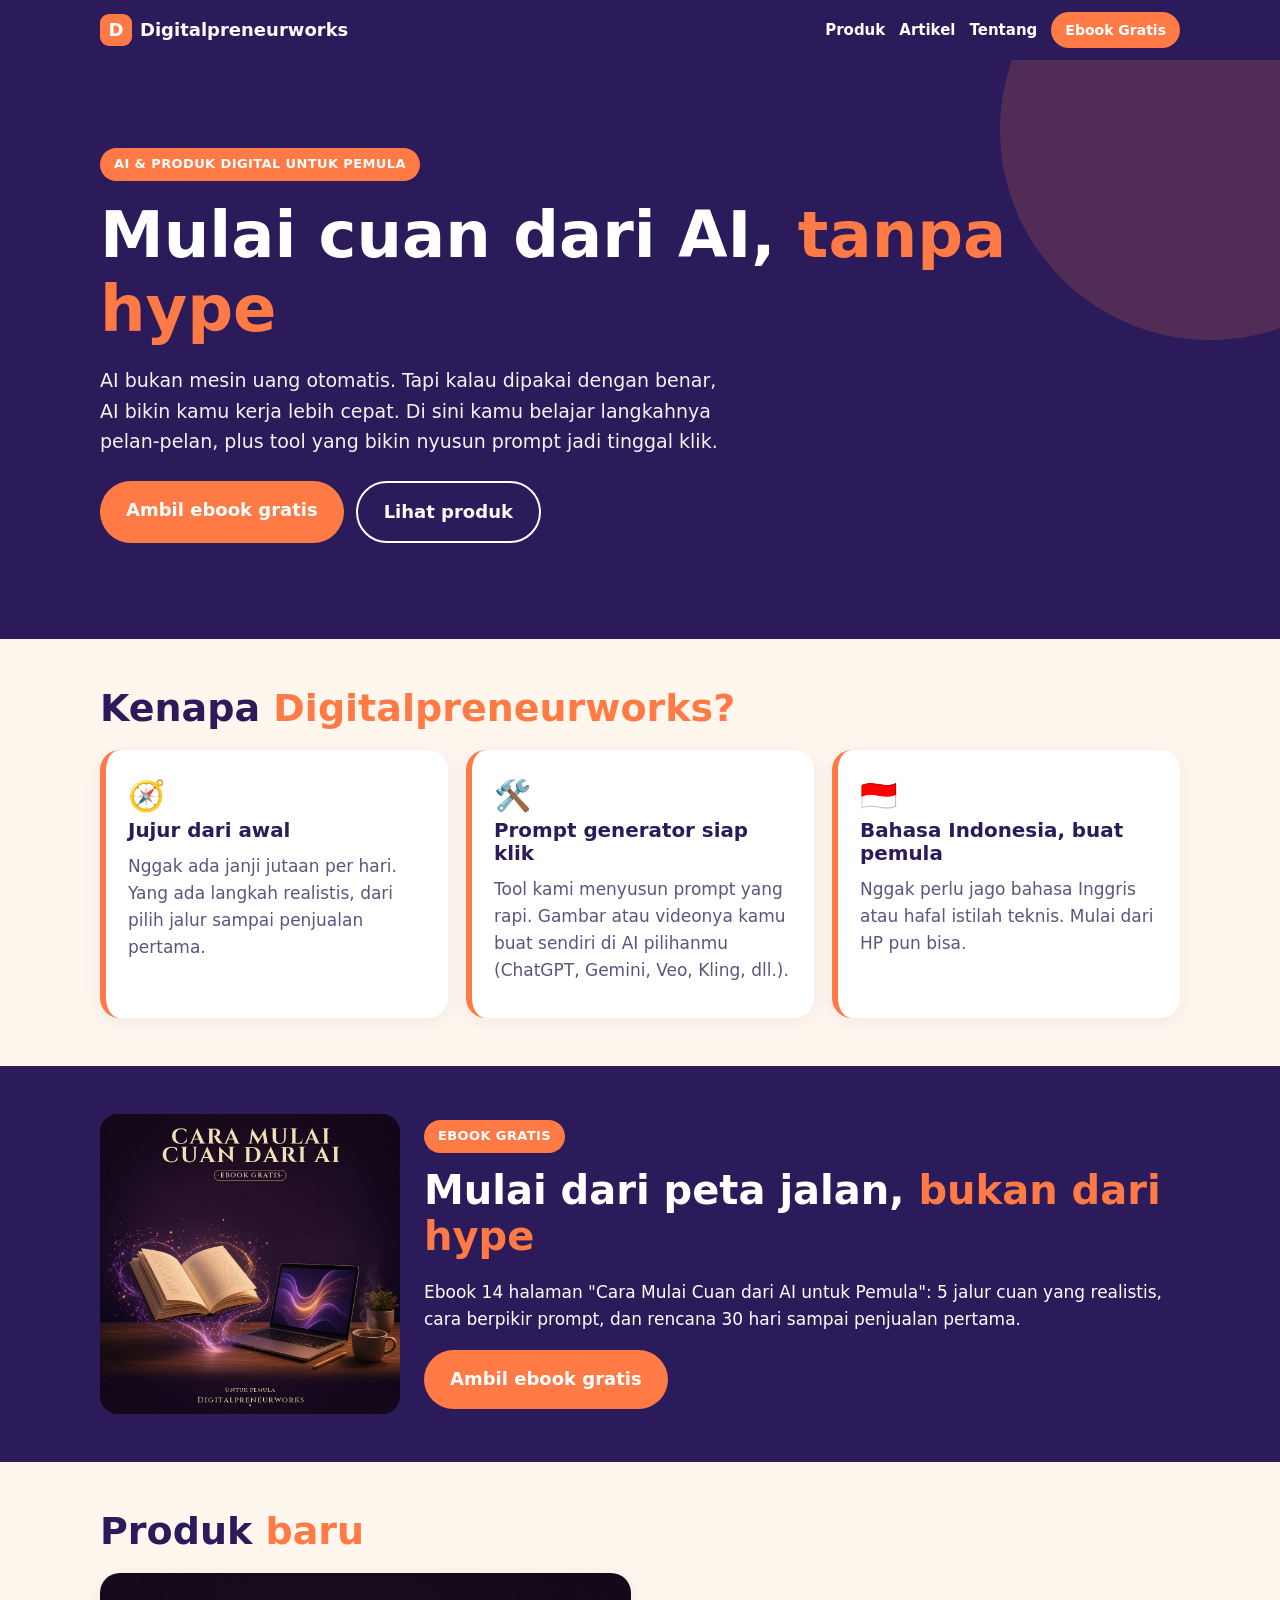
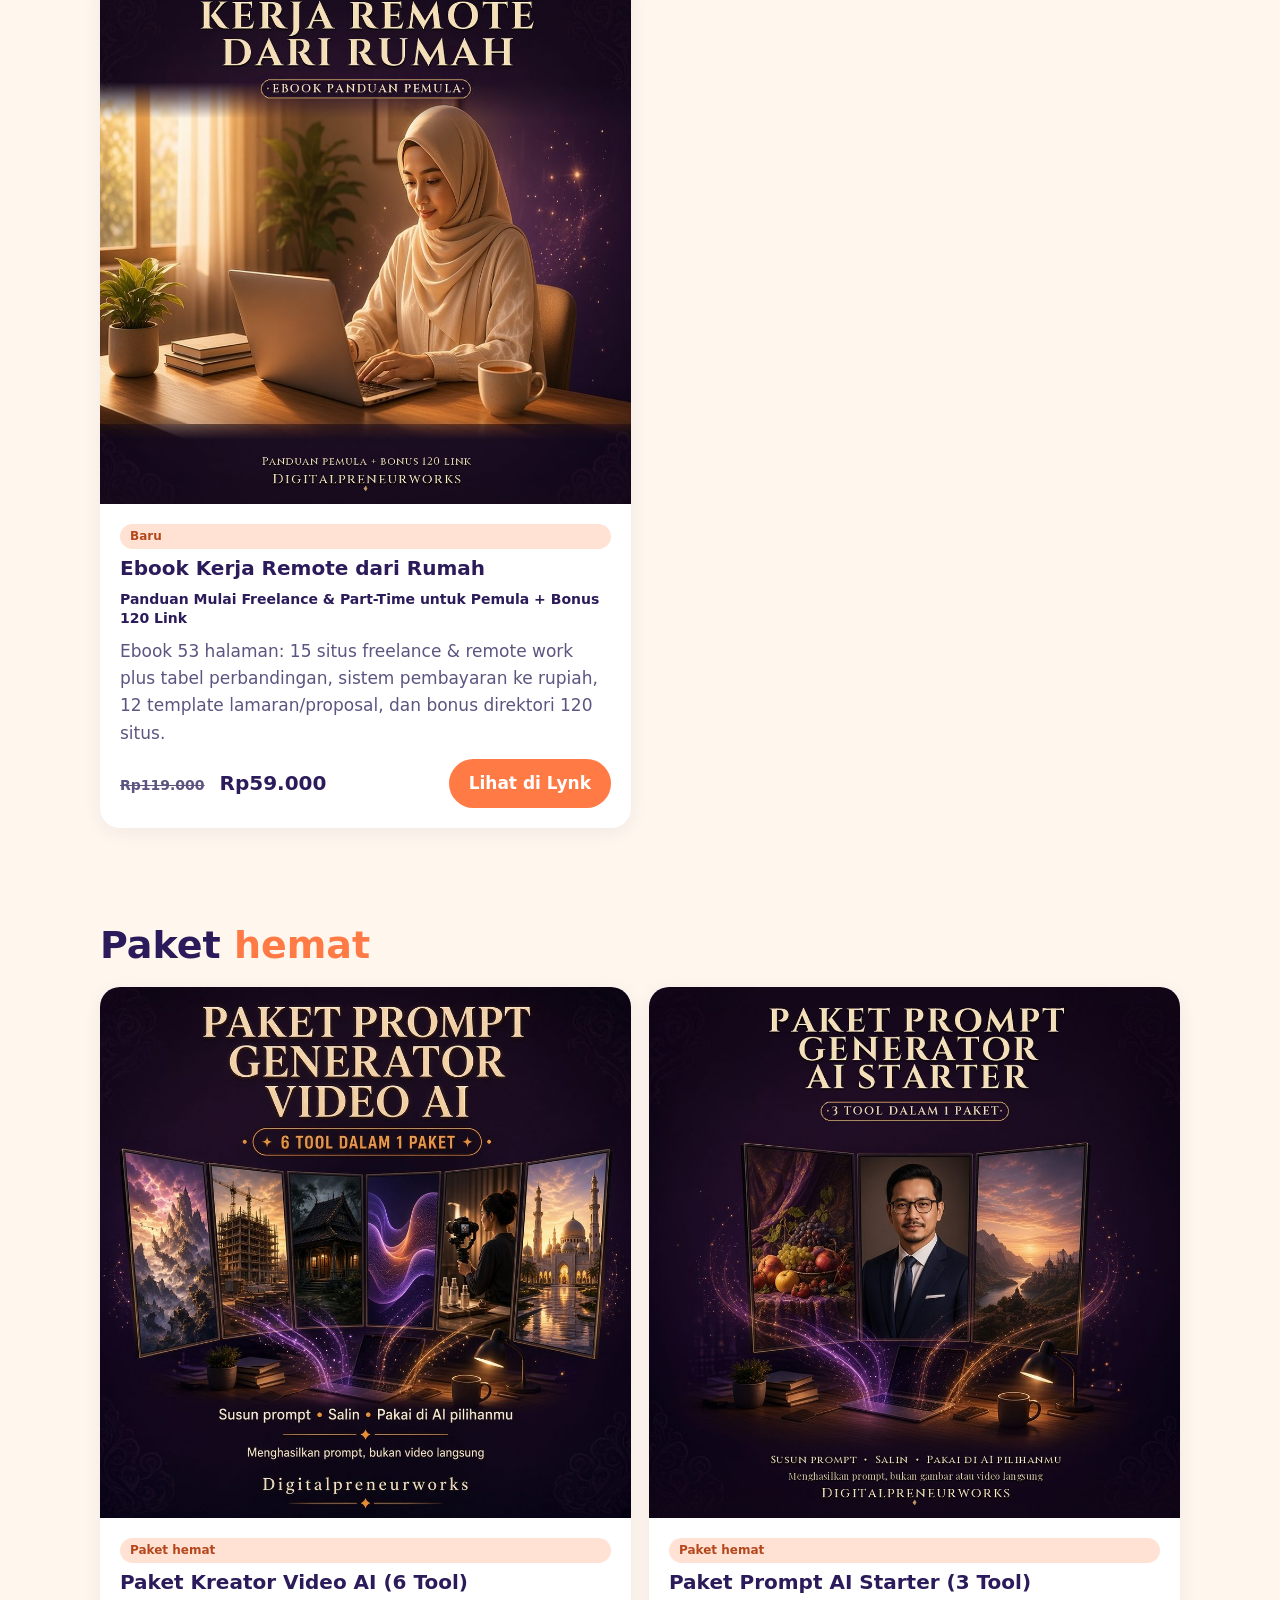
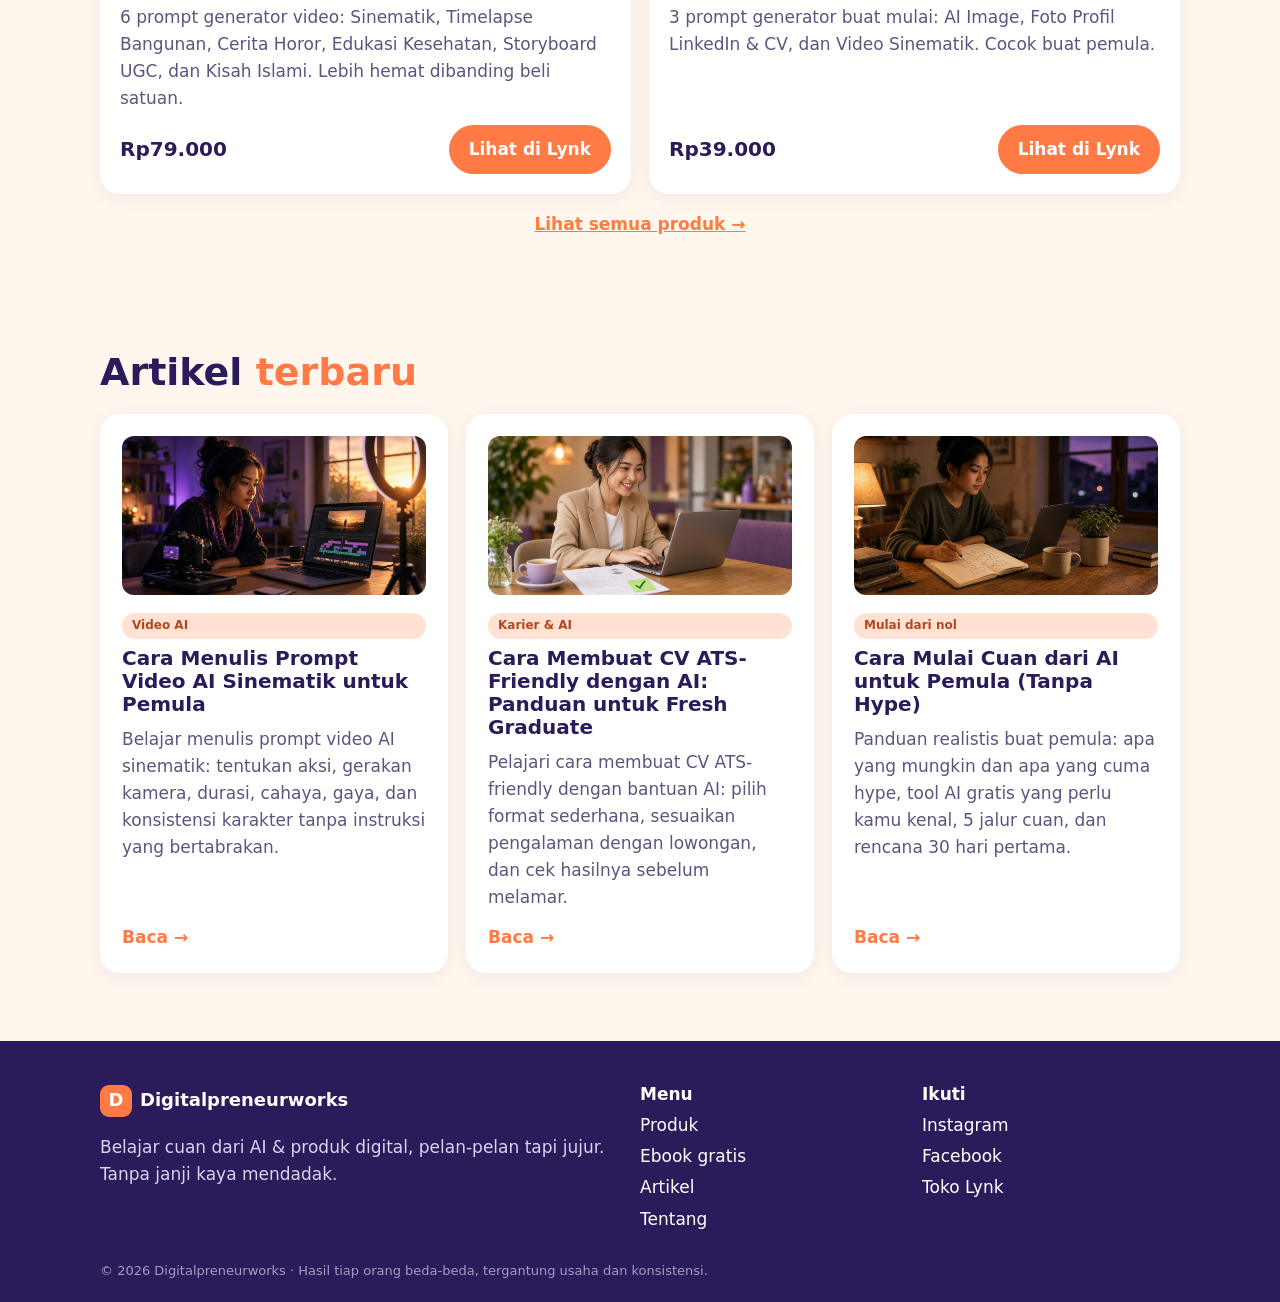
<file: index.html>
<!doctype html><html lang="id"><head><meta charset="utf-8"><meta name="viewport" content="width=device-width,initial-scale=1">
<title>Digitalpreneurworks: Mulai Cuan dari AI &amp; Produk Digital untuk Pemula</title><meta name="description" content="Panduan jujur dan prompt generator buat pemula Indonesia yang mau mulai cuan dari AI dan produk digital. Ambil ebook gratisnya di sini."><link rel="canonical" href="https://andhiniedewi.github.io/digitalpreneurworks/">
<meta property="og:type" content="website"><meta property="og:site_name" content="Digitalpreneurworks"><meta property="og:title" content="Digitalpreneurworks: Mulai Cuan dari AI &amp; Produk Digital untuk Pemula"><meta property="og:description" content="Panduan jujur dan prompt generator buat pemula Indonesia yang mau mulai cuan dari AI dan produk digital. Ambil ebook gratisnya di sini."><meta property="og:url" content="https://andhiniedewi.github.io/digitalpreneurworks/"><meta property="og:image" content="https://andhiniedewi.github.io/digitalpreneurworks/img/og.jpg"><meta property="og:locale" content="id_ID"><meta name="twitter:card" content="summary_large_image">
<link rel="icon" href="favicon.svg" type="image/svg+xml"><link rel="stylesheet" href="style.css"><style>.article-cover{display:block;width:100%;height:auto;aspect-ratio:1200/630;object-fit:cover;border-radius:18px;margin:24px 0 32px}.acard .article-thumb{width:100%;height:auto;aspect-ratio:1200/630;object-fit:cover;border-radius:12px;margin:0 0 18px}</style><meta name="theme-color" content="#2B1B5A"><script type="application/ld+json">{"@context": "https://schema.org", "@type": "Organization", "@id": "https://andhiniedewi.github.io/digitalpreneurworks/#org", "name": "Digitalpreneurworks", "url": "https://andhiniedewi.github.io/digitalpreneurworks/", "logo": "https://andhiniedewi.github.io/digitalpreneurworks/img/og.jpg", "sameAs": ["https://www.instagram.com/digitalpreneurworks/", "https://www.facebook.com/DigitalPreneurWorks/", "https://lynk.id/digitalpreneurworks"]}</script><script type="application/ld+json">{"@context": "https://schema.org", "@type": "WebSite", "name": "Digitalpreneurworks", "url": "https://andhiniedewi.github.io/digitalpreneurworks/", "inLanguage": "id-ID", "publisher": {"@id": "https://andhiniedewi.github.io/digitalpreneurworks/#org"}}</script></head><body>
<header class="hd"><div class="wrap hdi"><a class="logo" href="index.html"><span class="lm">D</span>Digitalpreneurworks</a><nav><a href="produk.html">Produk</a><a href="artikel/index.html">Artikel</a><a href="tentang.html">Tentang</a><a class="btn sm" href="ebook-gratis.html">Ebook Gratis</a></nav></div></header>
<main>
<section class="hero"><div class="c1"></div><div class="wrap"><span class="pill">AI & PRODUK DIGITAL UNTUK PEMULA</span><h1>Mulai cuan dari AI, <b>tanpa hype</b></h1><p class="lead">AI bukan mesin uang otomatis. Tapi kalau dipakai dengan benar, AI bikin kamu kerja lebih cepat. Di sini kamu belajar langkahnya pelan-pelan, plus tool yang bikin nyusun prompt jadi tinggal klik.</p><div class="cta2"><a class="btn lg" href="ebook-gratis.html">Ambil ebook gratis</a><a class="btn lg ghost" href="produk.html">Lihat produk</a></div></div></section>
<section class="wrap sec"><h2 class="st">Kenapa <b>Digitalpreneurworks?</b></h2><div class="grid3">
<div class="vcard"><span class="ic">🧭</span><h3>Jujur dari awal</h3><p>Nggak ada janji jutaan per hari. Yang ada langkah realistis, dari pilih jalur sampai penjualan pertama.</p></div>
<div class="vcard"><span class="ic">🛠️</span><h3>Prompt generator siap klik</h3><p>Tool kami menyusun prompt yang rapi. Gambar atau videonya kamu buat sendiri di AI pilihanmu (ChatGPT, Gemini, Veo, Kling, dll.).</p></div>
<div class="vcard"><span class="ic">🇮🇩</span><h3>Bahasa Indonesia, buat pemula</h3><p>Nggak perlu jago bahasa Inggris atau hafal istilah teknis. Mulai dari HP pun bisa.</p></div></div></section>
<section class="ebox"><div class="wrap ebi"><img src="img/ebook-cuan.jpg" alt="Cover ebook Cara Mulai Cuan dari AI untuk Pemula" width=320 height=320 loading=lazy><div><span class="pill">EBOOK GRATIS</span><h2>Mulai dari peta jalan, <b>bukan dari hype</b></h2><p>Ebook 14 halaman "Cara Mulai Cuan dari AI untuk Pemula": 5 jalur cuan yang realistis, cara berpikir prompt, dan rencana 30 hari sampai penjualan pertama.</p><a class="btn lg" href="ebook-gratis.html">Ambil ebook gratis</a></div></div></section>
<section class="wrap sec"><h2 class="st">Produk <b>baru</b></h2><div class="grid2"><article class="card"><img src="img/ebook-remote.jpg" alt="Ebook Kerja Remote dari Rumah" loading=lazy width=400 height=400><div class="cb"><span class=tag>Baru</span><h3>Ebook Kerja Remote dari Rumah</h3><p class=sub>Panduan Mulai Freelance &amp; Part-Time untuk Pemula + Bonus 120 Link</p><p>Ebook 53 halaman: 15 situs freelance &amp; remote work plus tabel perbandingan, sistem pembayaran ke rupiah, 12 template lamaran/proposal, dan bonus direktori 120 situs.</p><div class="cf"><b class="pr"><s>Rp119.000</s> Rp59.000</b><a class="btn" href="https://lynk.id/digitalpreneurworks/zkqnd385mqd7" target="_blank" rel="noopener">Lihat di Lynk</a></div></div></article></div></section>
<section class="wrap sec"><h2 class="st">Paket <b>hemat</b></h2><div class="grid2"><article class="card"><img src="img/paket-kreator.jpg" alt="Paket Kreator Video AI (6 Tool)" loading=lazy width=400 height=400><div class="cb"><span class=tag>Paket hemat</span><h3>Paket Kreator Video AI (6 Tool)</h3><p>6 prompt generator video: Sinematik, Timelapse Bangunan, Cerita Horor, Edukasi Kesehatan, Storyboard UGC, dan Kisah Islami. Lebih hemat dibanding beli satuan.</p><div class="cf"><b class="pr">Rp79.000</b><a class="btn" href="https://lynk.id/digitalpreneurworks/608yvyg38zxo" target="_blank" rel="noopener">Lihat di Lynk</a></div></div></article><article class="card"><img src="img/paket-starter.jpg" alt="Paket Prompt AI Starter (3 Tool)" loading=lazy width=400 height=400><div class="cb"><span class=tag>Paket hemat</span><h3>Paket Prompt AI Starter (3 Tool)</h3><p>3 prompt generator buat mulai: AI Image, Foto Profil LinkedIn & CV, dan Video Sinematik. Cocok buat pemula.</p><div class="cf"><b class="pr">Rp39.000</b><a class="btn" href="https://lynk.id/digitalpreneurworks/558w6wjx9p50" target="_blank" rel="noopener">Lihat di Lynk</a></div></div></article></div><p class="center"><a href="produk.html" class="lnk">Lihat semua produk →</a></p></section>
<section class="wrap sec"><h2 class="st">Artikel <b>terbaru</b></h2><div class="grid3"><a class="acard" href="artikel/cara-menulis-prompt-video-ai-sinematik.html"><img class="article-thumb" src="img/artikel-cara-menulis-prompt-video-ai-sinematik.jpg" alt="Cara Menulis Prompt Video AI Sinematik untuk Pemula" width="1200" height="630" loading="lazy"><span class="tag">Video AI</span><h3>Cara Menulis Prompt Video AI Sinematik untuk Pemula</h3><p>Belajar menulis prompt video AI sinematik: tentukan aksi, gerakan kamera, durasi, cahaya, gaya, dan konsistensi karakter tanpa instruksi yang bertabrakan.</p><span class="more">Baca →</span></a><a class="acard" href="artikel/cara-membuat-cv-ats-friendly-dengan-ai.html"><img class="article-thumb" src="img/artikel-cara-membuat-cv-ats-friendly-dengan-ai.jpg" alt="Cara Membuat CV ATS-Friendly dengan AI: Panduan untuk Fresh Graduate" width="1200" height="630" loading="lazy"><span class="tag">Karier & AI</span><h3>Cara Membuat CV ATS-Friendly dengan AI: Panduan untuk Fresh Graduate</h3><p>Pelajari cara membuat CV ATS-friendly dengan bantuan AI: pilih format sederhana, sesuaikan pengalaman dengan lowongan, dan cek hasilnya sebelum melamar.</p><span class="more">Baca →</span></a><a class="acard" href="artikel/cara-mulai-cuan-dari-ai-untuk-pemula.html"><img class="article-thumb" src="img/artikel-cara-mulai-cuan-dari-ai-untuk-pemula.jpg" alt="Cara Mulai Cuan dari AI untuk Pemula (Tanpa Hype)" width="1200" height="630" loading="lazy"><span class="tag">Mulai dari nol</span><h3>Cara Mulai Cuan dari AI untuk Pemula (Tanpa Hype)</h3><p>Panduan realistis buat pemula: apa yang mungkin dan apa yang cuma hype, tool AI gratis yang perlu kamu kenal, 5 jalur cuan, dan rencana 30 hari pertama.</p><span class="more">Baca →</span></a></div></section></main>
<footer class="ft"><div class="wrap fti"><div><a class="logo" href="index.html"><span class="lm">D</span>Digitalpreneurworks</a><p>Belajar cuan dari AI &amp; produk digital, pelan-pelan tapi jujur. Tanpa janji kaya mendadak.</p></div>
<div><b>Menu</b><a href="produk.html">Produk</a><a href="ebook-gratis.html">Ebook gratis</a><a href="artikel/index.html">Artikel</a><a href="tentang.html">Tentang</a></div>
<div><b>Ikuti</b><a href="https://www.instagram.com/digitalpreneurworks/" rel="noopener" target="_blank">Instagram</a><a href="https://www.facebook.com/DigitalPreneurWorks/" rel="noopener" target="_blank">Facebook</a><a href="https://lynk.id/digitalpreneurworks" rel="noopener" target="_blank">Toko Lynk</a></div></div>
<p class="wrap cp">© 2026 Digitalpreneurworks · Hasil tiap orang beda-beda, tergantung usaha dan konsistensi.</p></footer></body></html>
</file>
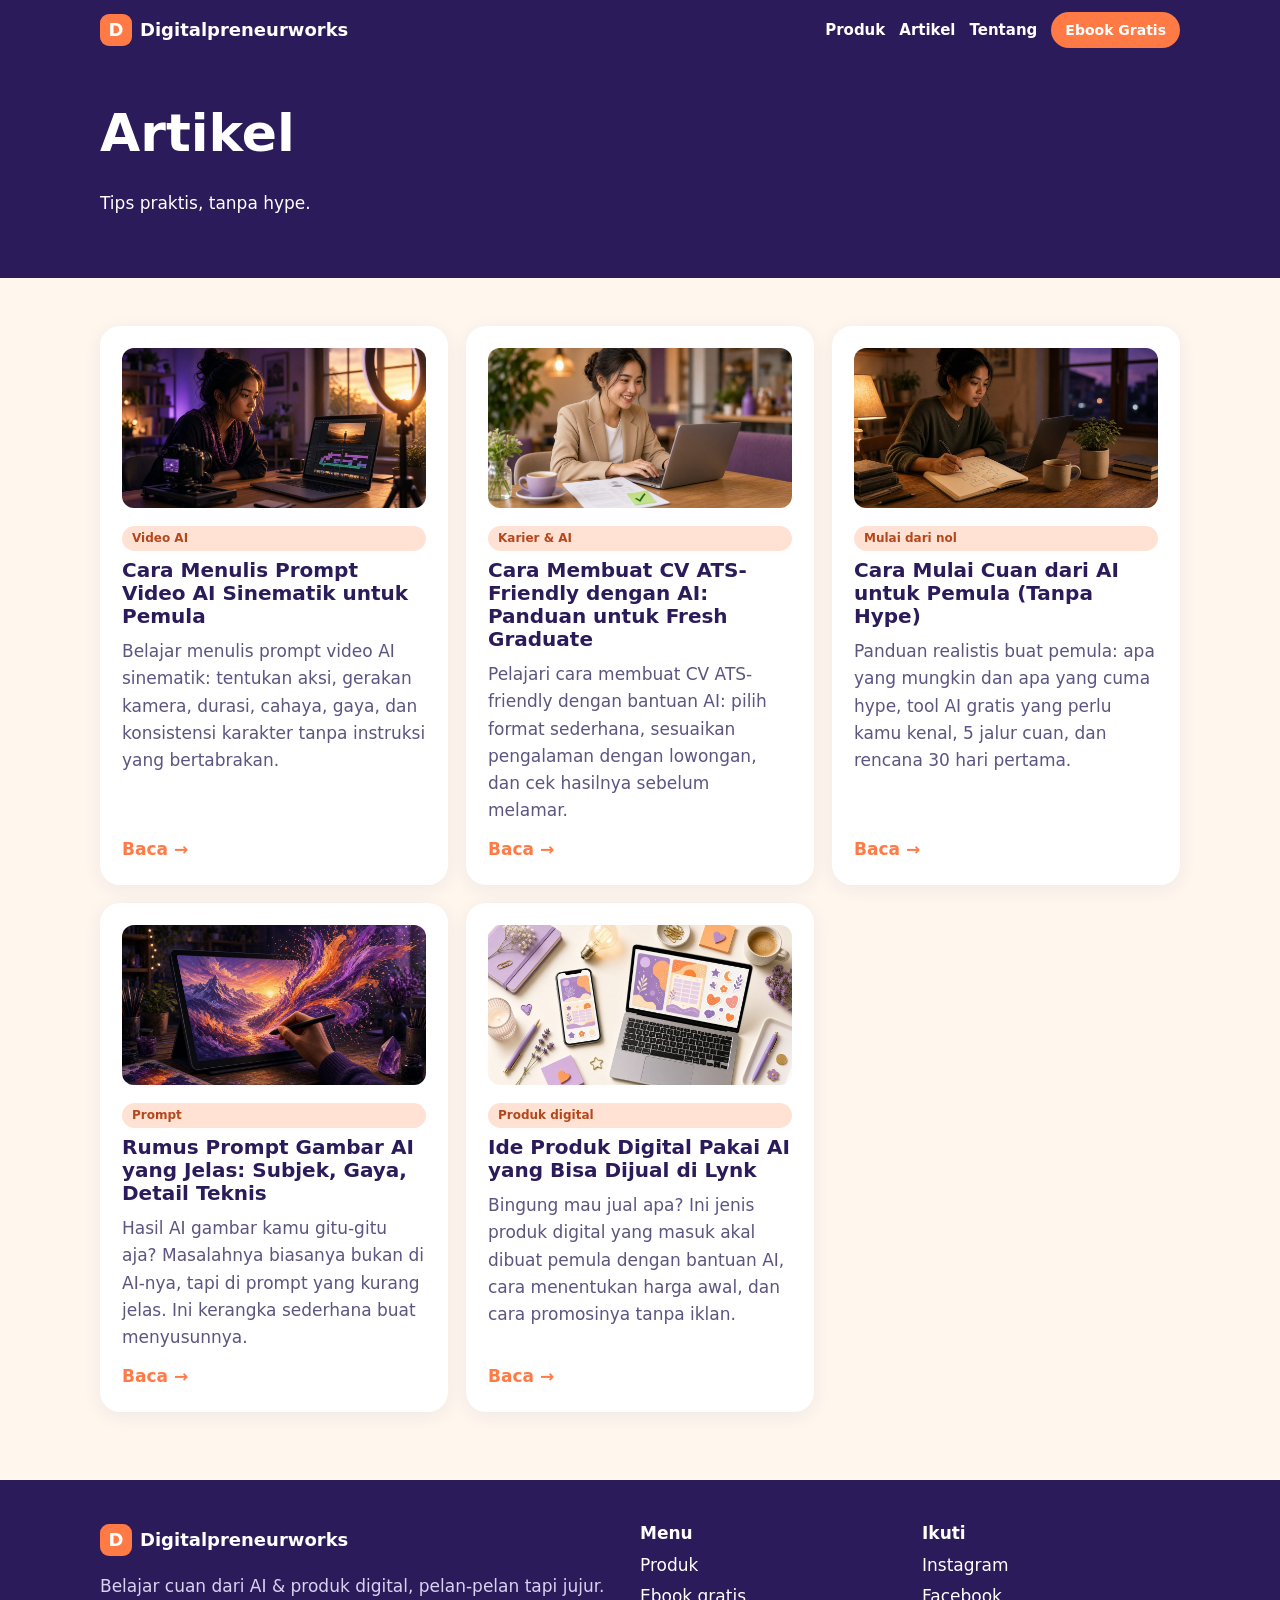
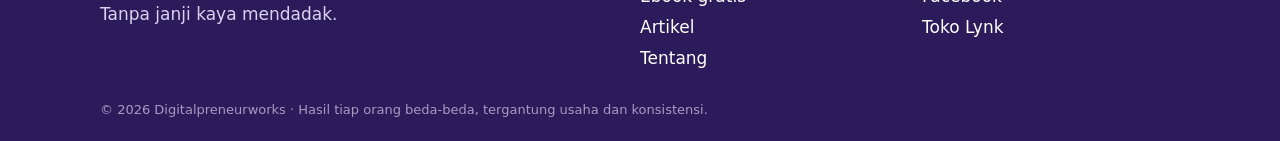
<file: artikel/index.html>
<!doctype html><html lang="id"><head><meta charset="utf-8"><meta name="viewport" content="width=device-width,initial-scale=1">
<title>Artikel: Belajar AI &amp; Produk Digital untuk Pemula | Digitalpreneurworks</title><meta name="description" content="Artikel praktis berbahasa Indonesia tentang cara mulai cuan dari AI, menulis prompt yang jelas, dan ide produk digital untuk pemula."><link rel="canonical" href="https://andhiniedewi.github.io/digitalpreneurworks/artikel/index.html">
<meta property="og:type" content="website"><meta property="og:site_name" content="Digitalpreneurworks"><meta property="og:title" content="Artikel: Belajar AI &amp; Produk Digital untuk Pemula | Digitalpreneurworks"><meta property="og:description" content="Artikel praktis berbahasa Indonesia tentang cara mulai cuan dari AI, menulis prompt yang jelas, dan ide produk digital untuk pemula."><meta property="og:url" content="https://andhiniedewi.github.io/digitalpreneurworks/artikel/index.html"><meta property="og:image" content="https://andhiniedewi.github.io/digitalpreneurworks/img/og.jpg"><meta property="og:locale" content="id_ID"><meta name="twitter:card" content="summary_large_image">
<link rel="icon" href="../favicon.svg" type="image/svg+xml"><link rel="stylesheet" href="../style.css"><style>.article-cover{display:block;width:100%;height:auto;aspect-ratio:1200/630;object-fit:cover;border-radius:18px;margin:24px 0 32px}.acard .article-thumb{width:100%;height:auto;aspect-ratio:1200/630;object-fit:cover;border-radius:12px;margin:0 0 18px}</style><meta name="theme-color" content="#2B1B5A"></head><body>
<header class="hd"><div class="wrap hdi"><a class="logo" href="../index.html"><span class="lm">D</span>Digitalpreneurworks</a><nav><a href="../produk.html">Produk</a><a href="../artikel/index.html">Artikel</a><a href="../tentang.html">Tentang</a><a class="btn sm" href="../ebook-gratis.html">Ebook Gratis</a></nav></div></header>
<main><section class="phead"><div class="wrap"><h1>Artikel</h1><p>Tips praktis, tanpa hype.</p></div></section><section class="wrap sec"><div class="grid3"><a class="acard" href="../artikel/cara-menulis-prompt-video-ai-sinematik.html"><img class="article-thumb" src="../img/artikel-cara-menulis-prompt-video-ai-sinematik.jpg" alt="Cara Menulis Prompt Video AI Sinematik untuk Pemula" width="1200" height="630" loading="lazy"><span class="tag">Video AI</span><h3>Cara Menulis Prompt Video AI Sinematik untuk Pemula</h3><p>Belajar menulis prompt video AI sinematik: tentukan aksi, gerakan kamera, durasi, cahaya, gaya, dan konsistensi karakter tanpa instruksi yang bertabrakan.</p><span class="more">Baca →</span></a><a class="acard" href="../artikel/cara-membuat-cv-ats-friendly-dengan-ai.html"><img class="article-thumb" src="../img/artikel-cara-membuat-cv-ats-friendly-dengan-ai.jpg" alt="Cara Membuat CV ATS-Friendly dengan AI: Panduan untuk Fresh Graduate" width="1200" height="630" loading="lazy"><span class="tag">Karier & AI</span><h3>Cara Membuat CV ATS-Friendly dengan AI: Panduan untuk Fresh Graduate</h3><p>Pelajari cara membuat CV ATS-friendly dengan bantuan AI: pilih format sederhana, sesuaikan pengalaman dengan lowongan, dan cek hasilnya sebelum melamar.</p><span class="more">Baca →</span></a><a class="acard" href="../artikel/cara-mulai-cuan-dari-ai-untuk-pemula.html"><img class="article-thumb" src="../img/artikel-cara-mulai-cuan-dari-ai-untuk-pemula.jpg" alt="Cara Mulai Cuan dari AI untuk Pemula (Tanpa Hype)" width="1200" height="630" loading="lazy"><span class="tag">Mulai dari nol</span><h3>Cara Mulai Cuan dari AI untuk Pemula (Tanpa Hype)</h3><p>Panduan realistis buat pemula: apa yang mungkin dan apa yang cuma hype, tool AI gratis yang perlu kamu kenal, 5 jalur cuan, dan rencana 30 hari pertama.</p><span class="more">Baca →</span></a><a class="acard" href="../artikel/rumus-prompt-gambar-ai.html"><img class="article-thumb" src="../img/artikel-rumus-prompt-gambar-ai.jpg" alt="Rumus Prompt Gambar AI yang Jelas: Subjek, Gaya, Detail Teknis" width="1200" height="630" loading="lazy"><span class="tag">Prompt</span><h3>Rumus Prompt Gambar AI yang Jelas: Subjek, Gaya, Detail Teknis</h3><p>Hasil AI gambar kamu gitu-gitu aja? Masalahnya biasanya bukan di AI-nya, tapi di prompt yang kurang jelas. Ini kerangka sederhana buat menyusunnya.</p><span class="more">Baca →</span></a><a class="acard" href="../artikel/ide-produk-digital-pakai-ai.html"><img class="article-thumb" src="../img/artikel-ide-produk-digital-pakai-ai.jpg" alt="Ide Produk Digital Pakai AI yang Bisa Dijual di Lynk" width="1200" height="630" loading="lazy"><span class="tag">Produk digital</span><h3>Ide Produk Digital Pakai AI yang Bisa Dijual di Lynk</h3><p>Bingung mau jual apa? Ini jenis produk digital yang masuk akal dibuat pemula dengan bantuan AI, cara menentukan harga awal, dan cara promosinya tanpa iklan.</p><span class="more">Baca →</span></a></div></section></main>
<footer class="ft"><div class="wrap fti"><div><a class="logo" href="../index.html"><span class="lm">D</span>Digitalpreneurworks</a><p>Belajar cuan dari AI &amp; produk digital, pelan-pelan tapi jujur. Tanpa janji kaya mendadak.</p></div>
<div><b>Menu</b><a href="../produk.html">Produk</a><a href="../ebook-gratis.html">Ebook gratis</a><a href="../artikel/index.html">Artikel</a><a href="../tentang.html">Tentang</a></div>
<div><b>Ikuti</b><a href="https://www.instagram.com/digitalpreneurworks/" rel="noopener" target="_blank">Instagram</a><a href="https://www.facebook.com/DigitalPreneurWorks/" rel="noopener" target="_blank">Facebook</a><a href="https://lynk.id/digitalpreneurworks" rel="noopener" target="_blank">Toko Lynk</a></div></div>
<p class="wrap cp">© 2026 Digitalpreneurworks · Hasil tiap orang beda-beda, tergantung usaha dan konsistensi.</p></footer></body></html>
</file>
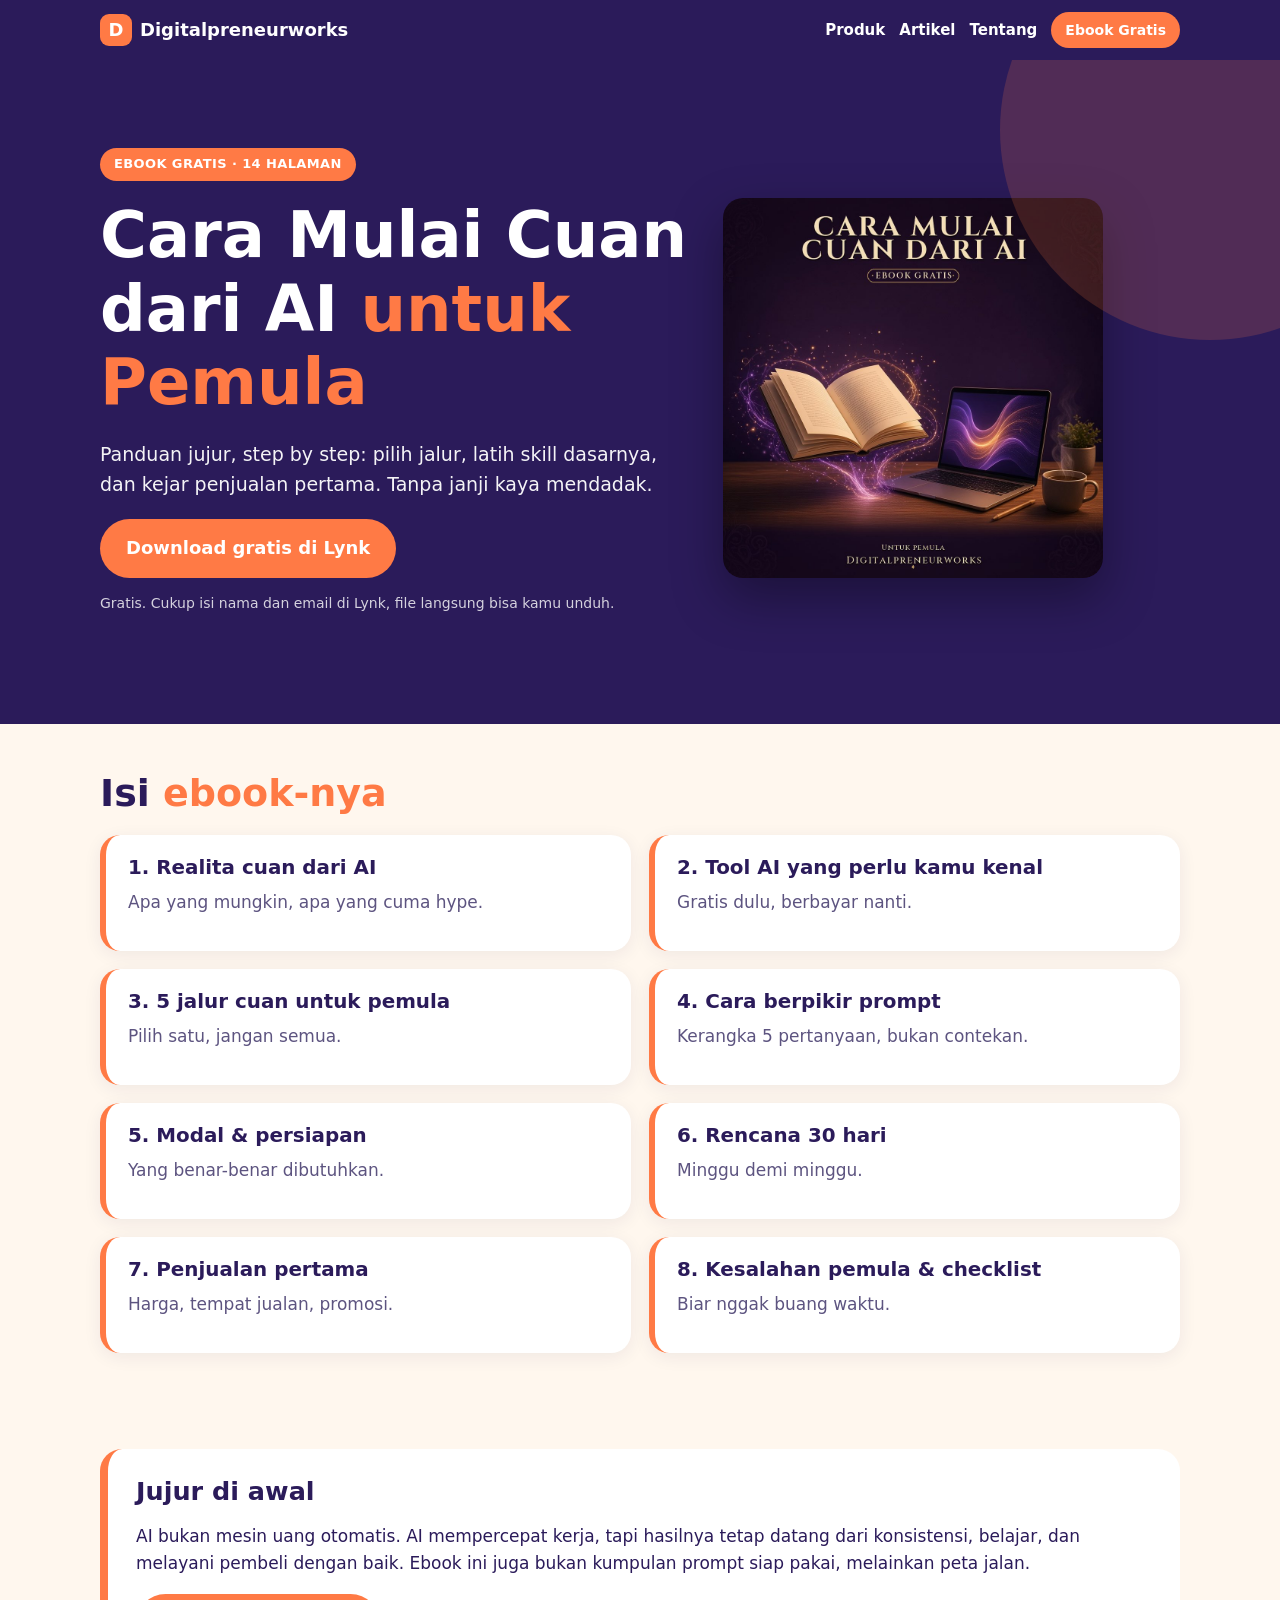
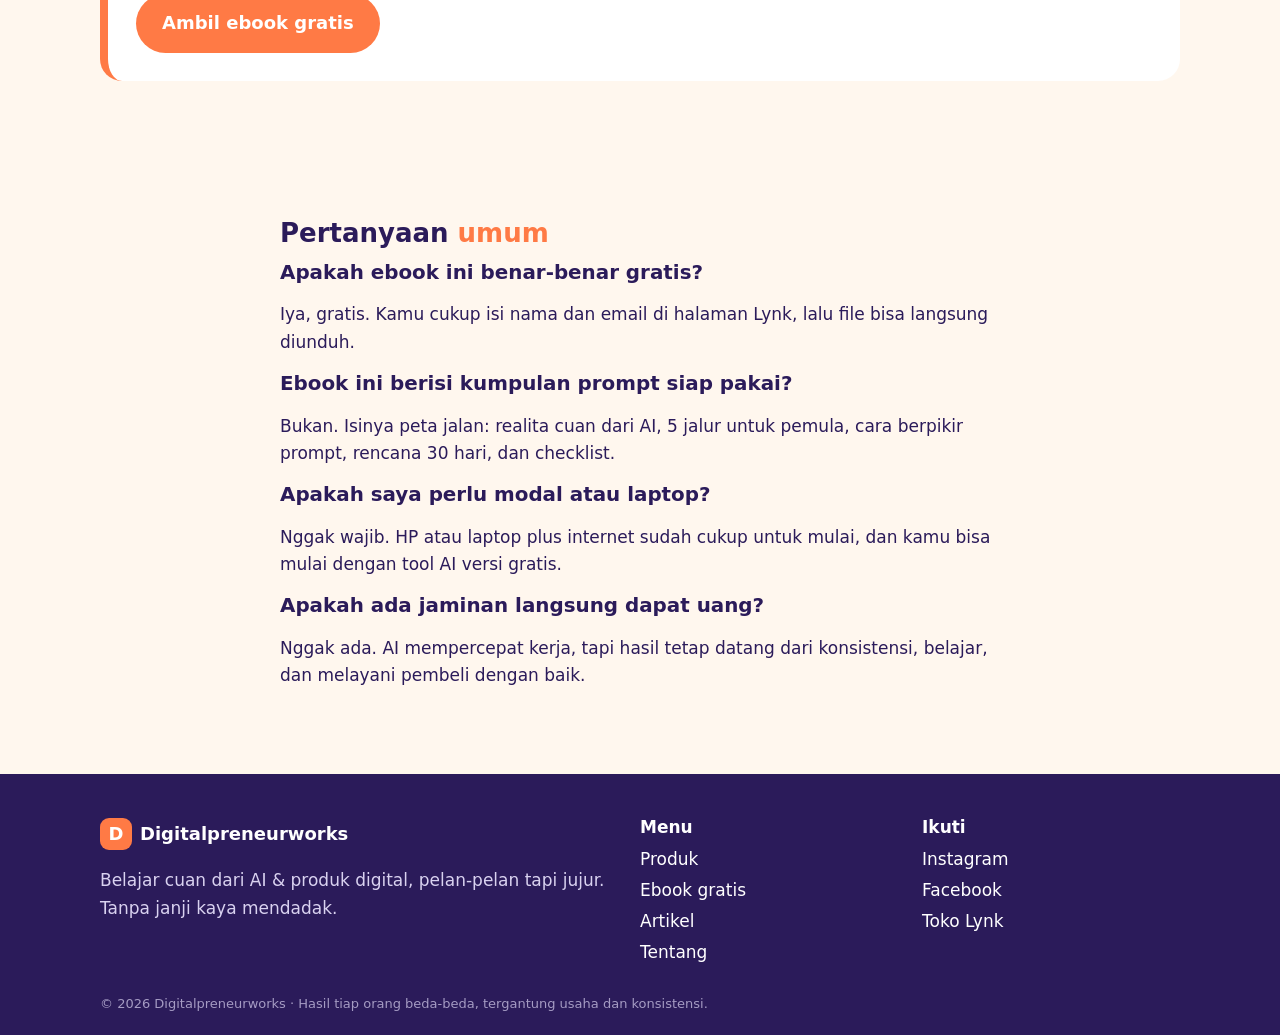
<file: ebook-gratis.html>
<!doctype html><html lang="id"><head><meta charset="utf-8"><meta name="viewport" content="width=device-width,initial-scale=1">
<title>Ebook Gratis: Cara Mulai Cuan dari AI untuk Pemula | Digitalpreneurworks</title><meta name="description" content="Download gratis ebook 14 halaman: 5 jalur cuan dari AI untuk pemula, cara berpikir prompt, rencana 30 hari, dan checklist. Tanpa janji kaya mendadak."><link rel="canonical" href="https://andhiniedewi.github.io/digitalpreneurworks/ebook-gratis.html">
<meta property="og:type" content="website"><meta property="og:site_name" content="Digitalpreneurworks"><meta property="og:title" content="Ebook Gratis: Cara Mulai Cuan dari AI untuk Pemula | Digitalpreneurworks"><meta property="og:description" content="Download gratis ebook 14 halaman: 5 jalur cuan dari AI untuk pemula, cara berpikir prompt, rencana 30 hari, dan checklist. Tanpa janji kaya mendadak."><meta property="og:url" content="https://andhiniedewi.github.io/digitalpreneurworks/ebook-gratis.html"><meta property="og:image" content="https://andhiniedewi.github.io/digitalpreneurworks/img/og.jpg"><meta property="og:locale" content="id_ID"><meta name="twitter:card" content="summary_large_image">
<link rel="icon" href="favicon.svg" type="image/svg+xml"><link rel="stylesheet" href="style.css"><style>.article-cover{display:block;width:100%;height:auto;aspect-ratio:1200/630;object-fit:cover;border-radius:18px;margin:24px 0 32px}.acard .article-thumb{width:100%;height:auto;aspect-ratio:1200/630;object-fit:cover;border-radius:12px;margin:0 0 18px}</style><meta name="theme-color" content="#2B1B5A"><script type="application/ld+json">{"@context": "https://schema.org", "@type": "FAQPage", "mainEntity": [{"@type": "Question", "name": "Apakah ebook ini benar-benar gratis?", "acceptedAnswer": {"@type": "Answer", "text": "Iya, gratis. Kamu cukup isi nama dan email di halaman Lynk, lalu file bisa langsung diunduh."}}, {"@type": "Question", "name": "Ebook ini berisi kumpulan prompt siap pakai?", "acceptedAnswer": {"@type": "Answer", "text": "Bukan. Isinya peta jalan: realita cuan dari AI, 5 jalur untuk pemula, cara berpikir prompt, rencana 30 hari, dan checklist."}}, {"@type": "Question", "name": "Apakah saya perlu modal atau laptop?", "acceptedAnswer": {"@type": "Answer", "text": "Nggak wajib. HP atau laptop plus internet sudah cukup untuk mulai, dan kamu bisa mulai dengan tool AI versi gratis."}}, {"@type": "Question", "name": "Apakah ada jaminan langsung dapat uang?", "acceptedAnswer": {"@type": "Answer", "text": "Nggak ada. AI mempercepat kerja, tapi hasil tetap datang dari konsistensi, belajar, dan melayani pembeli dengan baik."}}]}</script></head><body>
<header class="hd"><div class="wrap hdi"><a class="logo" href="index.html"><span class="lm">D</span>Digitalpreneurworks</a><nav><a href="produk.html">Produk</a><a href="artikel/index.html">Artikel</a><a href="tentang.html">Tentang</a><a class="btn sm" href="ebook-gratis.html">Ebook Gratis</a></nav></div></header>
<main>
<section class="hero"><div class="c1"></div><div class="wrap lp"><div><span class="pill">EBOOK GRATIS · 14 HALAMAN</span><h1>Cara Mulai Cuan dari AI <b>untuk Pemula</b></h1><p class="lead">Panduan jujur, step by step: pilih jalur, latih skill dasarnya, dan kejar penjualan pertama. Tanpa janji kaya mendadak.</p><a class="btn lg" href="https://lynk.id/digitalpreneurworks/vv1rgrvokk6k" target="_blank" rel="noopener">Download gratis di Lynk</a><p class="small">Gratis. Cukup isi nama dan email di Lynk, file langsung bisa kamu unduh.</p></div><img class="lpimg" src="img/ebook-cuan.jpg" alt="Cover ebook" width=420 height=420></div></section>
<section class="wrap sec"><h2 class="st">Isi <b>ebook-nya</b></h2><div class="grid2 list">
<div class="vcard"><h3>1. Realita cuan dari AI</h3><p>Apa yang mungkin, apa yang cuma hype.</p></div><div class="vcard"><h3>2. Tool AI yang perlu kamu kenal</h3><p>Gratis dulu, berbayar nanti.</p></div><div class="vcard"><h3>3. 5 jalur cuan untuk pemula</h3><p>Pilih satu, jangan semua.</p></div><div class="vcard"><h3>4. Cara berpikir prompt</h3><p>Kerangka 5 pertanyaan, bukan contekan.</p></div><div class="vcard"><h3>5. Modal & persiapan</h3><p>Yang benar-benar dibutuhkan.</p></div><div class="vcard"><h3>6. Rencana 30 hari</h3><p>Minggu demi minggu.</p></div><div class="vcard"><h3>7. Penjualan pertama</h3><p>Harga, tempat jualan, promosi.</p></div><div class="vcard"><h3>8. Kesalahan pemula & checklist</h3><p>Biar nggak buang waktu.</p></div>
</div></section>
<section class="wrap sec"><div class="honest"><h2>Jujur di awal</h2><p>AI bukan mesin uang otomatis. AI mempercepat kerja, tapi hasilnya tetap datang dari konsistensi, belajar, dan melayani pembeli dengan baik. Ebook ini juga bukan kumpulan prompt siap pakai, melainkan peta jalan.</p><a class="btn lg" href="https://lynk.id/digitalpreneurworks/vv1rgrvokk6k" target="_blank" rel="noopener">Ambil ebook gratis</a></div></section><section class="wrap sec prose"><h2 class="st">Pertanyaan <b>umum</b></h2><h3>Apakah ebook ini benar-benar gratis?</h3><p>Iya, gratis. Kamu cukup isi nama dan email di halaman Lynk, lalu file bisa langsung diunduh.</p><h3>Ebook ini berisi kumpulan prompt siap pakai?</h3><p>Bukan. Isinya peta jalan: realita cuan dari AI, 5 jalur untuk pemula, cara berpikir prompt, rencana 30 hari, dan checklist.</p><h3>Apakah saya perlu modal atau laptop?</h3><p>Nggak wajib. HP atau laptop plus internet sudah cukup untuk mulai, dan kamu bisa mulai dengan tool AI versi gratis.</p><h3>Apakah ada jaminan langsung dapat uang?</h3><p>Nggak ada. AI mempercepat kerja, tapi hasil tetap datang dari konsistensi, belajar, dan melayani pembeli dengan baik.</p></section></main>
<footer class="ft"><div class="wrap fti"><div><a class="logo" href="index.html"><span class="lm">D</span>Digitalpreneurworks</a><p>Belajar cuan dari AI &amp; produk digital, pelan-pelan tapi jujur. Tanpa janji kaya mendadak.</p></div>
<div><b>Menu</b><a href="produk.html">Produk</a><a href="ebook-gratis.html">Ebook gratis</a><a href="artikel/index.html">Artikel</a><a href="tentang.html">Tentang</a></div>
<div><b>Ikuti</b><a href="https://www.instagram.com/digitalpreneurworks/" rel="noopener" target="_blank">Instagram</a><a href="https://www.facebook.com/DigitalPreneurWorks/" rel="noopener" target="_blank">Facebook</a><a href="https://lynk.id/digitalpreneurworks" rel="noopener" target="_blank">Toko Lynk</a></div></div>
<p class="wrap cp">© 2026 Digitalpreneurworks · Hasil tiap orang beda-beda, tergantung usaha dan konsistensi.</p></footer></body></html>
</file>
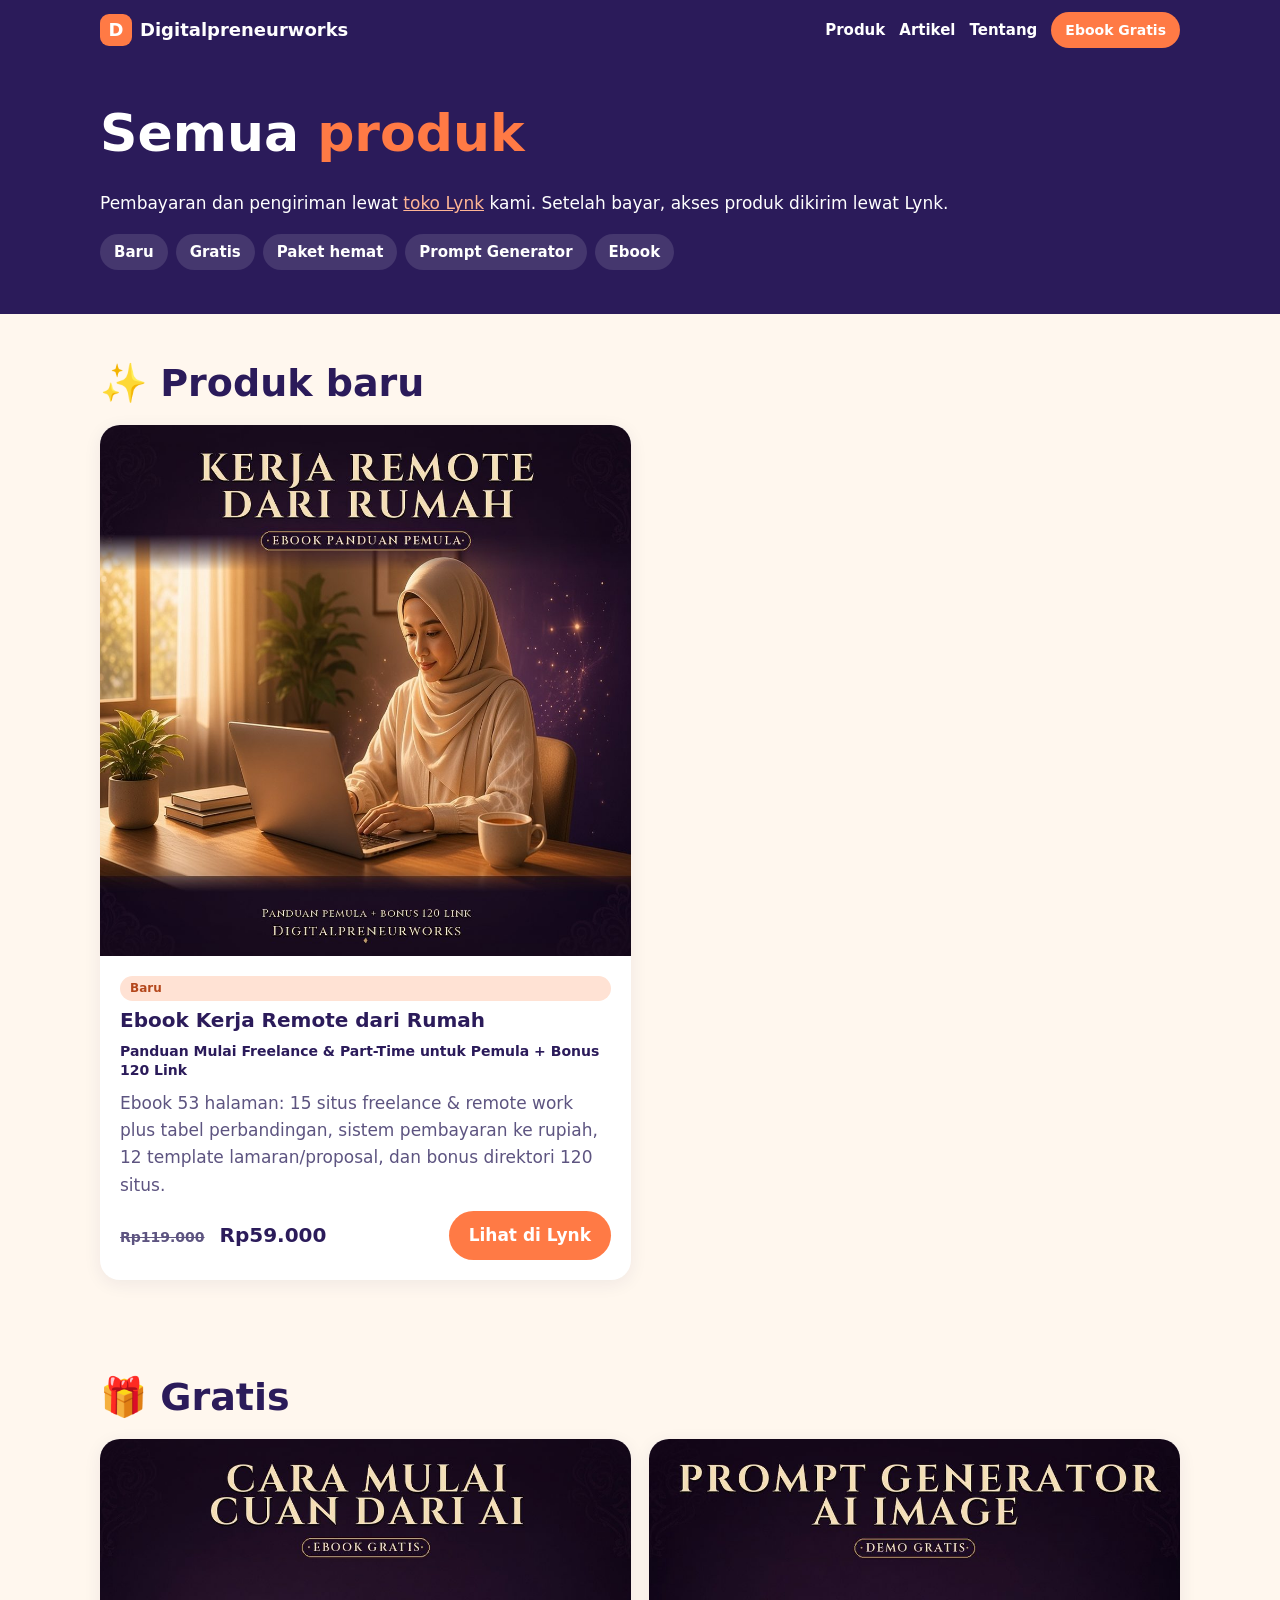
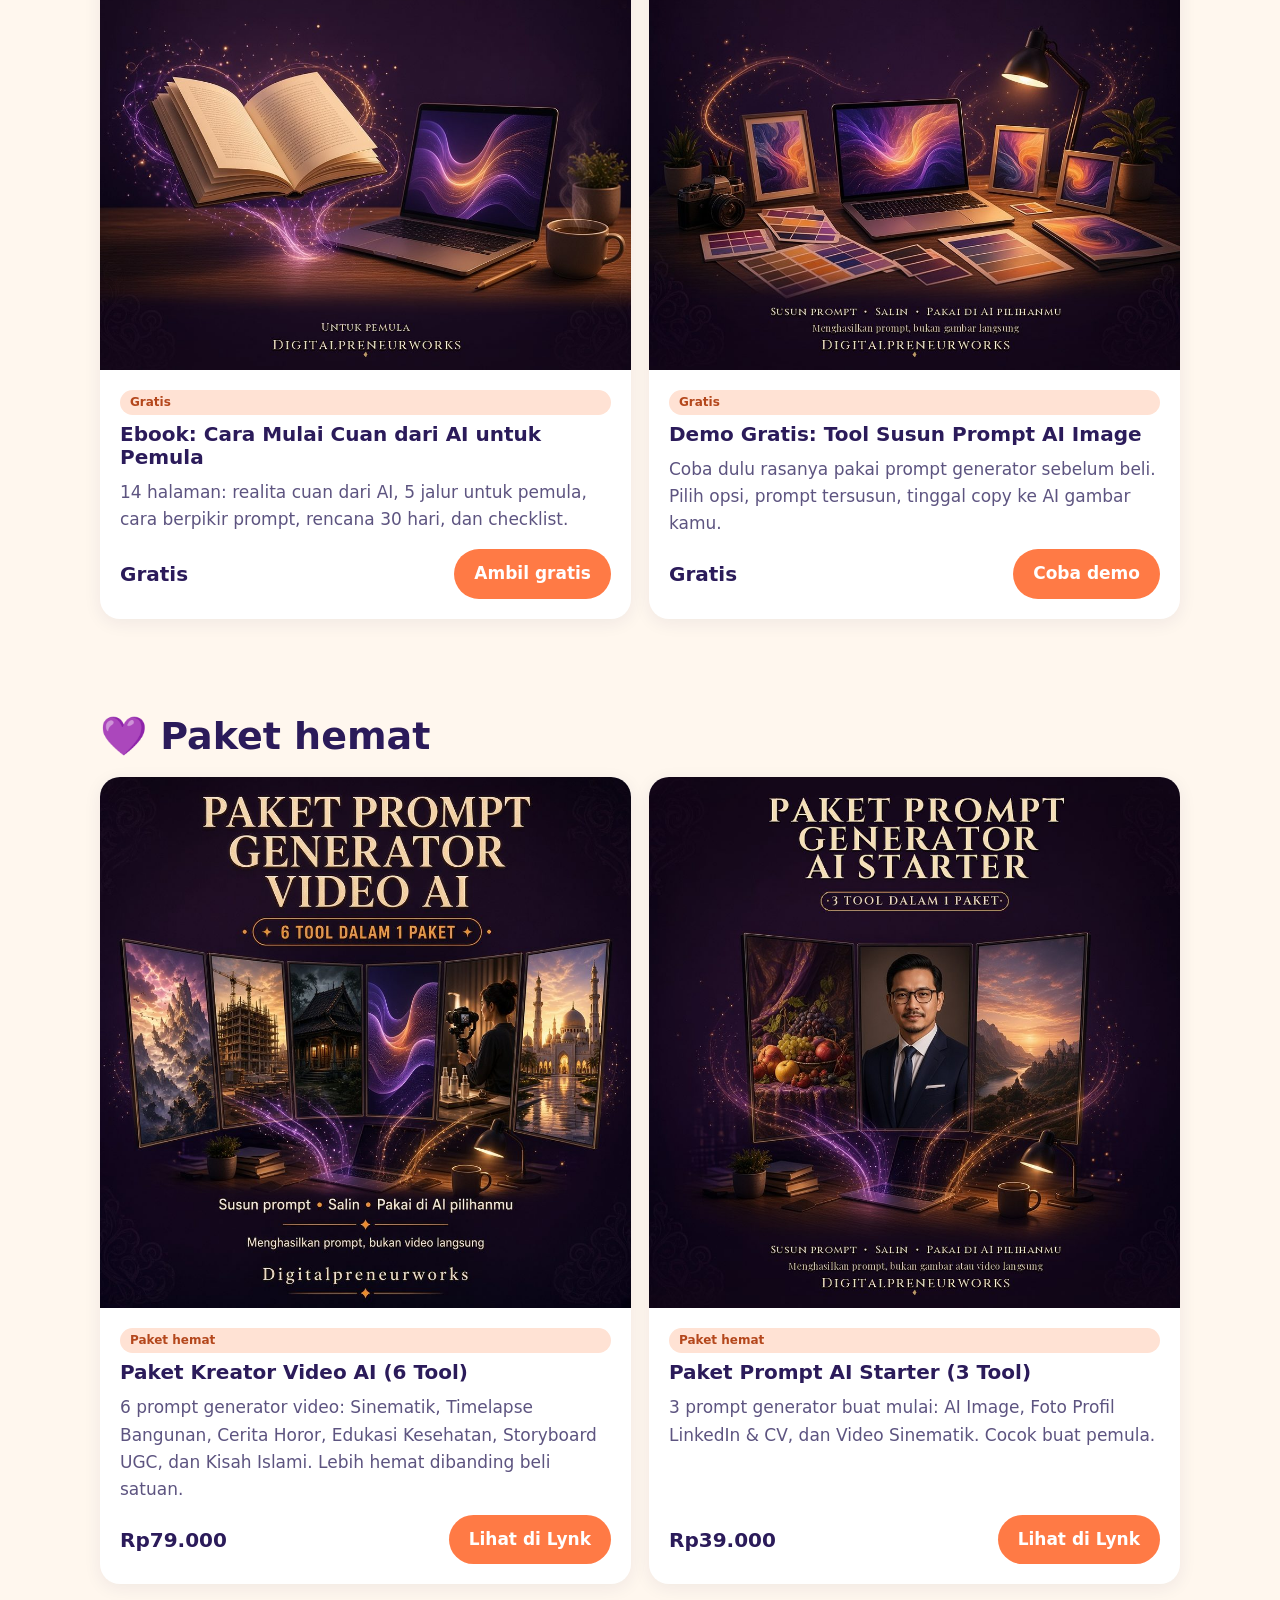
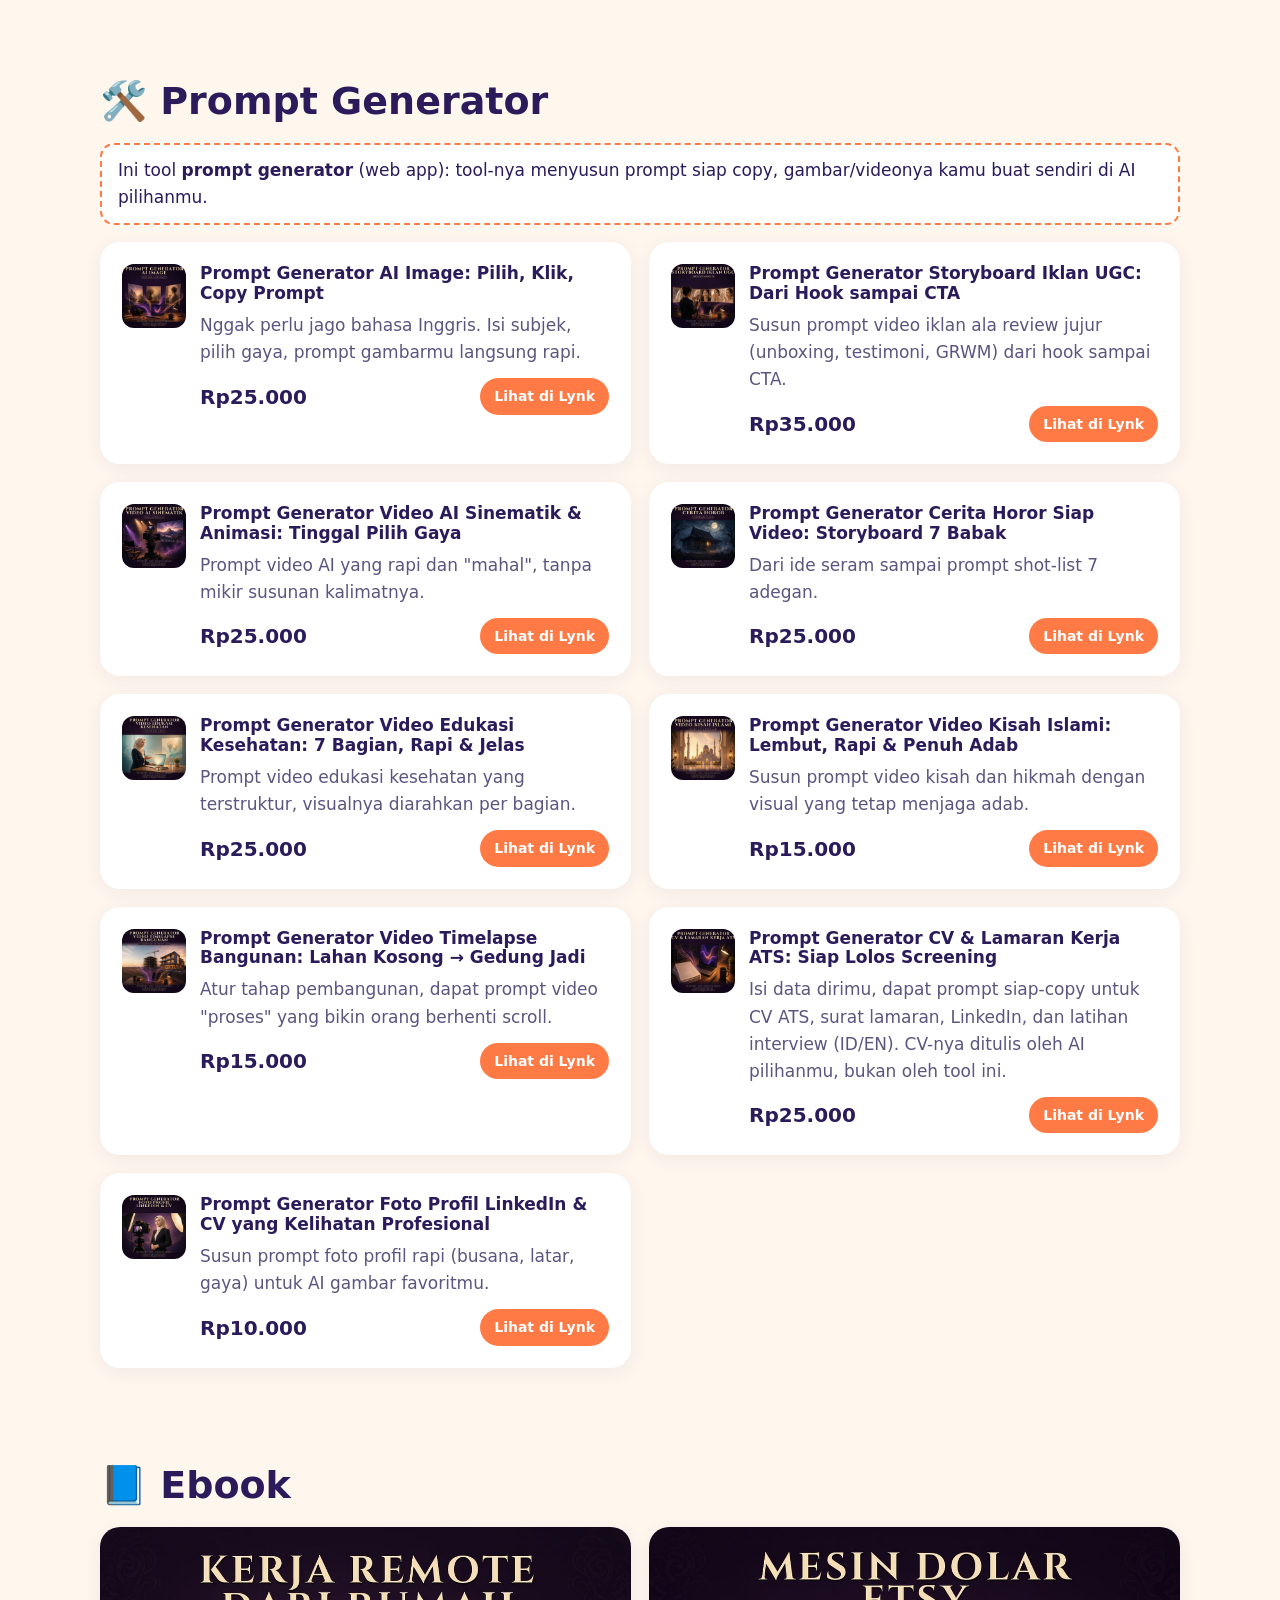
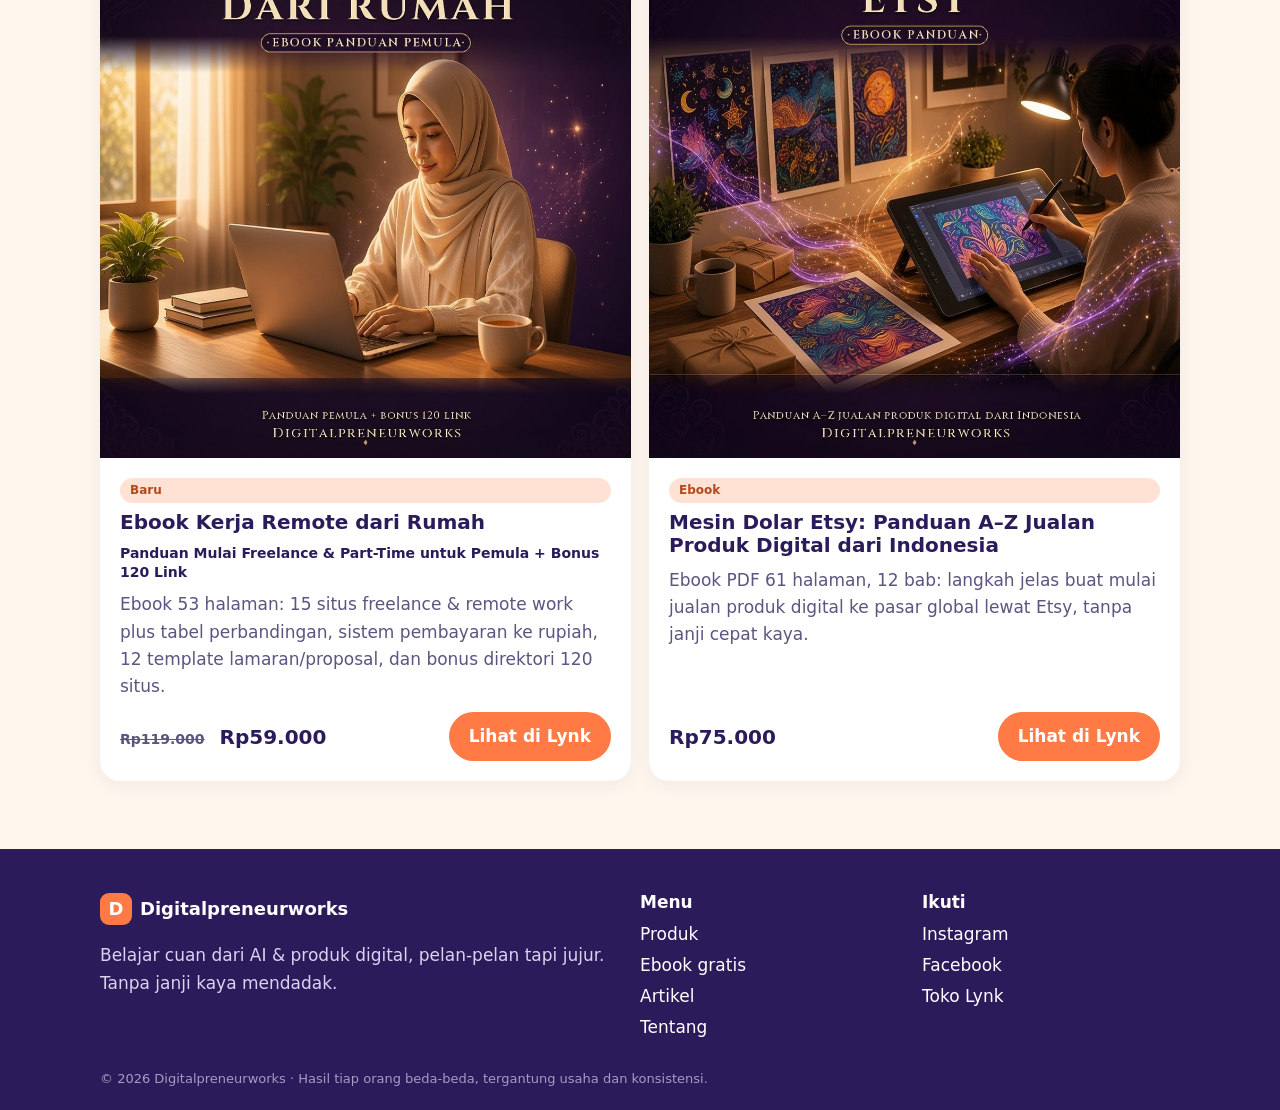
<file: produk.html>
<!doctype html><html lang="id"><head><meta charset="utf-8"><meta name="viewport" content="width=device-width,initial-scale=1">
<title>Produk Digitalpreneurworks: Prompt Generator, Paket Hemat &amp; Ebook</title><meta name="description" content="Semua produk Digitalpreneurworks: ebook Kerja Remote dari Rumah, ebook dan demo gratis, paket hemat prompt generator, 9 tool prompt generator AI, dan ebook Mesin Dolar Etsy."><link rel="canonical" href="https://andhiniedewi.github.io/digitalpreneurworks/produk.html">
<meta property="og:type" content="website"><meta property="og:site_name" content="Digitalpreneurworks"><meta property="og:title" content="Produk Digitalpreneurworks: Prompt Generator, Paket Hemat &amp; Ebook"><meta property="og:description" content="Semua produk Digitalpreneurworks: ebook Kerja Remote dari Rumah, ebook dan demo gratis, paket hemat prompt generator, 9 tool prompt generator AI, dan ebook Mesin Dolar Etsy."><meta property="og:url" content="https://andhiniedewi.github.io/digitalpreneurworks/produk.html"><meta property="og:image" content="https://andhiniedewi.github.io/digitalpreneurworks/img/og.jpg"><meta property="og:locale" content="id_ID"><meta name="twitter:card" content="summary_large_image">
<link rel="icon" href="favicon.svg" type="image/svg+xml"><link rel="stylesheet" href="style.css"><style>.article-cover{display:block;width:100%;height:auto;aspect-ratio:1200/630;object-fit:cover;border-radius:18px;margin:24px 0 32px}.acard .article-thumb{width:100%;height:auto;aspect-ratio:1200/630;object-fit:cover;border-radius:12px;margin:0 0 18px}</style><meta name="theme-color" content="#2B1B5A"><script type="application/ld+json">{"@context": "https://schema.org", "@type": "ItemList", "name": "Produk Digitalpreneurworks", "itemListElement": [{"@type": "ListItem", "position": 1, "name": "Ebook Kerja Remote dari Rumah", "url": "https://lynk.id/digitalpreneurworks/zkqnd385mqd7"}, {"@type": "ListItem", "position": 2, "name": "Ebook Gratis: Cara Mulai Cuan dari AI untuk Pemula", "url": "https://lynk.id/digitalpreneurworks/vv1rgrvokk6k"}, {"@type": "ListItem", "position": 3, "name": "Demo Gratis: Tool Susun Prompt AI Image", "url": "https://lynk.id/digitalpreneurworks/5e8x9xr6de1j"}, {"@type": "ListItem", "position": 4, "name": "Paket Kreator Video AI (6 Tool)", "url": "https://lynk.id/digitalpreneurworks/608yvyg38zxo"}, {"@type": "ListItem", "position": 5, "name": "Paket Prompt AI Starter (3 Tool)", "url": "https://lynk.id/digitalpreneurworks/558w6wjx9p50"}, {"@type": "ListItem", "position": 6, "name": "Prompt Generator AI Image: Pilih, Klik, Copy Prompt", "url": "https://lynk.id/digitalpreneurworks/yo3v44lz4rz4"}, {"@type": "ListItem", "position": 7, "name": "Prompt Generator Storyboard Iklan UGC: Dari Hook sampai CTA", "url": "https://lynk.id/digitalpreneurworks/oe3qkxozdm6m"}, {"@type": "ListItem", "position": 8, "name": "Prompt Generator Video AI Sinematik & Animasi: Tinggal Pilih Gaya", "url": "https://lynk.id/digitalpreneurworks/x73n8rzrvv51"}, {"@type": "ListItem", "position": 9, "name": "Prompt Generator Cerita Horor Siap Video: Storyboard 7 Babak", "url": "https://lynk.id/digitalpreneurworks/px3egvwd0jmj"}, {"@type": "ListItem", "position": 10, "name": "Prompt Generator Video Edukasi Kesehatan: 7 Bagian, Rapi & Jelas", "url": "https://lynk.id/digitalpreneurworks/2jo2e6x20e3e"}, {"@type": "ListItem", "position": 11, "name": "Prompt Generator Video Kisah Islami: Lembut, Rapi & Penuh Adab", "url": "https://lynk.id/digitalpreneurworks/zr3m19p1pjln"}, {"@type": "ListItem", "position": 12, "name": "Prompt Generator Video Timelapse Bangunan: Lahan Kosong → Gedung Jadi", "url": "https://lynk.id/digitalpreneurworks/16zq9mz1qxzx"}, {"@type": "ListItem", "position": 13, "name": "Prompt Generator CV & Lamaran Kerja ATS: Siap Lolos Screening", "url": "https://lynk.id/digitalpreneurworks/q6q5l29g0j3l"}, {"@type": "ListItem", "position": 14, "name": "Prompt Generator Foto Profil LinkedIn & CV yang Kelihatan Profesional", "url": "https://lynk.id/digitalpreneurworks/kr3egl8wem5n"}, {"@type": "ListItem", "position": 15, "name": "Mesin Dolar Etsy: Panduan A–Z Jualan Produk Digital dari Indonesia", "url": "https://lynk.id/digitalpreneurworks/lmeoywwxpyv3"}]}</script></head><body>
<header class="hd"><div class="wrap hdi"><a class="logo" href="index.html"><span class="lm">D</span>Digitalpreneurworks</a><nav><a href="produk.html">Produk</a><a href="artikel/index.html">Artikel</a><a href="tentang.html">Tentang</a><a class="btn sm" href="ebook-gratis.html">Ebook Gratis</a></nav></div></header>
<main>
<section class="phead"><div class="wrap"><h1>Semua <b>produk</b></h1><p>Pembayaran dan pengiriman lewat <a href="https://lynk.id/digitalpreneurworks" target="_blank" rel="noopener">toko Lynk</a> kami. Setelah bayar, akses produk dikirim lewat Lynk.</p><nav class="chips"><a href="#baru">Baru</a><a href="#gratis">Gratis</a><a href="#paket">Paket hemat</a><a href="#tools">Prompt Generator</a><a href="#ebook">Ebook</a></nav></div></section>
<section class="wrap sec" id="baru"><h2 class="st">✨ Produk baru</h2><div class="grid2"><article class="card"><img src="img/ebook-remote.jpg" alt="Ebook Kerja Remote dari Rumah" loading=lazy width=400 height=400><div class="cb"><span class=tag>Baru</span><h3>Ebook Kerja Remote dari Rumah</h3><p class=sub>Panduan Mulai Freelance &amp; Part-Time untuk Pemula + Bonus 120 Link</p><p>Ebook 53 halaman: 15 situs freelance &amp; remote work plus tabel perbandingan, sistem pembayaran ke rupiah, 12 template lamaran/proposal, dan bonus direktori 120 situs.</p><div class="cf"><b class="pr"><s>Rp119.000</s> Rp59.000</b><a class="btn" href="https://lynk.id/digitalpreneurworks/zkqnd385mqd7" target="_blank" rel="noopener">Lihat di Lynk</a></div></div></article></div></section>
<section class="wrap sec" id="gratis"><h2 class="st">🎁 Gratis</h2><div class="grid2"><article class="card"><img src="img/ebook-cuan.jpg" alt="Ebook: Cara Mulai Cuan dari AI untuk Pemula" loading=lazy width=400 height=400><div class="cb"><span class=tag>Gratis</span><h3>Ebook: Cara Mulai Cuan dari AI untuk Pemula</h3><p>14 halaman: realita cuan dari AI, 5 jalur untuk pemula, cara berpikir prompt, rencana 30 hari, dan checklist.</p><div class="cf"><b class="pr">Gratis</b><a class="btn" href="https://lynk.id/digitalpreneurworks/vv1rgrvokk6k" target="_blank" rel="noopener">Ambil gratis</a></div></div></article><article class="card"><img src="img/demo-tool.jpg" alt="Demo Gratis: Tool Susun Prompt AI Image" loading=lazy width=400 height=400><div class="cb"><span class=tag>Gratis</span><h3>Demo Gratis: Tool Susun Prompt AI Image</h3><p>Coba dulu rasanya pakai prompt generator sebelum beli. Pilih opsi, prompt tersusun, tinggal copy ke AI gambar kamu.</p><div class="cf"><b class="pr">Gratis</b><a class="btn" href="https://lynk.id/digitalpreneurworks/5e8x9xr6de1j" target="_blank" rel="noopener">Coba demo</a></div></div></article></div></section>
<section class="wrap sec" id="paket"><h2 class="st">💜 Paket hemat</h2><div class="grid2"><article class="card"><img src="img/paket-kreator.jpg" alt="Paket Kreator Video AI (6 Tool)" loading=lazy width=400 height=400><div class="cb"><span class=tag>Paket hemat</span><h3>Paket Kreator Video AI (6 Tool)</h3><p>6 prompt generator video: Sinematik, Timelapse Bangunan, Cerita Horor, Edukasi Kesehatan, Storyboard UGC, dan Kisah Islami. Lebih hemat dibanding beli satuan.</p><div class="cf"><b class="pr">Rp79.000</b><a class="btn" href="https://lynk.id/digitalpreneurworks/608yvyg38zxo" target="_blank" rel="noopener">Lihat di Lynk</a></div></div></article><article class="card"><img src="img/paket-starter.jpg" alt="Paket Prompt AI Starter (3 Tool)" loading=lazy width=400 height=400><div class="cb"><span class=tag>Paket hemat</span><h3>Paket Prompt AI Starter (3 Tool)</h3><p>3 prompt generator buat mulai: AI Image, Foto Profil LinkedIn & CV, dan Video Sinematik. Cocok buat pemula.</p><div class="cf"><b class="pr">Rp39.000</b><a class="btn" href="https://lynk.id/digitalpreneurworks/558w6wjx9p50" target="_blank" rel="noopener">Lihat di Lynk</a></div></div></article></div></section>
<section class="wrap sec" id="tools"><h2 class="st">🛠️ Prompt Generator</h2><p class="note">Ini tool <b>prompt generator</b> (web app): tool-nya menyusun prompt siap copy, gambar/videonya kamu buat sendiri di AI pilihanmu.</p><div class="grid2"><article class="tcard"><img src="img/produk/yo3v44lz4rz4.webp" alt="Prompt Generator AI Image: Pilih, Klik, Copy Prompt" width=64 height=64 loading=lazy><div><h3>Prompt Generator AI Image: Pilih, Klik, Copy Prompt</h3><p>Nggak perlu jago bahasa Inggris. Isi subjek, pilih gaya, prompt gambarmu langsung rapi.</p><div class="cf"><b class="pr">Rp25.000</b><a class="btn sm" href="https://lynk.id/digitalpreneurworks/yo3v44lz4rz4" target="_blank" rel="noopener">Lihat di Lynk</a></div></div></article><article class="tcard"><img src="img/produk/oe3qkxozdm6m.webp" alt="Prompt Generator Storyboard Iklan UGC: Dari Hook sampai CTA" width=64 height=64 loading=lazy><div><h3>Prompt Generator Storyboard Iklan UGC: Dari Hook sampai CTA</h3><p>Susun prompt video iklan ala review jujur (unboxing, testimoni, GRWM) dari hook sampai CTA.</p><div class="cf"><b class="pr">Rp35.000</b><a class="btn sm" href="https://lynk.id/digitalpreneurworks/oe3qkxozdm6m" target="_blank" rel="noopener">Lihat di Lynk</a></div></div></article><article class="tcard"><img src="img/produk/x73n8rzrvv51.webp" alt="Prompt Generator Video AI Sinematik &amp; Animasi: Tinggal Pilih Gaya" width=64 height=64 loading=lazy><div><h3>Prompt Generator Video AI Sinematik &amp; Animasi: Tinggal Pilih Gaya</h3><p>Prompt video AI yang rapi dan "mahal", tanpa mikir susunan kalimatnya.</p><div class="cf"><b class="pr">Rp25.000</b><a class="btn sm" href="https://lynk.id/digitalpreneurworks/x73n8rzrvv51" target="_blank" rel="noopener">Lihat di Lynk</a></div></div></article><article class="tcard"><img src="img/produk/px3egvwd0jmj.webp" alt="Prompt Generator Cerita Horor Siap Video: Storyboard 7 Babak" width=64 height=64 loading=lazy><div><h3>Prompt Generator Cerita Horor Siap Video: Storyboard 7 Babak</h3><p>Dari ide seram sampai prompt shot-list 7 adegan.</p><div class="cf"><b class="pr">Rp25.000</b><a class="btn sm" href="https://lynk.id/digitalpreneurworks/px3egvwd0jmj" target="_blank" rel="noopener">Lihat di Lynk</a></div></div></article><article class="tcard"><img src="img/produk/2jo2e6x20e3e.webp" alt="Prompt Generator Video Edukasi Kesehatan: 7 Bagian, Rapi &amp; Jelas" width=64 height=64 loading=lazy><div><h3>Prompt Generator Video Edukasi Kesehatan: 7 Bagian, Rapi &amp; Jelas</h3><p>Prompt video edukasi kesehatan yang terstruktur, visualnya diarahkan per bagian.</p><div class="cf"><b class="pr">Rp25.000</b><a class="btn sm" href="https://lynk.id/digitalpreneurworks/2jo2e6x20e3e" target="_blank" rel="noopener">Lihat di Lynk</a></div></div></article><article class="tcard"><img src="img/produk/zr3m19p1pjln.webp" alt="Prompt Generator Video Kisah Islami: Lembut, Rapi &amp; Penuh Adab" width=64 height=64 loading=lazy><div><h3>Prompt Generator Video Kisah Islami: Lembut, Rapi &amp; Penuh Adab</h3><p>Susun prompt video kisah dan hikmah dengan visual yang tetap menjaga adab.</p><div class="cf"><b class="pr">Rp15.000</b><a class="btn sm" href="https://lynk.id/digitalpreneurworks/zr3m19p1pjln" target="_blank" rel="noopener">Lihat di Lynk</a></div></div></article><article class="tcard"><img src="img/produk/16zq9mz1qxzx.webp" alt="Prompt Generator Video Timelapse Bangunan: Lahan Kosong → Gedung Jadi" width=64 height=64 loading=lazy><div><h3>Prompt Generator Video Timelapse Bangunan: Lahan Kosong → Gedung Jadi</h3><p>Atur tahap pembangunan, dapat prompt video "proses" yang bikin orang berhenti scroll.</p><div class="cf"><b class="pr">Rp15.000</b><a class="btn sm" href="https://lynk.id/digitalpreneurworks/16zq9mz1qxzx" target="_blank" rel="noopener">Lihat di Lynk</a></div></div></article><article class="tcard"><img src="img/produk/q6q5l29g0j3l.webp" alt="Prompt Generator CV &amp; Lamaran Kerja ATS: Siap Lolos Screening" width=64 height=64 loading=lazy><div><h3>Prompt Generator CV &amp; Lamaran Kerja ATS: Siap Lolos Screening</h3><p>Isi data dirimu, dapat prompt siap-copy untuk CV ATS, surat lamaran, LinkedIn, dan latihan interview (ID/EN). CV-nya ditulis oleh AI pilihanmu, bukan oleh tool ini.</p><div class="cf"><b class="pr">Rp25.000</b><a class="btn sm" href="https://lynk.id/digitalpreneurworks/q6q5l29g0j3l" target="_blank" rel="noopener">Lihat di Lynk</a></div></div></article><article class="tcard"><img src="img/produk/kr3egl8wem5n.webp" alt="Prompt Generator Foto Profil LinkedIn &amp; CV yang Kelihatan Profesional" width=64 height=64 loading=lazy><div><h3>Prompt Generator Foto Profil LinkedIn &amp; CV yang Kelihatan Profesional</h3><p>Susun prompt foto profil rapi (busana, latar, gaya) untuk AI gambar favoritmu.</p><div class="cf"><b class="pr">Rp10.000</b><a class="btn sm" href="https://lynk.id/digitalpreneurworks/kr3egl8wem5n" target="_blank" rel="noopener">Lihat di Lynk</a></div></div></article></div></section>
<section class="wrap sec" id="ebook"><h2 class="st">📘 Ebook</h2><div class="grid2"><article class="card"><img src="img/ebook-remote.jpg" alt="Ebook Kerja Remote dari Rumah" loading=lazy width=400 height=400><div class="cb"><span class=tag>Baru</span><h3>Ebook Kerja Remote dari Rumah</h3><p class=sub>Panduan Mulai Freelance &amp; Part-Time untuk Pemula + Bonus 120 Link</p><p>Ebook 53 halaman: 15 situs freelance &amp; remote work plus tabel perbandingan, sistem pembayaran ke rupiah, 12 template lamaran/proposal, dan bonus direktori 120 situs.</p><div class="cf"><b class="pr"><s>Rp119.000</s> Rp59.000</b><a class="btn" href="https://lynk.id/digitalpreneurworks/zkqnd385mqd7" target="_blank" rel="noopener">Lihat di Lynk</a></div></div></article><article class="card"><img src="img/mesin-dolar-etsy.jpg" alt="Mesin Dolar Etsy: Panduan A–Z Jualan Produk Digital dari Indonesia" loading=lazy width=400 height=400><div class="cb"><span class=tag>Ebook</span><h3>Mesin Dolar Etsy: Panduan A–Z Jualan Produk Digital dari Indonesia</h3><p>Ebook PDF 61 halaman, 12 bab: langkah jelas buat mulai jualan produk digital ke pasar global lewat Etsy, tanpa janji cepat kaya.</p><div class="cf"><b class="pr">Rp75.000</b><a class="btn" href="https://lynk.id/digitalpreneurworks/lmeoywwxpyv3" target="_blank" rel="noopener">Lihat di Lynk</a></div></div></article></div></section></main>
<footer class="ft"><div class="wrap fti"><div><a class="logo" href="index.html"><span class="lm">D</span>Digitalpreneurworks</a><p>Belajar cuan dari AI &amp; produk digital, pelan-pelan tapi jujur. Tanpa janji kaya mendadak.</p></div>
<div><b>Menu</b><a href="produk.html">Produk</a><a href="ebook-gratis.html">Ebook gratis</a><a href="artikel/index.html">Artikel</a><a href="tentang.html">Tentang</a></div>
<div><b>Ikuti</b><a href="https://www.instagram.com/digitalpreneurworks/" rel="noopener" target="_blank">Instagram</a><a href="https://www.facebook.com/DigitalPreneurWorks/" rel="noopener" target="_blank">Facebook</a><a href="https://lynk.id/digitalpreneurworks" rel="noopener" target="_blank">Toko Lynk</a></div></div>
<p class="wrap cp">© 2026 Digitalpreneurworks · Hasil tiap orang beda-beda, tergantung usaha dan konsistensi.</p></footer></body></html>
</file>
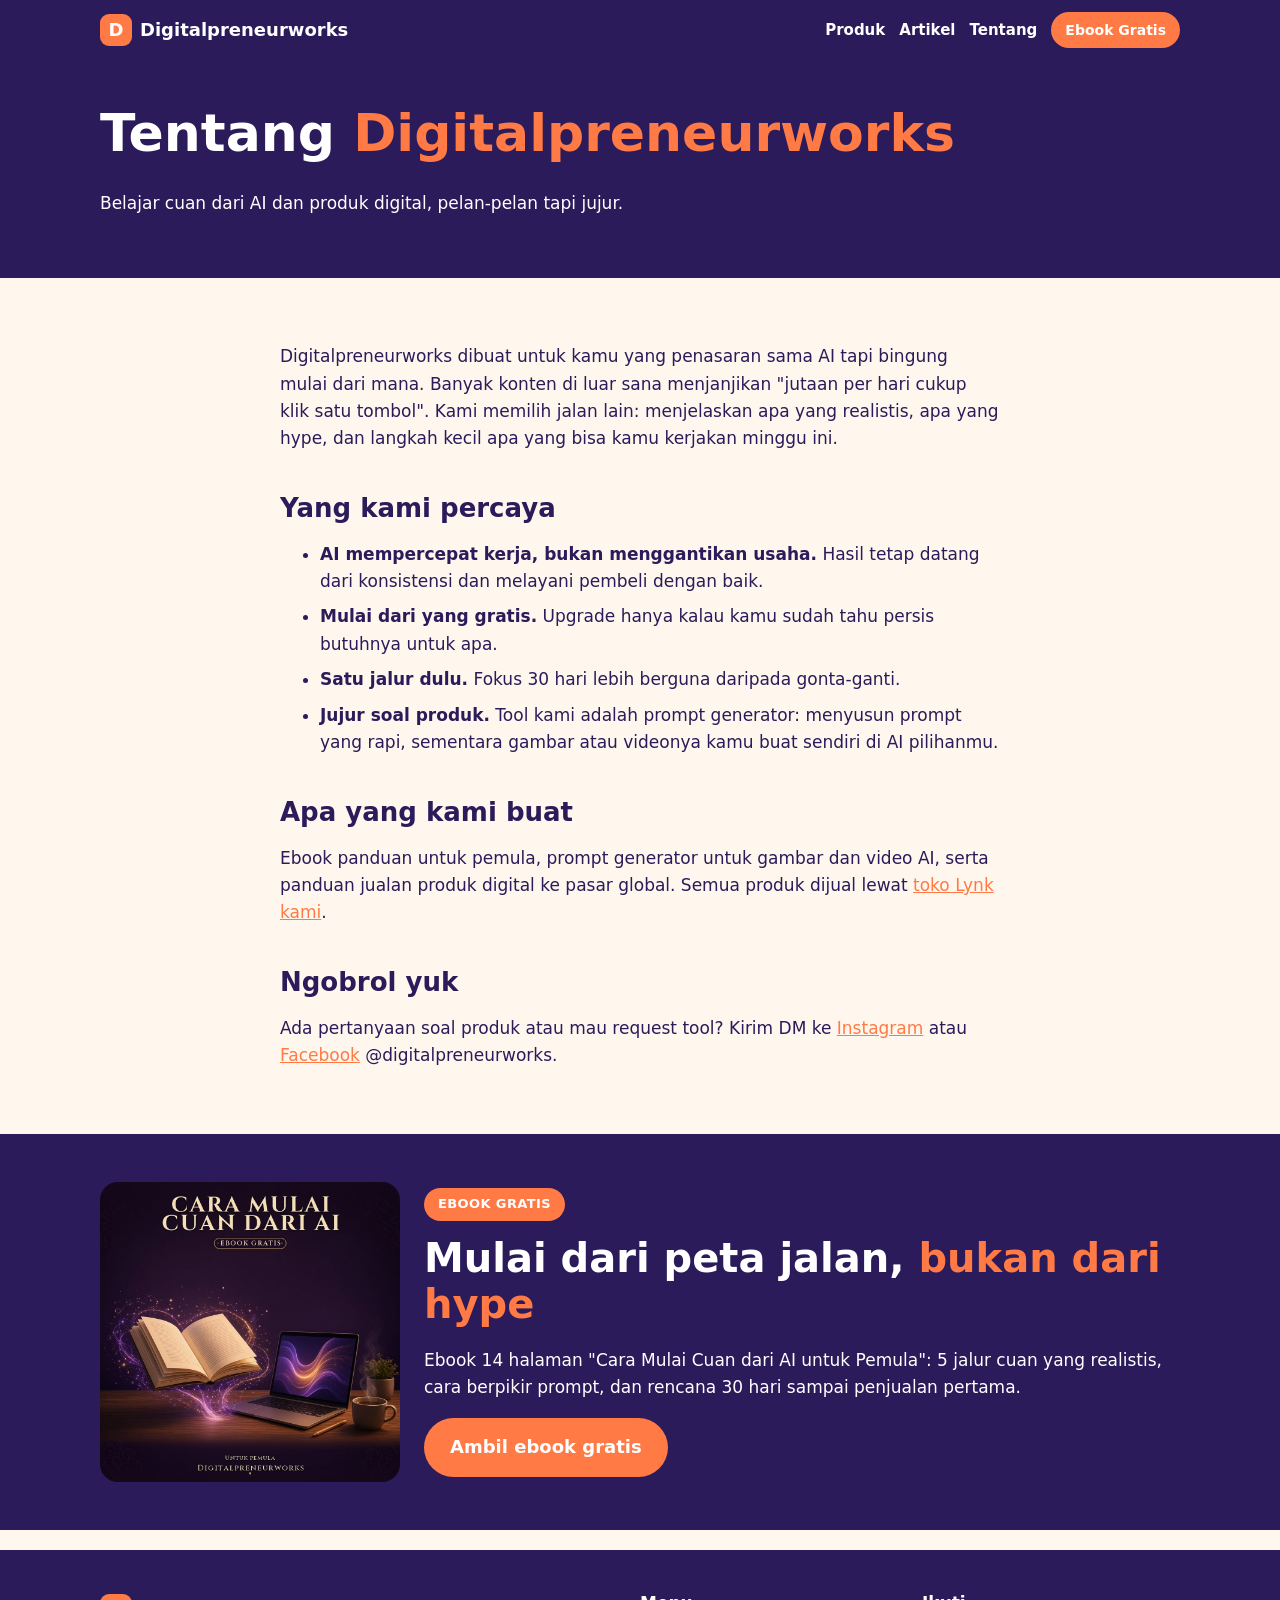
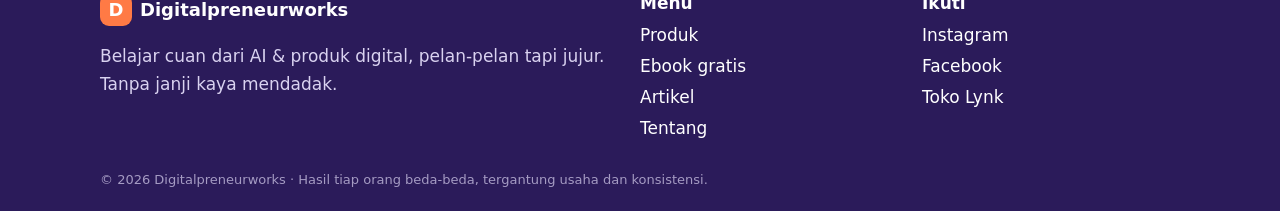
<file: tentang.html>
<!doctype html><html lang="id"><head><meta charset="utf-8"><meta name="viewport" content="width=device-width,initial-scale=1">
<title>Tentang Digitalpreneurworks</title><meta name="description" content="Digitalpreneurworks membantu pemula Indonesia mulai cuan dari AI dan produk digital secara jujur, lewat panduan gratis dan prompt generator siap pakai."><link rel="canonical" href="https://andhiniedewi.github.io/digitalpreneurworks/tentang.html">
<meta property="og:type" content="website"><meta property="og:site_name" content="Digitalpreneurworks"><meta property="og:title" content="Tentang Digitalpreneurworks"><meta property="og:description" content="Digitalpreneurworks membantu pemula Indonesia mulai cuan dari AI dan produk digital secara jujur, lewat panduan gratis dan prompt generator siap pakai."><meta property="og:url" content="https://andhiniedewi.github.io/digitalpreneurworks/tentang.html"><meta property="og:image" content="https://andhiniedewi.github.io/digitalpreneurworks/img/og.jpg"><meta property="og:locale" content="id_ID"><meta name="twitter:card" content="summary_large_image">
<link rel="icon" href="favicon.svg" type="image/svg+xml"><link rel="stylesheet" href="style.css"><style>.article-cover{display:block;width:100%;height:auto;aspect-ratio:1200/630;object-fit:cover;border-radius:18px;margin:24px 0 32px}.acard .article-thumb{width:100%;height:auto;aspect-ratio:1200/630;object-fit:cover;border-radius:12px;margin:0 0 18px}</style><meta name="theme-color" content="#2B1B5A"></head><body>
<header class="hd"><div class="wrap hdi"><a class="logo" href="index.html"><span class="lm">D</span>Digitalpreneurworks</a><nav><a href="produk.html">Produk</a><a href="artikel/index.html">Artikel</a><a href="tentang.html">Tentang</a><a class="btn sm" href="ebook-gratis.html">Ebook Gratis</a></nav></div></header>
<main>
<section class="phead"><div class="wrap"><h1>Tentang <b>Digitalpreneurworks</b></h1><p>Belajar cuan dari AI dan produk digital, pelan-pelan tapi jujur.</p></div></section>
<section class="wrap sec prose">
<p>Digitalpreneurworks dibuat untuk kamu yang penasaran sama AI tapi bingung mulai dari mana. Banyak konten di luar sana menjanjikan "jutaan per hari cukup klik satu tombol". Kami memilih jalan lain: menjelaskan apa yang realistis, apa yang hype, dan langkah kecil apa yang bisa kamu kerjakan minggu ini.</p>
<h2>Yang kami percaya</h2><ul><li><b>AI mempercepat kerja, bukan menggantikan usaha.</b> Hasil tetap datang dari konsistensi dan melayani pembeli dengan baik.</li><li><b>Mulai dari yang gratis.</b> Upgrade hanya kalau kamu sudah tahu persis butuhnya untuk apa.</li><li><b>Satu jalur dulu.</b> Fokus 30 hari lebih berguna daripada gonta-ganti.</li><li><b>Jujur soal produk.</b> Tool kami adalah prompt generator: menyusun prompt yang rapi, sementara gambar atau videonya kamu buat sendiri di AI pilihanmu.</li></ul>
<h2>Apa yang kami buat</h2><p>Ebook panduan untuk pemula, prompt generator untuk gambar dan video AI, serta panduan jualan produk digital ke pasar global. Semua produk dijual lewat <a href="https://lynk.id/digitalpreneurworks" target="_blank" rel="noopener">toko Lynk kami</a>.</p>
<h2>Ngobrol yuk</h2><p>Ada pertanyaan soal produk atau mau request tool? Kirim DM ke <a href="https://www.instagram.com/digitalpreneurworks/" target="_blank" rel="noopener">Instagram</a> atau <a href="https://www.facebook.com/DigitalPreneurWorks/" target="_blank" rel="noopener">Facebook</a> @digitalpreneurworks.</p></section><section class="ebox"><div class="wrap ebi"><img src="img/ebook-cuan.jpg" alt="Cover ebook Cara Mulai Cuan dari AI untuk Pemula" width=320 height=320 loading=lazy><div><span class="pill">EBOOK GRATIS</span><h2>Mulai dari peta jalan, <b>bukan dari hype</b></h2><p>Ebook 14 halaman "Cara Mulai Cuan dari AI untuk Pemula": 5 jalur cuan yang realistis, cara berpikir prompt, dan rencana 30 hari sampai penjualan pertama.</p><a class="btn lg" href="ebook-gratis.html">Ambil ebook gratis</a></div></div></section></main>
<footer class="ft"><div class="wrap fti"><div><a class="logo" href="index.html"><span class="lm">D</span>Digitalpreneurworks</a><p>Belajar cuan dari AI &amp; produk digital, pelan-pelan tapi jujur. Tanpa janji kaya mendadak.</p></div>
<div><b>Menu</b><a href="produk.html">Produk</a><a href="ebook-gratis.html">Ebook gratis</a><a href="artikel/index.html">Artikel</a><a href="tentang.html">Tentang</a></div>
<div><b>Ikuti</b><a href="https://www.instagram.com/digitalpreneurworks/" rel="noopener" target="_blank">Instagram</a><a href="https://www.facebook.com/DigitalPreneurWorks/" rel="noopener" target="_blank">Facebook</a><a href="https://lynk.id/digitalpreneurworks" rel="noopener" target="_blank">Toko Lynk</a></div></div>
<p class="wrap cp">© 2026 Digitalpreneurworks · Hasil tiap orang beda-beda, tergantung usaha dan konsistensi.</p></footer></body></html>
</file>
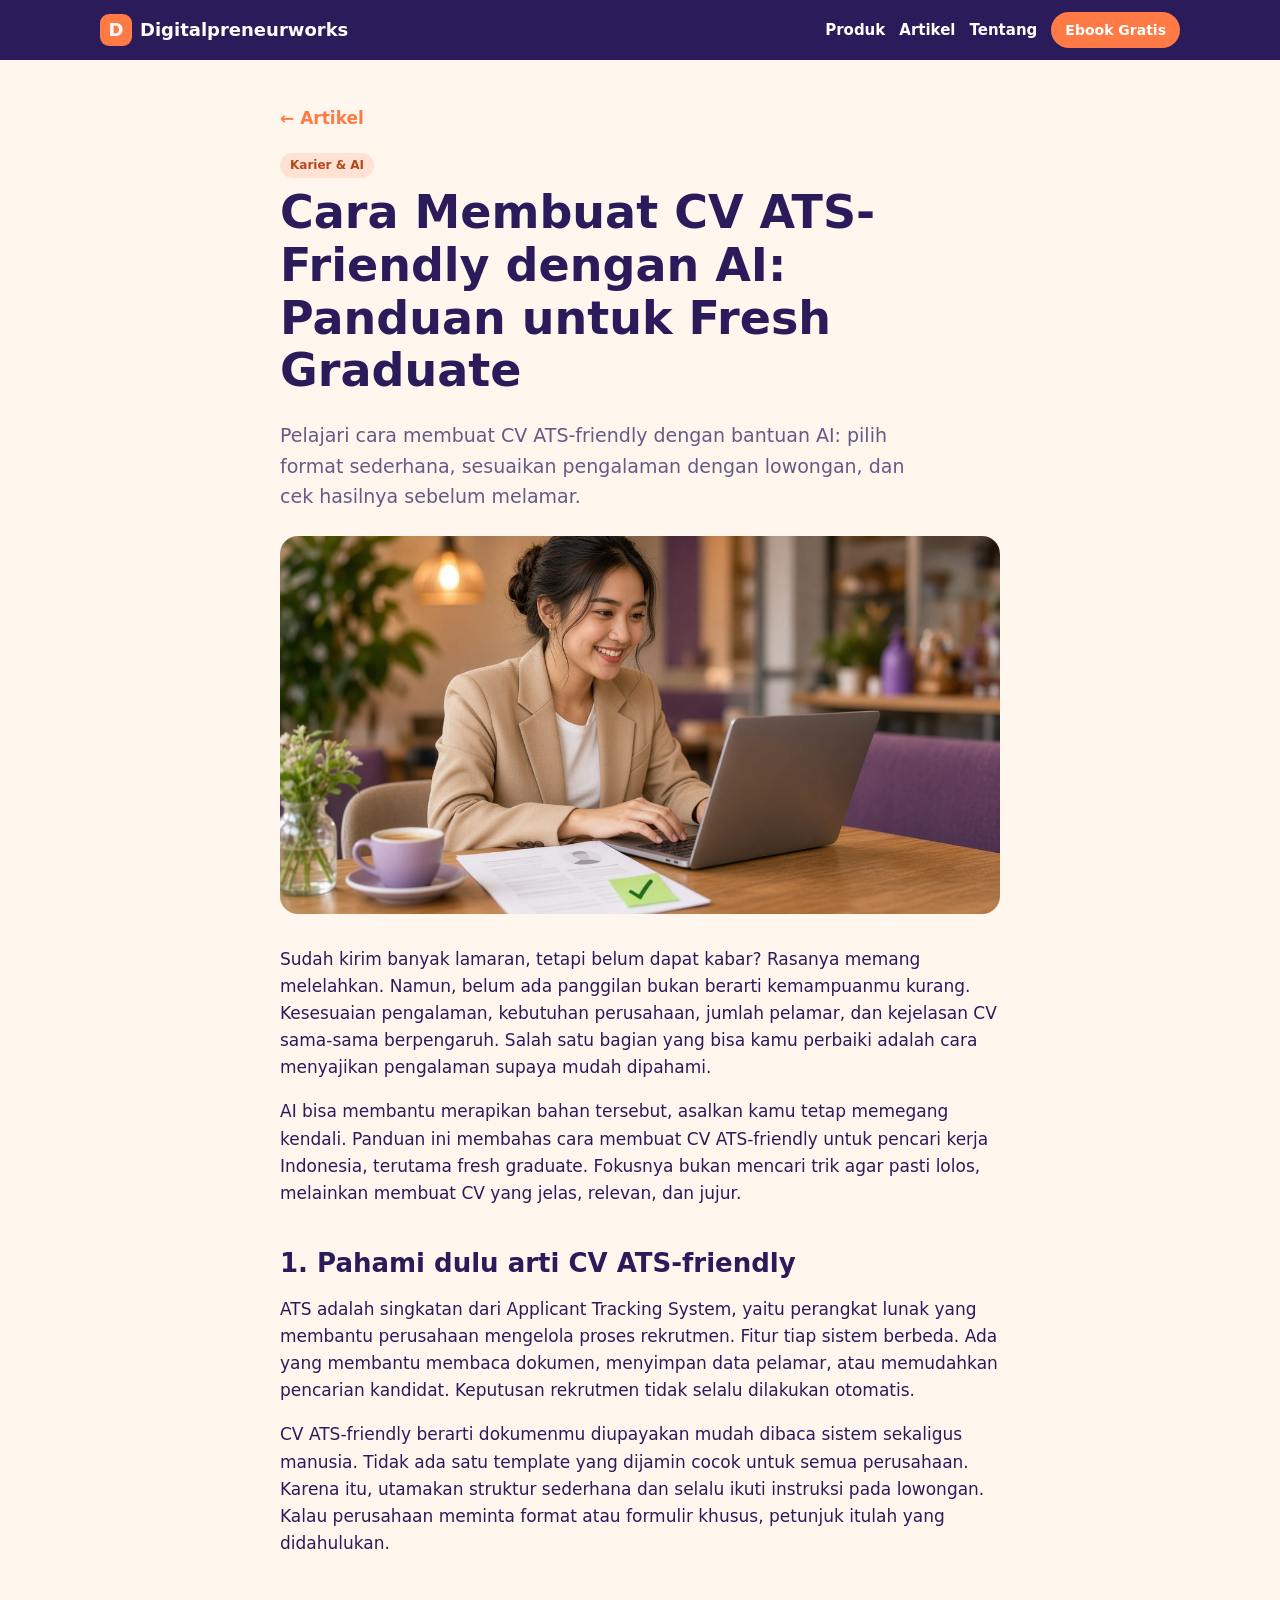
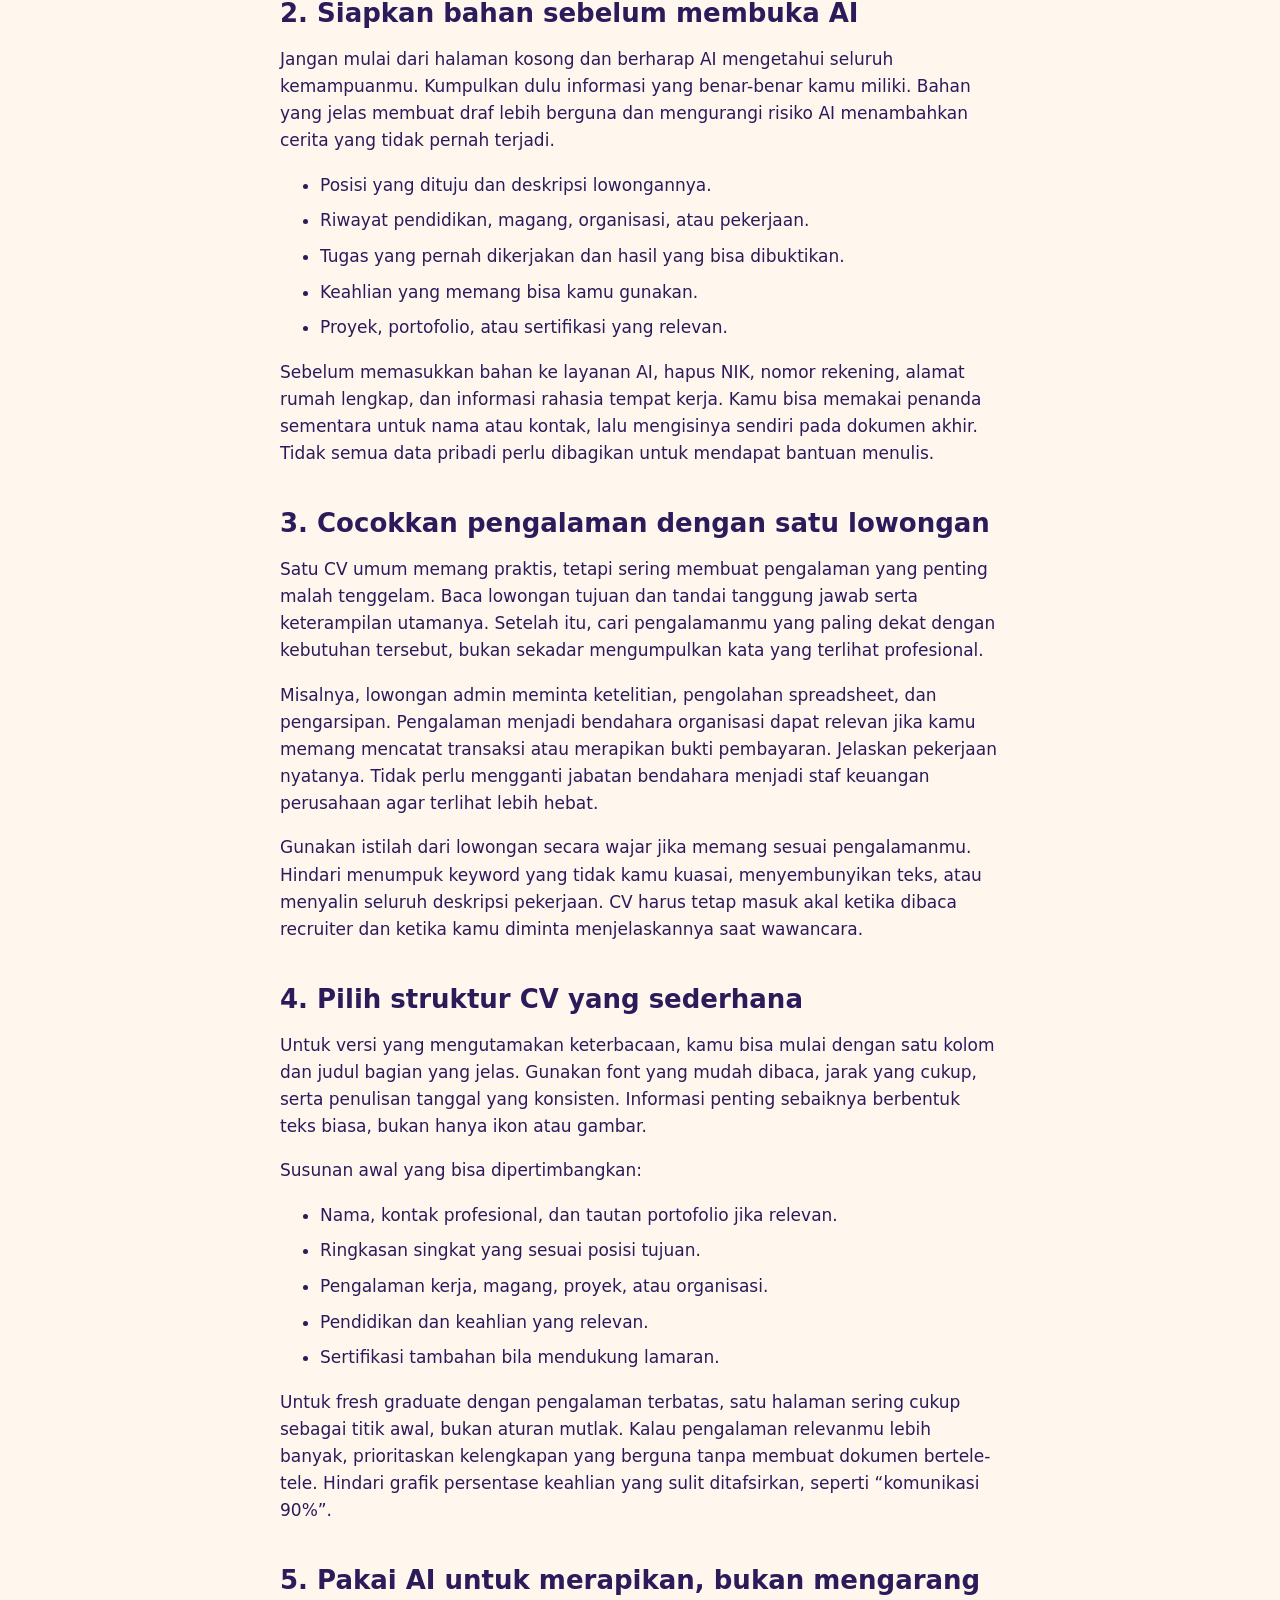
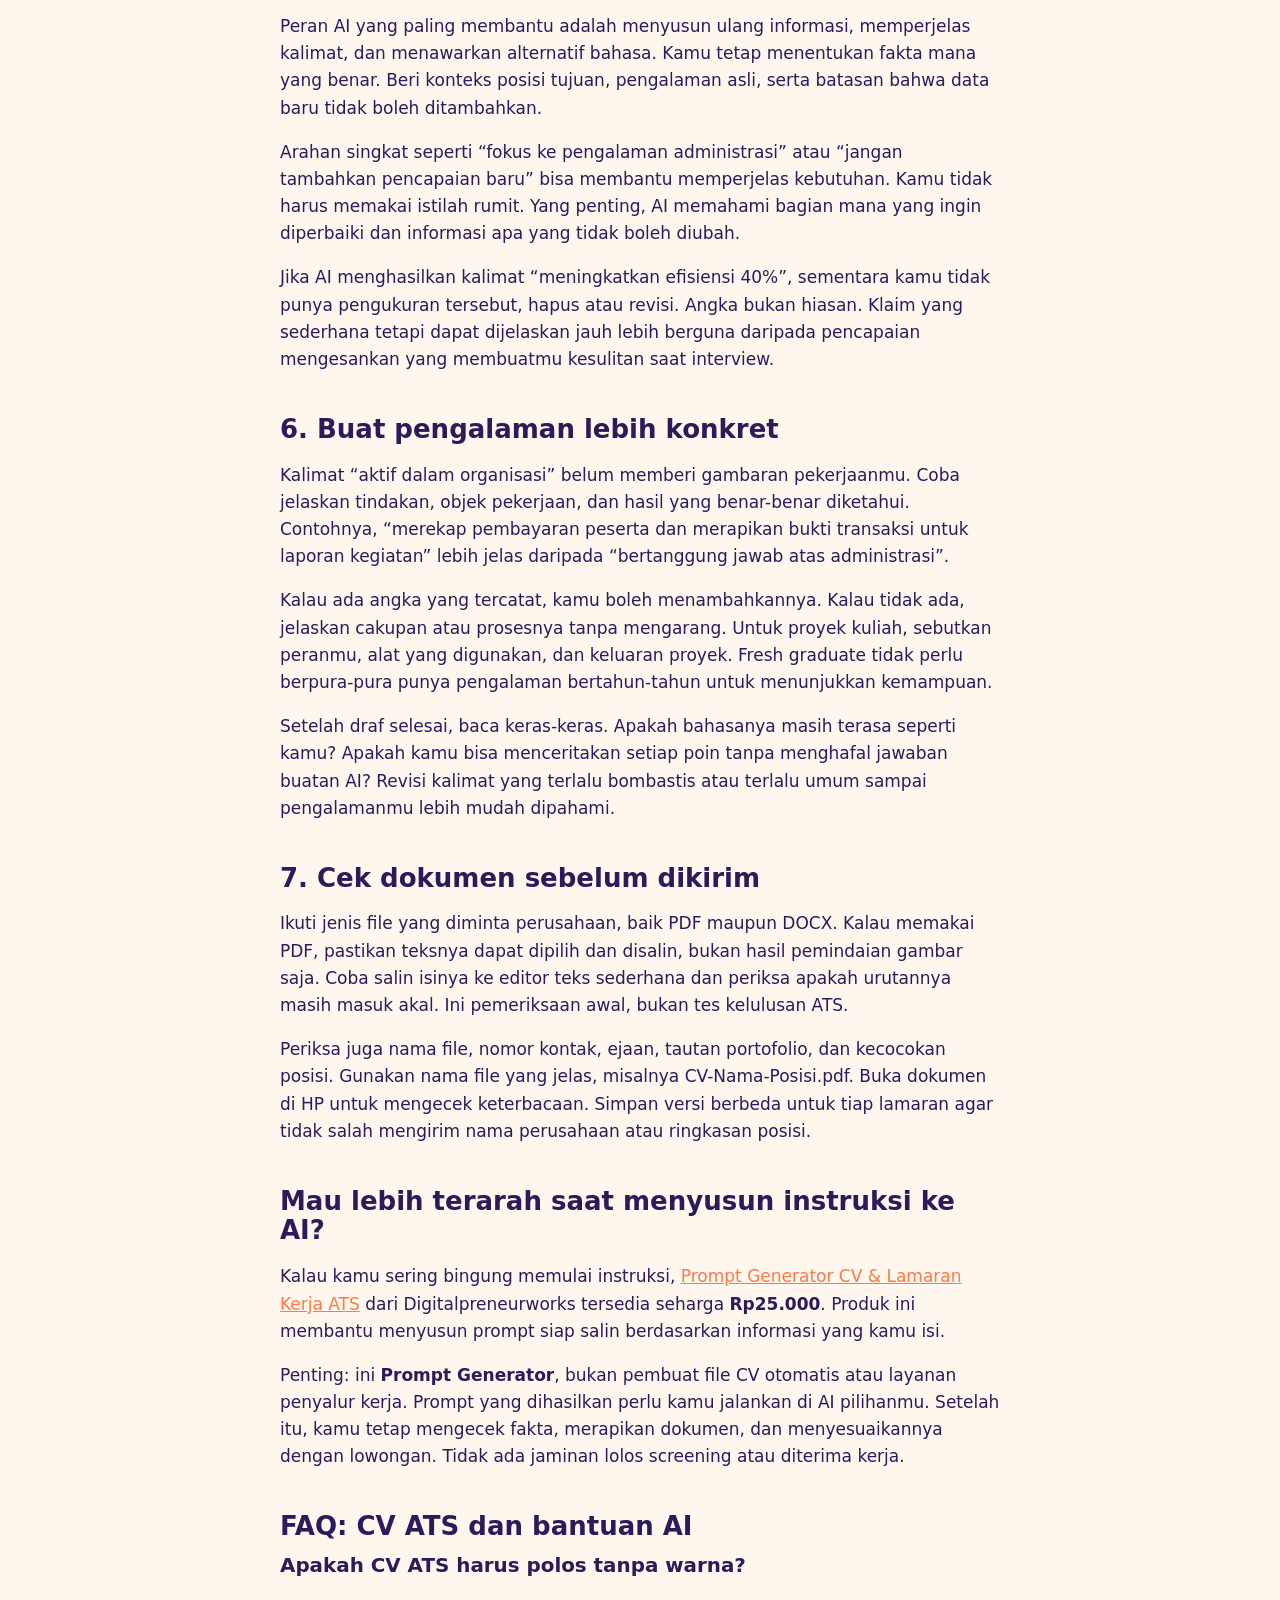
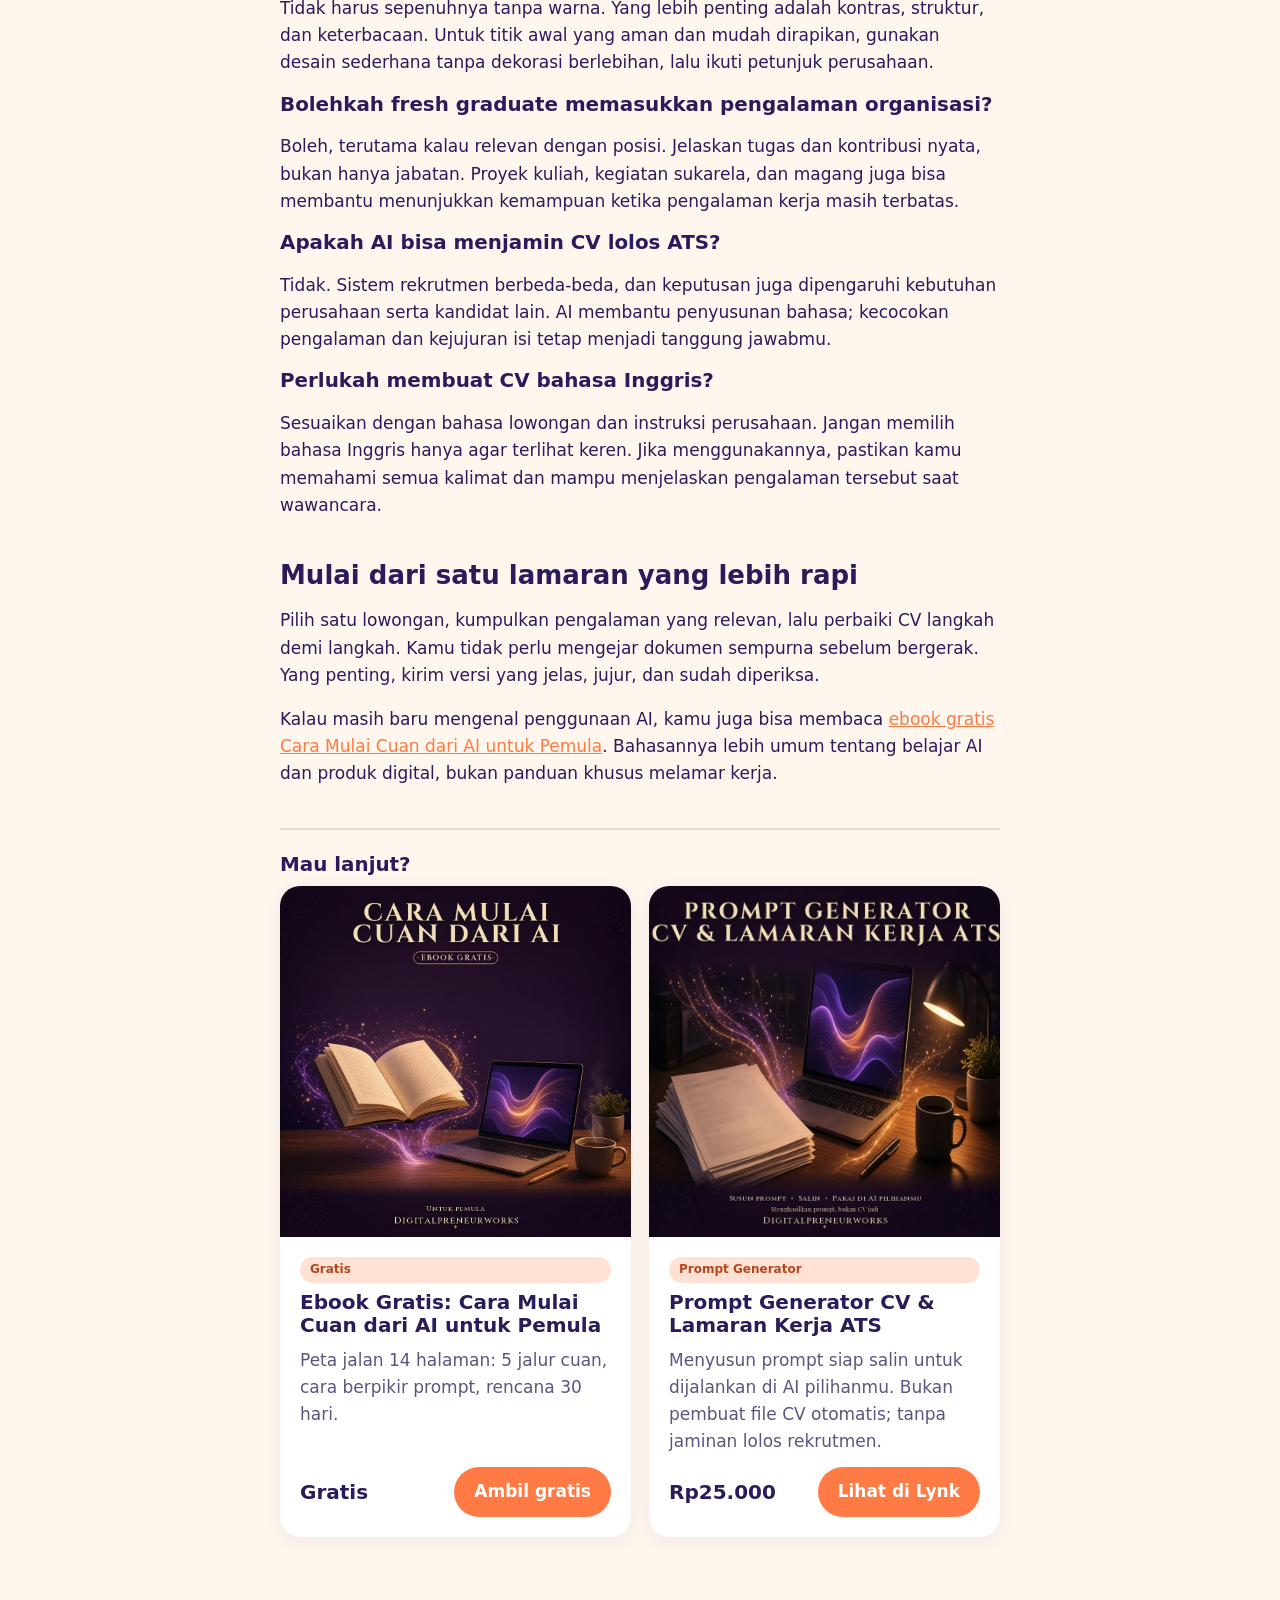
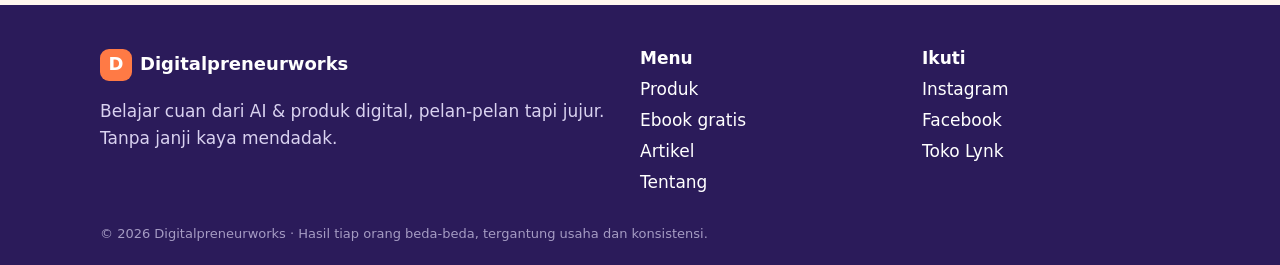
<file: artikel/cara-membuat-cv-ats-friendly-dengan-ai.html>
<!doctype html><html lang="id"><head><meta charset="utf-8"><meta name="viewport" content="width=device-width,initial-scale=1">
<title>Cara Membuat CV ATS-Friendly dengan AI: Panduan untuk Fresh Graduate | Digitalpreneurworks</title><meta name="description" content="Pelajari cara membuat CV ATS-friendly dengan bantuan AI: pilih format sederhana, sesuaikan pengalaman dengan lowongan, dan cek hasilnya sebelum melamar."><link rel="canonical" href="https://andhiniedewi.github.io/digitalpreneurworks/artikel/cara-membuat-cv-ats-friendly-dengan-ai.html">
<meta property="og:type" content="website"><meta property="og:site_name" content="Digitalpreneurworks"><meta property="og:title" content="Cara Membuat CV ATS-Friendly dengan AI: Panduan untuk Fresh Graduate | Digitalpreneurworks"><meta property="og:description" content="Pelajari cara membuat CV ATS-friendly dengan bantuan AI: pilih format sederhana, sesuaikan pengalaman dengan lowongan, dan cek hasilnya sebelum melamar."><meta property="og:url" content="https://andhiniedewi.github.io/digitalpreneurworks/artikel/cara-membuat-cv-ats-friendly-dengan-ai.html"><meta property="og:image" content="https://andhiniedewi.github.io/digitalpreneurworks/img/artikel-cara-membuat-cv-ats-friendly-dengan-ai.jpg"><meta property="og:locale" content="id_ID"><meta name="twitter:card" content="summary_large_image">
<link rel="icon" href="../favicon.svg" type="image/svg+xml"><link rel="stylesheet" href="../style.css"><style>.article-cover{display:block;width:100%;height:auto;aspect-ratio:1200/630;object-fit:cover;border-radius:18px;margin:24px 0 32px}.acard .article-thumb{width:100%;height:auto;aspect-ratio:1200/630;object-fit:cover;border-radius:12px;margin:0 0 18px}</style><meta name="theme-color" content="#2B1B5A"><script type="application/ld+json">{"@context": "https://schema.org", "@type": "Article", "headline": "Cara Membuat CV ATS-Friendly dengan AI: Panduan untuk Fresh Graduate", "description": "Pelajari cara membuat CV ATS-friendly dengan bantuan AI: pilih format sederhana, sesuaikan pengalaman dengan lowongan, dan cek hasilnya sebelum melamar.", "inLanguage": "id-ID", "datePublished": "2026-11-08", "dateModified": "2026-11-08", "image": "https://andhiniedewi.github.io/digitalpreneurworks/img/artikel-cara-membuat-cv-ats-friendly-dengan-ai.jpg", "mainEntityOfPage": "https://andhiniedewi.github.io/digitalpreneurworks/artikel/cara-membuat-cv-ats-friendly-dengan-ai.html", "author": {"@type": "Person", "name": "Andhinie Dewi"}, "publisher": {"@type": "Organization", "name": "Digitalpreneurworks", "logo": {"@type": "ImageObject", "url": "https://andhiniedewi.github.io/digitalpreneurworks/img/og.jpg"}}}</script><script type="application/ld+json">{"@context": "https://schema.org", "@type": "BreadcrumbList", "itemListElement": [{"@type": "ListItem", "position": 1, "name": "Beranda", "item": "https://andhiniedewi.github.io/digitalpreneurworks/"}, {"@type": "ListItem", "position": 2, "name": "Artikel", "item": "https://andhiniedewi.github.io/digitalpreneurworks/artikel/index.html"}, {"@type": "ListItem", "position": 3, "name": "Cara Membuat CV ATS-Friendly dengan AI: Panduan untuk Fresh Graduate", "item": "https://andhiniedewi.github.io/digitalpreneurworks/artikel/cara-membuat-cv-ats-friendly-dengan-ai.html"}]}</script></head><body>
<header class="hd"><div class="wrap hdi"><a class="logo" href="../index.html"><span class="lm">D</span>Digitalpreneurworks</a><nav><a href="../produk.html">Produk</a><a href="../artikel/index.html">Artikel</a><a href="../tentang.html">Tentang</a><a class="btn sm" href="../ebook-gratis.html">Ebook Gratis</a></nav></div></header>
<main><article class="wrap prose art"><p class="crumb"><a href="../artikel/index.html">← Artikel</a></p><span class="tag">Karier & AI</span><h1>Cara Membuat CV ATS-Friendly dengan AI: Panduan untuk Fresh Graduate</h1><p class="lead">Pelajari cara membuat CV ATS-friendly dengan bantuan AI: pilih format sederhana, sesuaikan pengalaman dengan lowongan, dan cek hasilnya sebelum melamar.</p><img class="article-cover" src="../img/artikel-cara-membuat-cv-ats-friendly-dengan-ai.jpg" alt="Cara Membuat CV ATS-Friendly dengan AI: Panduan untuk Fresh Graduate" width="1200" height="630" fetchpriority="high"><p>Sudah kirim banyak lamaran, tetapi belum dapat kabar? Rasanya memang melelahkan. Namun, belum ada panggilan bukan berarti kemampuanmu kurang. Kesesuaian pengalaman, kebutuhan perusahaan, jumlah pelamar, dan kejelasan CV sama-sama berpengaruh. Salah satu bagian yang bisa kamu perbaiki adalah cara menyajikan pengalaman supaya mudah dipahami.</p>
<p>AI bisa membantu merapikan bahan tersebut, asalkan kamu tetap memegang kendali. Panduan ini membahas cara membuat CV ATS-friendly untuk pencari kerja Indonesia, terutama fresh graduate. Fokusnya bukan mencari trik agar pasti lolos, melainkan membuat CV yang jelas, relevan, dan jujur.</p>
<h2>1. Pahami dulu arti CV ATS-friendly</h2>
<p>ATS adalah singkatan dari Applicant Tracking System, yaitu perangkat lunak yang membantu perusahaan mengelola proses rekrutmen. Fitur tiap sistem berbeda. Ada yang membantu membaca dokumen, menyimpan data pelamar, atau memudahkan pencarian kandidat. Keputusan rekrutmen tidak selalu dilakukan otomatis.</p>
<p>CV ATS-friendly berarti dokumenmu diupayakan mudah dibaca sistem sekaligus manusia. Tidak ada satu template yang dijamin cocok untuk semua perusahaan. Karena itu, utamakan struktur sederhana dan selalu ikuti instruksi pada lowongan. Kalau perusahaan meminta format atau formulir khusus, petunjuk itulah yang didahulukan.</p>
<h2>2. Siapkan bahan sebelum membuka AI</h2>
<p>Jangan mulai dari halaman kosong dan berharap AI mengetahui seluruh kemampuanmu. Kumpulkan dulu informasi yang benar-benar kamu miliki. Bahan yang jelas membuat draf lebih berguna dan mengurangi risiko AI menambahkan cerita yang tidak pernah terjadi.</p>
<ul><li>Posisi yang dituju dan deskripsi lowongannya.</li><li>Riwayat pendidikan, magang, organisasi, atau pekerjaan.</li><li>Tugas yang pernah dikerjakan dan hasil yang bisa dibuktikan.</li><li>Keahlian yang memang bisa kamu gunakan.</li><li>Proyek, portofolio, atau sertifikasi yang relevan.</li></ul>
<p>Sebelum memasukkan bahan ke layanan AI, hapus NIK, nomor rekening, alamat rumah lengkap, dan informasi rahasia tempat kerja. Kamu bisa memakai penanda sementara untuk nama atau kontak, lalu mengisinya sendiri pada dokumen akhir. Tidak semua data pribadi perlu dibagikan untuk mendapat bantuan menulis.</p>
<h2>3. Cocokkan pengalaman dengan satu lowongan</h2>
<p>Satu CV umum memang praktis, tetapi sering membuat pengalaman yang penting malah tenggelam. Baca lowongan tujuan dan tandai tanggung jawab serta keterampilan utamanya. Setelah itu, cari pengalamanmu yang paling dekat dengan kebutuhan tersebut, bukan sekadar mengumpulkan kata yang terlihat profesional.</p>
<p>Misalnya, lowongan admin meminta ketelitian, pengolahan spreadsheet, dan pengarsipan. Pengalaman menjadi bendahara organisasi dapat relevan jika kamu memang mencatat transaksi atau merapikan bukti pembayaran. Jelaskan pekerjaan nyatanya. Tidak perlu mengganti jabatan bendahara menjadi staf keuangan perusahaan agar terlihat lebih hebat.</p>
<p>Gunakan istilah dari lowongan secara wajar jika memang sesuai pengalamanmu. Hindari menumpuk keyword yang tidak kamu kuasai, menyembunyikan teks, atau menyalin seluruh deskripsi pekerjaan. CV harus tetap masuk akal ketika dibaca recruiter dan ketika kamu diminta menjelaskannya saat wawancara.</p>
<h2>4. Pilih struktur CV yang sederhana</h2>
<p>Untuk versi yang mengutamakan keterbacaan, kamu bisa mulai dengan satu kolom dan judul bagian yang jelas. Gunakan font yang mudah dibaca, jarak yang cukup, serta penulisan tanggal yang konsisten. Informasi penting sebaiknya berbentuk teks biasa, bukan hanya ikon atau gambar.</p>
<p>Susunan awal yang bisa dipertimbangkan:</p>
<ul><li>Nama, kontak profesional, dan tautan portofolio jika relevan.</li><li>Ringkasan singkat yang sesuai posisi tujuan.</li><li>Pengalaman kerja, magang, proyek, atau organisasi.</li><li>Pendidikan dan keahlian yang relevan.</li><li>Sertifikasi tambahan bila mendukung lamaran.</li></ul>
<p>Untuk fresh graduate dengan pengalaman terbatas, satu halaman sering cukup sebagai titik awal, bukan aturan mutlak. Kalau pengalaman relevanmu lebih banyak, prioritaskan kelengkapan yang berguna tanpa membuat dokumen bertele-tele. Hindari grafik persentase keahlian yang sulit ditafsirkan, seperti “komunikasi 90%”.</p>
<h2>5. Pakai AI untuk merapikan, bukan mengarang</h2>
<p>Peran AI yang paling membantu adalah menyusun ulang informasi, memperjelas kalimat, dan menawarkan alternatif bahasa. Kamu tetap menentukan fakta mana yang benar. Beri konteks posisi tujuan, pengalaman asli, serta batasan bahwa data baru tidak boleh ditambahkan.</p>
<p>Arahan singkat seperti “fokus ke pengalaman administrasi” atau “jangan tambahkan pencapaian baru” bisa membantu memperjelas kebutuhan. Kamu tidak harus memakai istilah rumit. Yang penting, AI memahami bagian mana yang ingin diperbaiki dan informasi apa yang tidak boleh diubah.</p>
<p>Jika AI menghasilkan kalimat “meningkatkan efisiensi 40%”, sementara kamu tidak punya pengukuran tersebut, hapus atau revisi. Angka bukan hiasan. Klaim yang sederhana tetapi dapat dijelaskan jauh lebih berguna daripada pencapaian mengesankan yang membuatmu kesulitan saat interview.</p>
<h2>6. Buat pengalaman lebih konkret</h2>
<p>Kalimat “aktif dalam organisasi” belum memberi gambaran pekerjaanmu. Coba jelaskan tindakan, objek pekerjaan, dan hasil yang benar-benar diketahui. Contohnya, “merekap pembayaran peserta dan merapikan bukti transaksi untuk laporan kegiatan” lebih jelas daripada “bertanggung jawab atas administrasi”.</p>
<p>Kalau ada angka yang tercatat, kamu boleh menambahkannya. Kalau tidak ada, jelaskan cakupan atau prosesnya tanpa mengarang. Untuk proyek kuliah, sebutkan peranmu, alat yang digunakan, dan keluaran proyek. Fresh graduate tidak perlu berpura-pura punya pengalaman bertahun-tahun untuk menunjukkan kemampuan.</p>
<p>Setelah draf selesai, baca keras-keras. Apakah bahasanya masih terasa seperti kamu? Apakah kamu bisa menceritakan setiap poin tanpa menghafal jawaban buatan AI? Revisi kalimat yang terlalu bombastis atau terlalu umum sampai pengalamanmu lebih mudah dipahami.</p>
<h2>7. Cek dokumen sebelum dikirim</h2>
<p>Ikuti jenis file yang diminta perusahaan, baik PDF maupun DOCX. Kalau memakai PDF, pastikan teksnya dapat dipilih dan disalin, bukan hasil pemindaian gambar saja. Coba salin isinya ke editor teks sederhana dan periksa apakah urutannya masih masuk akal. Ini pemeriksaan awal, bukan tes kelulusan ATS.</p>
<p>Periksa juga nama file, nomor kontak, ejaan, tautan portofolio, dan kecocokan posisi. Gunakan nama file yang jelas, misalnya CV-Nama-Posisi.pdf. Buka dokumen di HP untuk mengecek keterbacaan. Simpan versi berbeda untuk tiap lamaran agar tidak salah mengirim nama perusahaan atau ringkasan posisi.</p>
<h2>Mau lebih terarah saat menyusun instruksi ke AI?</h2>
<p>Kalau kamu sering bingung memulai instruksi, <a href="https://lynk.id/digitalpreneurworks/q6q5l29g0j3l">Prompt Generator CV &amp; Lamaran Kerja ATS</a> dari Digitalpreneurworks tersedia seharga <b>Rp25.000</b>. Produk ini membantu menyusun prompt siap salin berdasarkan informasi yang kamu isi.</p>
<p>Penting: ini <b>Prompt Generator</b>, bukan pembuat file CV otomatis atau layanan penyalur kerja. Prompt yang dihasilkan perlu kamu jalankan di AI pilihanmu. Setelah itu, kamu tetap mengecek fakta, merapikan dokumen, dan menyesuaikannya dengan lowongan. Tidak ada jaminan lolos screening atau diterima kerja.</p>
<h2>FAQ: CV ATS dan bantuan AI</h2>
<h3>Apakah CV ATS harus polos tanpa warna?</h3>
<p>Tidak harus sepenuhnya tanpa warna. Yang lebih penting adalah kontras, struktur, dan keterbacaan. Untuk titik awal yang aman dan mudah dirapikan, gunakan desain sederhana tanpa dekorasi berlebihan, lalu ikuti petunjuk perusahaan.</p>
<h3>Bolehkah fresh graduate memasukkan pengalaman organisasi?</h3>
<p>Boleh, terutama kalau relevan dengan posisi. Jelaskan tugas dan kontribusi nyata, bukan hanya jabatan. Proyek kuliah, kegiatan sukarela, dan magang juga bisa membantu menunjukkan kemampuan ketika pengalaman kerja masih terbatas.</p>
<h3>Apakah AI bisa menjamin CV lolos ATS?</h3>
<p>Tidak. Sistem rekrutmen berbeda-beda, dan keputusan juga dipengaruhi kebutuhan perusahaan serta kandidat lain. AI membantu penyusunan bahasa; kecocokan pengalaman dan kejujuran isi tetap menjadi tanggung jawabmu.</p>
<h3>Perlukah membuat CV bahasa Inggris?</h3>
<p>Sesuaikan dengan bahasa lowongan dan instruksi perusahaan. Jangan memilih bahasa Inggris hanya agar terlihat keren. Jika menggunakannya, pastikan kamu memahami semua kalimat dan mampu menjelaskan pengalaman tersebut saat wawancara.</p>
<h2>Mulai dari satu lamaran yang lebih rapi</h2>
<p>Pilih satu lowongan, kumpulkan pengalaman yang relevan, lalu perbaiki CV langkah demi langkah. Kamu tidak perlu mengejar dokumen sempurna sebelum bergerak. Yang penting, kirim versi yang jelas, jujur, dan sudah diperiksa.</p>
<p>Kalau masih baru mengenal penggunaan AI, kamu juga bisa membaca <a href="https://lynk.id/digitalpreneurworks/vv1rgrvokk6k">ebook gratis Cara Mulai Cuan dari AI untuk Pemula</a>. Bahasannya lebih umum tentang belajar AI dan produk digital, bukan panduan khusus melamar kerja.</p><div class="rel"><h3>Mau lanjut?</h3><div class="grid2"><article class="card"><img src="../img/ebook-cuan.jpg" alt="Ebook Gratis: Cara Mulai Cuan dari AI untuk Pemula" loading=lazy width=400 height=400><div class="cb"><span class=tag>Gratis</span><h3>Ebook Gratis: Cara Mulai Cuan dari AI untuk Pemula</h3><p>Peta jalan 14 halaman: 5 jalur cuan, cara berpikir prompt, rencana 30 hari.</p><div class="cf"><b class="pr">Gratis</b><a class="btn" href="../ebook-gratis.html" target="_blank" rel="noopener">Ambil gratis</a></div></div></article><article class="card"><img src="../img/produk/q6q5l29g0j3l.webp" alt="Prompt Generator CV &amp; Lamaran Kerja ATS" loading=lazy width=400 height=400><div class="cb"><span class=tag>Prompt Generator</span><h3>Prompt Generator CV &amp; Lamaran Kerja ATS</h3><p>Menyusun prompt siap salin untuk dijalankan di AI pilihanmu. Bukan pembuat file CV otomatis; tanpa jaminan lolos rekrutmen.</p><div class="cf"><b class="pr">Rp25.000</b><a class="btn" href="https://lynk.id/digitalpreneurworks/q6q5l29g0j3l" target="_blank" rel="noopener">Lihat di Lynk</a></div></div></article></div></div></article></main>
<footer class="ft"><div class="wrap fti"><div><a class="logo" href="../index.html"><span class="lm">D</span>Digitalpreneurworks</a><p>Belajar cuan dari AI &amp; produk digital, pelan-pelan tapi jujur. Tanpa janji kaya mendadak.</p></div>
<div><b>Menu</b><a href="../produk.html">Produk</a><a href="../ebook-gratis.html">Ebook gratis</a><a href="../artikel/index.html">Artikel</a><a href="../tentang.html">Tentang</a></div>
<div><b>Ikuti</b><a href="https://www.instagram.com/digitalpreneurworks/" rel="noopener" target="_blank">Instagram</a><a href="https://www.facebook.com/DigitalPreneurWorks/" rel="noopener" target="_blank">Facebook</a><a href="https://lynk.id/digitalpreneurworks" rel="noopener" target="_blank">Toko Lynk</a></div></div>
<p class="wrap cp">© 2026 Digitalpreneurworks · Hasil tiap orang beda-beda, tergantung usaha dan konsistensi.</p></footer></body></html>
</file>
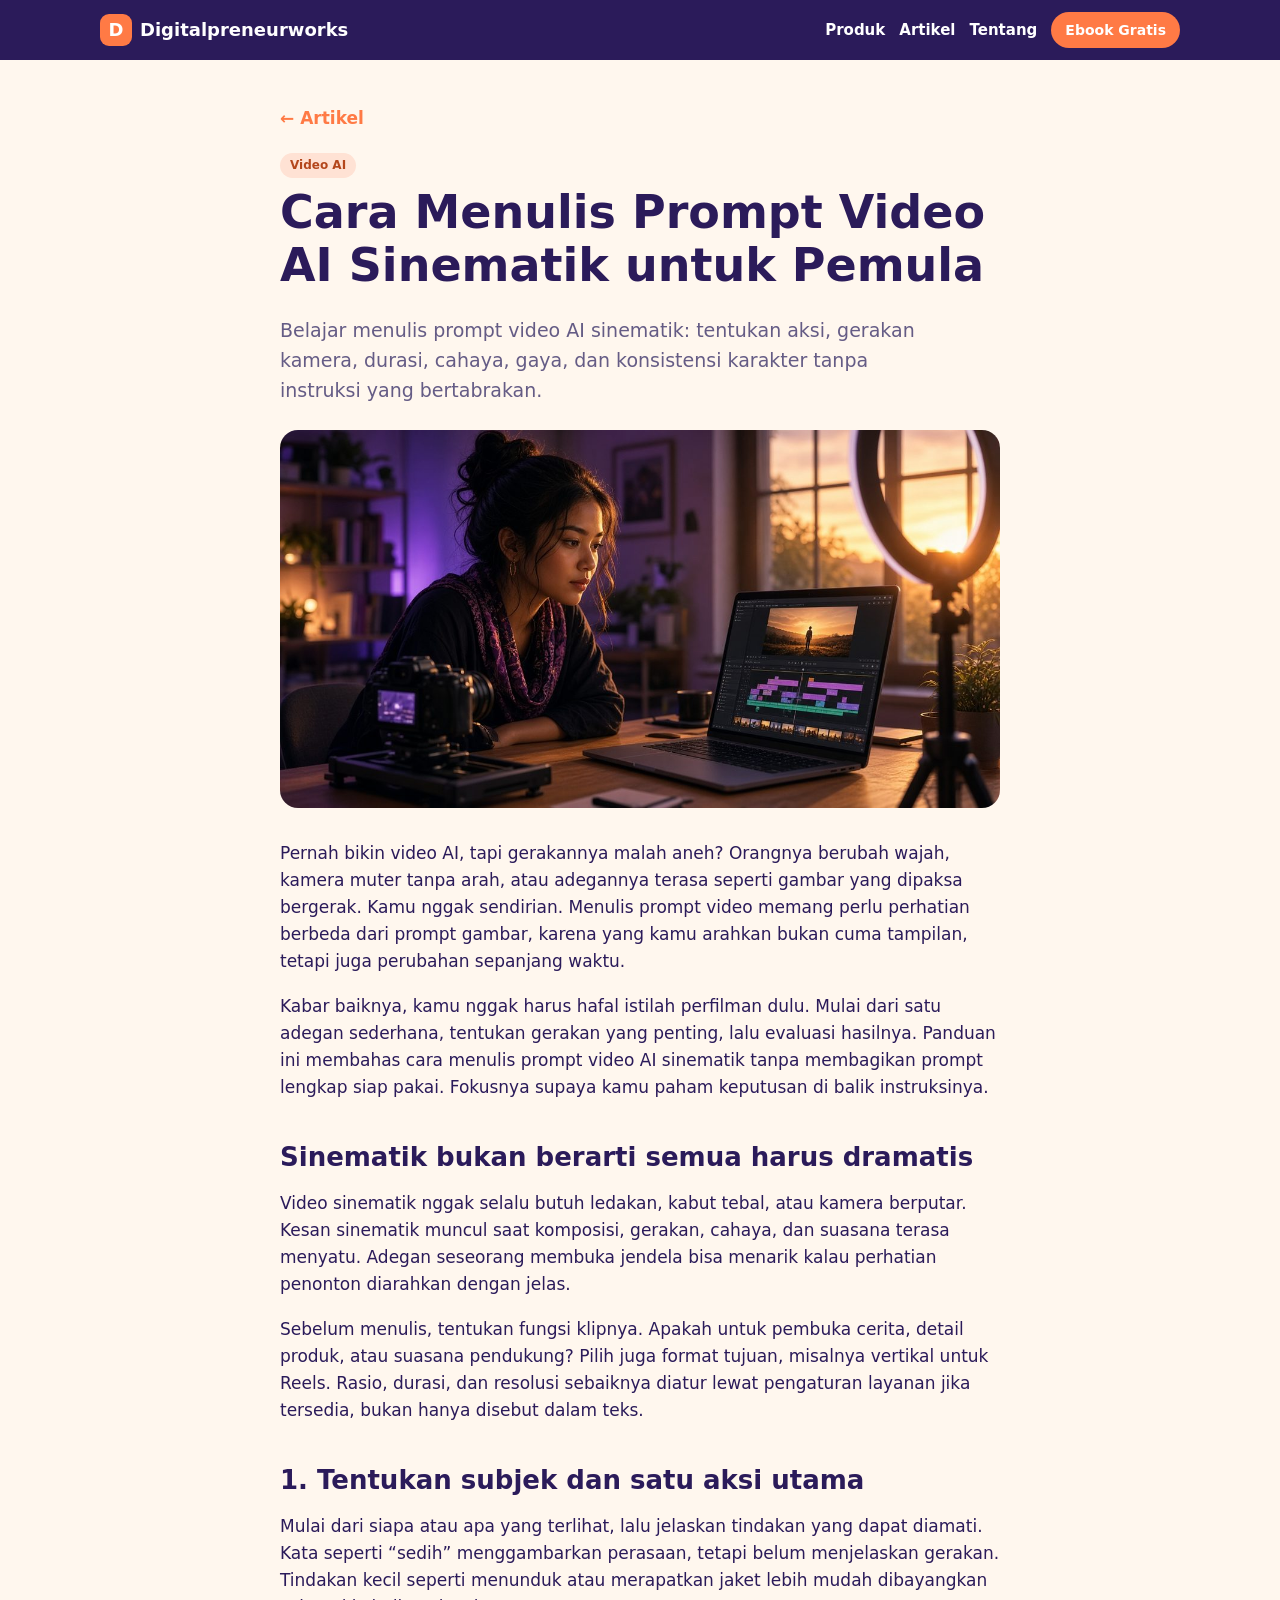
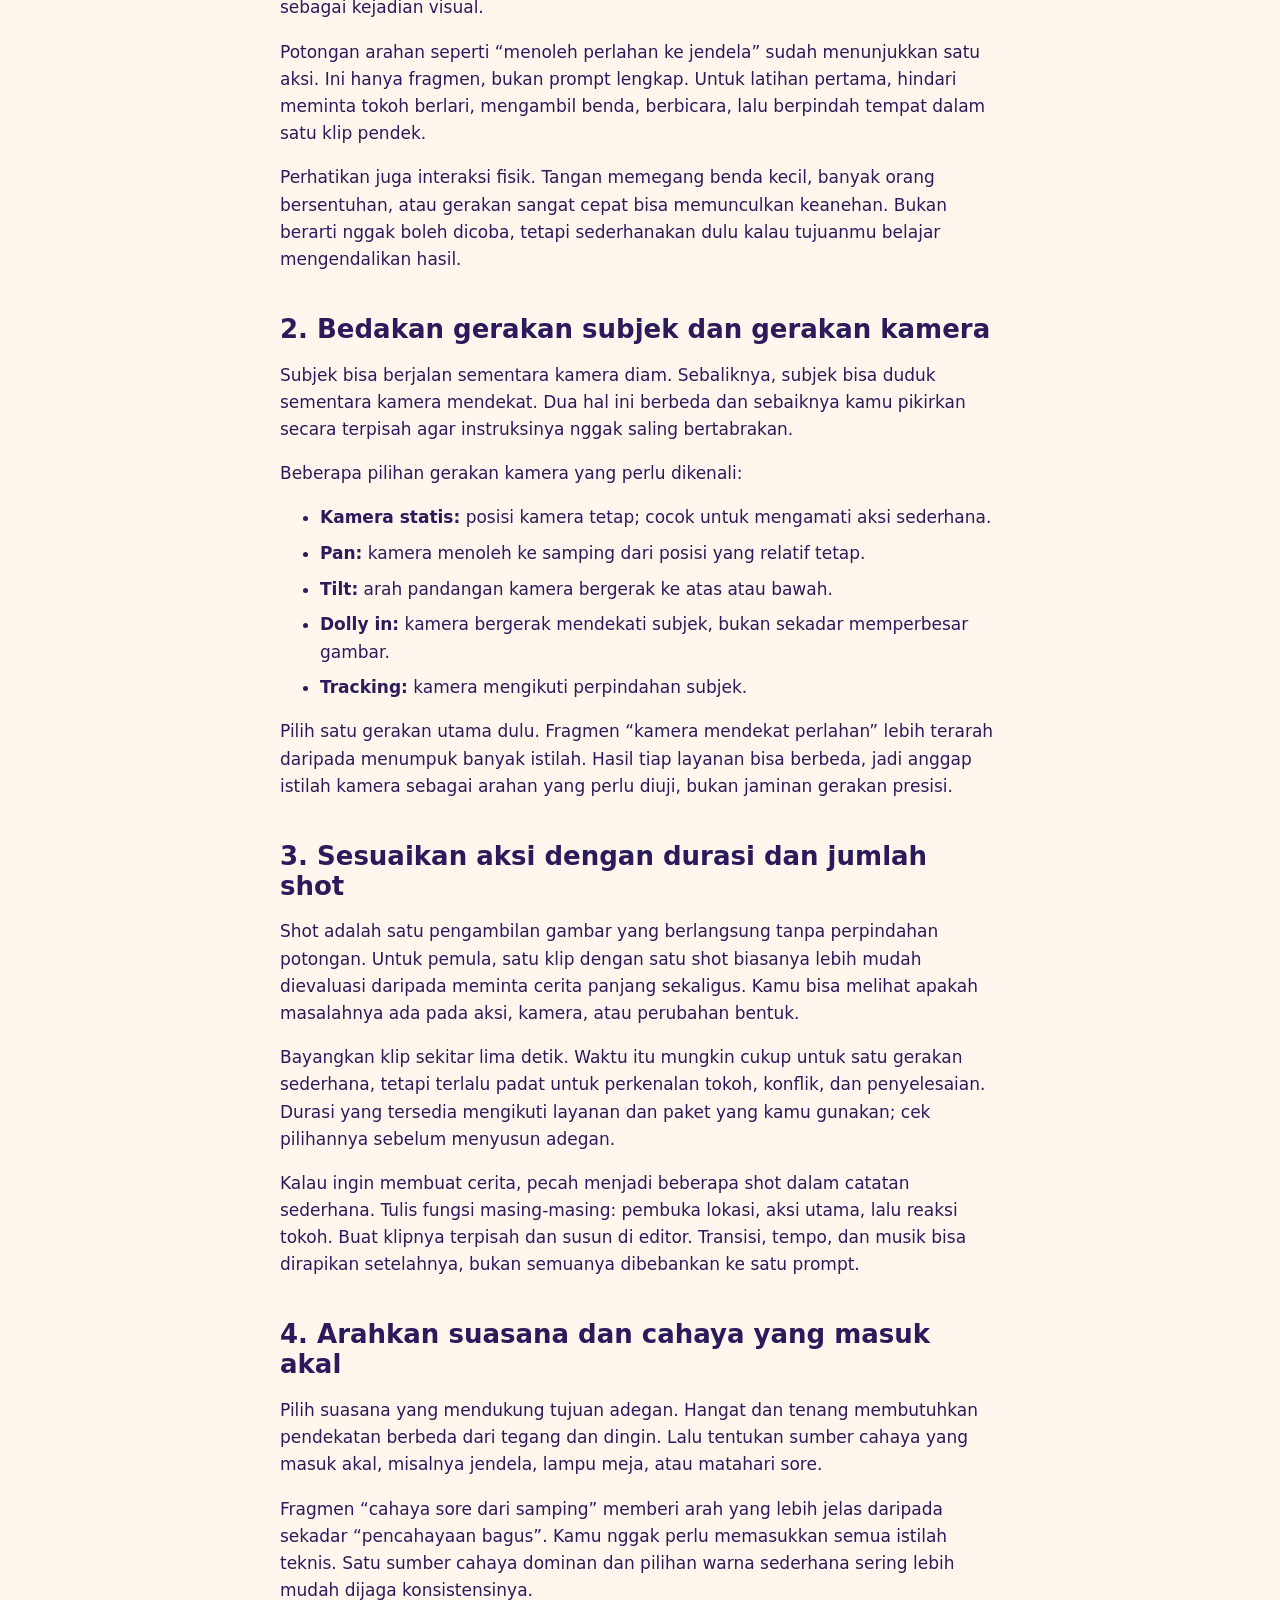
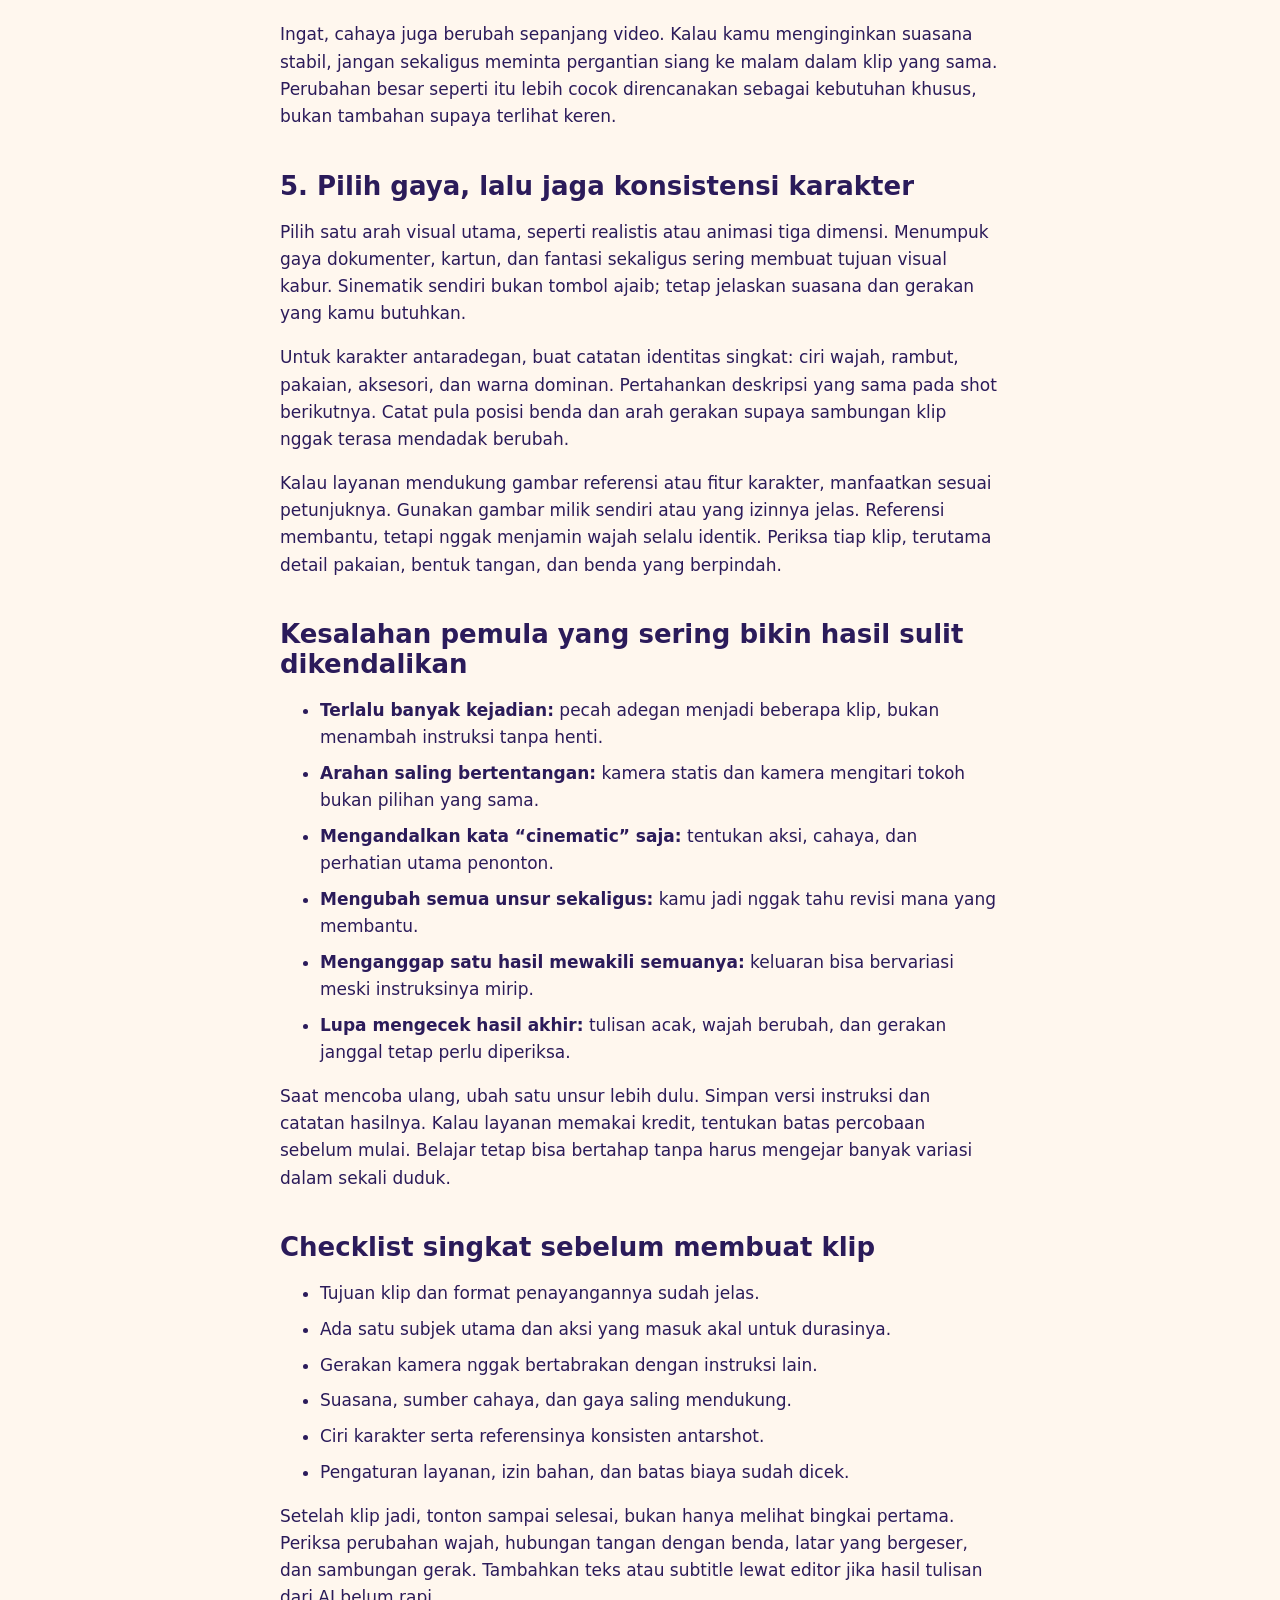
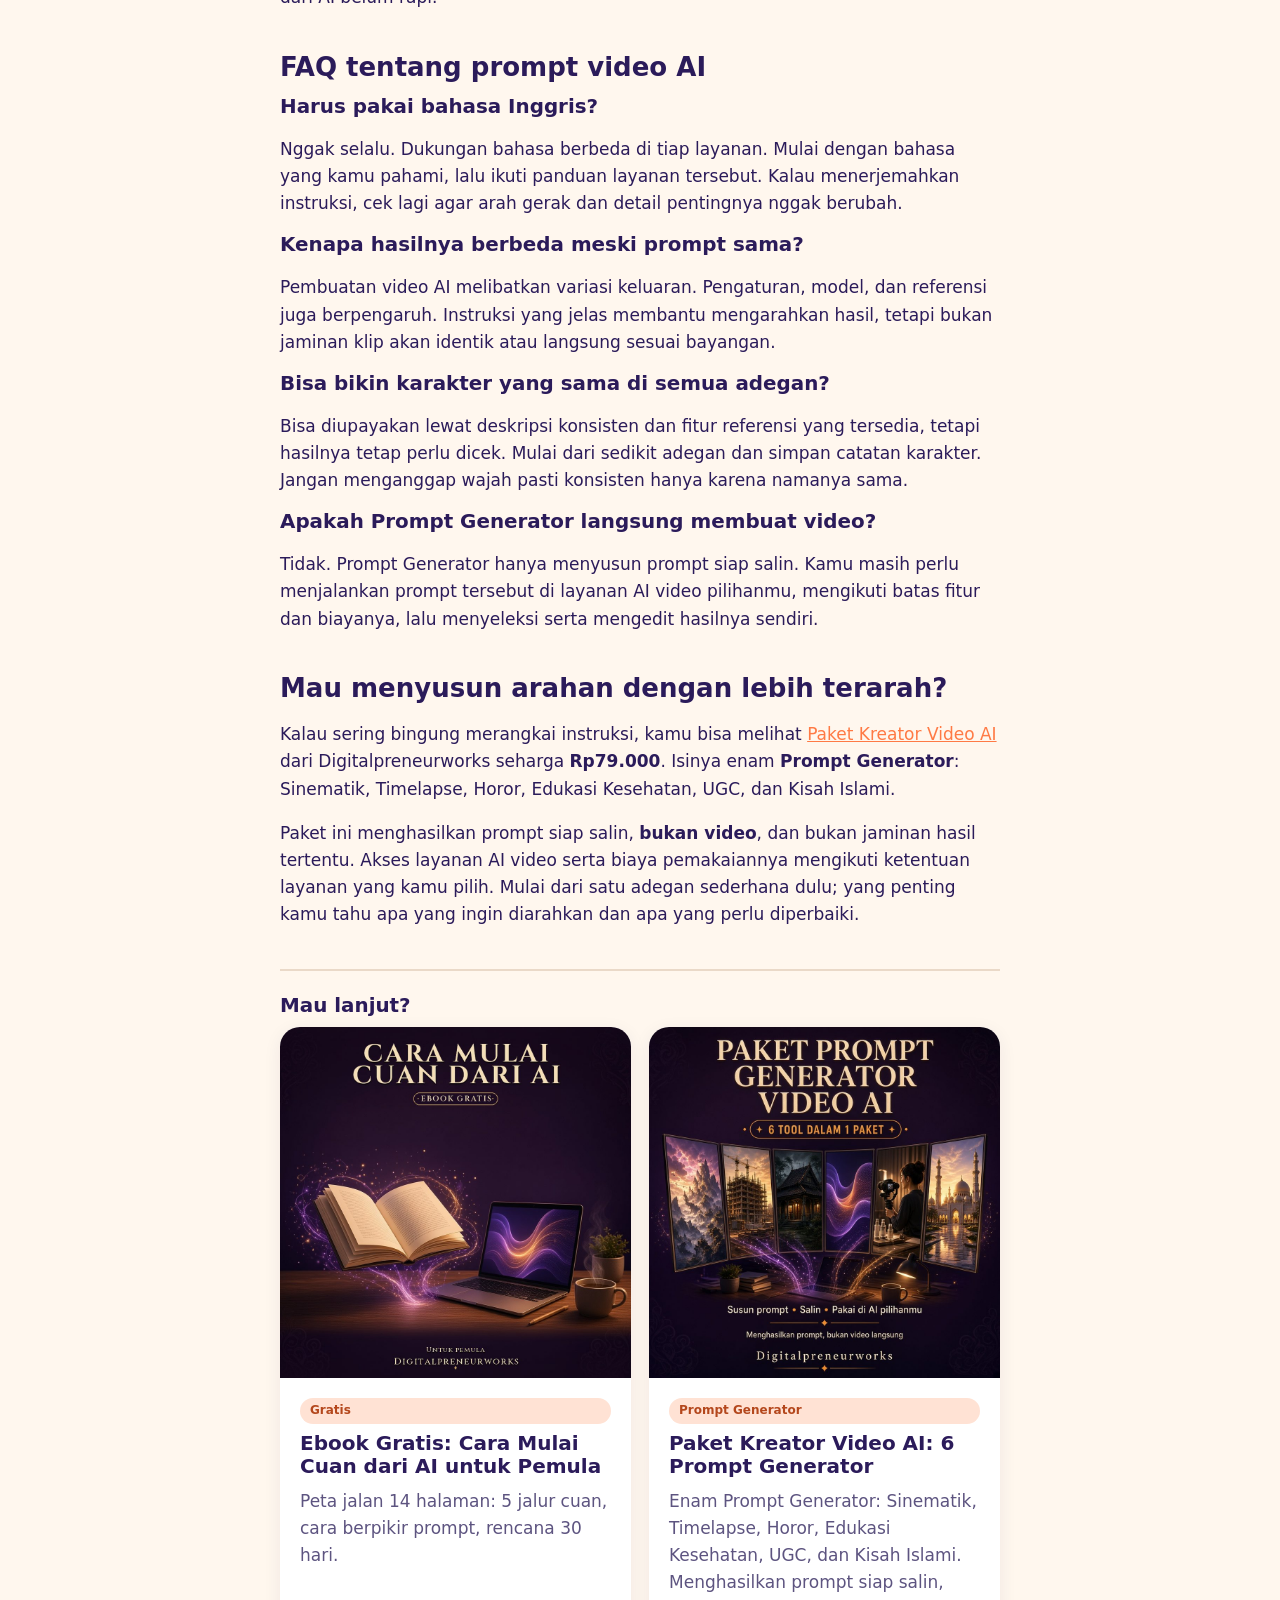
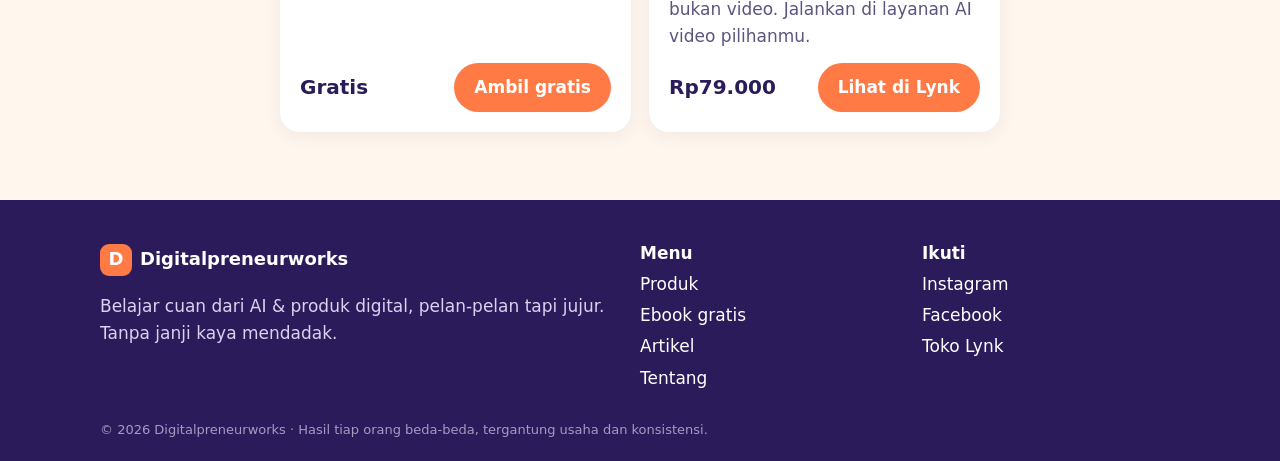
<file: artikel/cara-menulis-prompt-video-ai-sinematik.html>
<!doctype html><html lang="id"><head><meta charset="utf-8"><meta name="viewport" content="width=device-width,initial-scale=1">
<title>Cara Menulis Prompt Video AI Sinematik untuk Pemula | Digitalpreneurworks</title><meta name="description" content="Belajar menulis prompt video AI sinematik: tentukan aksi, gerakan kamera, durasi, cahaya, gaya, dan konsistensi karakter tanpa instruksi yang bertabrakan."><link rel="canonical" href="https://andhiniedewi.github.io/digitalpreneurworks/artikel/cara-menulis-prompt-video-ai-sinematik.html">
<meta property="og:type" content="website"><meta property="og:site_name" content="Digitalpreneurworks"><meta property="og:title" content="Cara Menulis Prompt Video AI Sinematik untuk Pemula | Digitalpreneurworks"><meta property="og:description" content="Belajar menulis prompt video AI sinematik: tentukan aksi, gerakan kamera, durasi, cahaya, gaya, dan konsistensi karakter tanpa instruksi yang bertabrakan."><meta property="og:url" content="https://andhiniedewi.github.io/digitalpreneurworks/artikel/cara-menulis-prompt-video-ai-sinematik.html"><meta property="og:image" content="https://andhiniedewi.github.io/digitalpreneurworks/img/artikel-cara-menulis-prompt-video-ai-sinematik.jpg"><meta property="og:locale" content="id_ID"><meta name="twitter:card" content="summary_large_image">
<link rel="icon" href="../favicon.svg" type="image/svg+xml"><link rel="stylesheet" href="../style.css"><style>.article-cover{display:block;width:100%;height:auto;aspect-ratio:1200/630;object-fit:cover;border-radius:18px;margin:24px 0 32px}.acard .article-thumb{width:100%;height:auto;aspect-ratio:1200/630;object-fit:cover;border-radius:12px;margin:0 0 18px}</style><meta name="theme-color" content="#2B1B5A"><script type="application/ld+json">{"@context": "https://schema.org", "@type": "Article", "headline": "Cara Menulis Prompt Video AI Sinematik untuk Pemula", "description": "Belajar menulis prompt video AI sinematik: tentukan aksi, gerakan kamera, durasi, cahaya, gaya, dan konsistensi karakter tanpa instruksi yang bertabrakan.", "inLanguage": "id-ID", "datePublished": "2026-11-08", "dateModified": "2026-11-08", "image": "https://andhiniedewi.github.io/digitalpreneurworks/img/artikel-cara-menulis-prompt-video-ai-sinematik.jpg", "mainEntityOfPage": "https://andhiniedewi.github.io/digitalpreneurworks/artikel/cara-menulis-prompt-video-ai-sinematik.html", "author": {"@type": "Person", "name": "Andhinie Dewi"}, "publisher": {"@type": "Organization", "name": "Digitalpreneurworks", "logo": {"@type": "ImageObject", "url": "https://andhiniedewi.github.io/digitalpreneurworks/img/og.jpg"}}}</script><script type="application/ld+json">{"@context": "https://schema.org", "@type": "BreadcrumbList", "itemListElement": [{"@type": "ListItem", "position": 1, "name": "Beranda", "item": "https://andhiniedewi.github.io/digitalpreneurworks/"}, {"@type": "ListItem", "position": 2, "name": "Artikel", "item": "https://andhiniedewi.github.io/digitalpreneurworks/artikel/index.html"}, {"@type": "ListItem", "position": 3, "name": "Cara Menulis Prompt Video AI Sinematik untuk Pemula", "item": "https://andhiniedewi.github.io/digitalpreneurworks/artikel/cara-menulis-prompt-video-ai-sinematik.html"}]}</script></head><body>
<header class="hd"><div class="wrap hdi"><a class="logo" href="../index.html"><span class="lm">D</span>Digitalpreneurworks</a><nav><a href="../produk.html">Produk</a><a href="../artikel/index.html">Artikel</a><a href="../tentang.html">Tentang</a><a class="btn sm" href="../ebook-gratis.html">Ebook Gratis</a></nav></div></header>
<main><article class="wrap prose art"><p class="crumb"><a href="../artikel/index.html">← Artikel</a></p><span class="tag">Video AI</span><h1>Cara Menulis Prompt Video AI Sinematik untuk Pemula</h1><p class="lead">Belajar menulis prompt video AI sinematik: tentukan aksi, gerakan kamera, durasi, cahaya, gaya, dan konsistensi karakter tanpa instruksi yang bertabrakan.</p><img class="article-cover" src="../img/artikel-cara-menulis-prompt-video-ai-sinematik.jpg" alt="Cara Menulis Prompt Video AI Sinematik untuk Pemula" width="1200" height="630" fetchpriority="high"><p>Pernah bikin video AI, tapi gerakannya malah aneh? Orangnya berubah wajah, kamera muter tanpa arah, atau adegannya terasa seperti gambar yang dipaksa bergerak. Kamu nggak sendirian. Menulis prompt video memang perlu perhatian berbeda dari prompt gambar, karena yang kamu arahkan bukan cuma tampilan, tetapi juga perubahan sepanjang waktu.</p>
<p>Kabar baiknya, kamu nggak harus hafal istilah perfilman dulu. Mulai dari satu adegan sederhana, tentukan gerakan yang penting, lalu evaluasi hasilnya. Panduan ini membahas cara menulis prompt video AI sinematik tanpa membagikan prompt lengkap siap pakai. Fokusnya supaya kamu paham keputusan di balik instruksinya.</p>
<h2>Sinematik bukan berarti semua harus dramatis</h2>
<p>Video sinematik nggak selalu butuh ledakan, kabut tebal, atau kamera berputar. Kesan sinematik muncul saat komposisi, gerakan, cahaya, dan suasana terasa menyatu. Adegan seseorang membuka jendela bisa menarik kalau perhatian penonton diarahkan dengan jelas.</p>
<p>Sebelum menulis, tentukan fungsi klipnya. Apakah untuk pembuka cerita, detail produk, atau suasana pendukung? Pilih juga format tujuan, misalnya vertikal untuk Reels. Rasio, durasi, dan resolusi sebaiknya diatur lewat pengaturan layanan jika tersedia, bukan hanya disebut dalam teks.</p>
<h2>1. Tentukan subjek dan satu aksi utama</h2>
<p>Mulai dari siapa atau apa yang terlihat, lalu jelaskan tindakan yang dapat diamati. Kata seperti “sedih” menggambarkan perasaan, tetapi belum menjelaskan gerakan. Tindakan kecil seperti menunduk atau merapatkan jaket lebih mudah dibayangkan sebagai kejadian visual.</p>
<p>Potongan arahan seperti “menoleh perlahan ke jendela” sudah menunjukkan satu aksi. Ini hanya fragmen, bukan prompt lengkap. Untuk latihan pertama, hindari meminta tokoh berlari, mengambil benda, berbicara, lalu berpindah tempat dalam satu klip pendek.</p>
<p>Perhatikan juga interaksi fisik. Tangan memegang benda kecil, banyak orang bersentuhan, atau gerakan sangat cepat bisa memunculkan keanehan. Bukan berarti nggak boleh dicoba, tetapi sederhanakan dulu kalau tujuanmu belajar mengendalikan hasil.</p>
<h2>2. Bedakan gerakan subjek dan gerakan kamera</h2>
<p>Subjek bisa berjalan sementara kamera diam. Sebaliknya, subjek bisa duduk sementara kamera mendekat. Dua hal ini berbeda dan sebaiknya kamu pikirkan secara terpisah agar instruksinya nggak saling bertabrakan.</p>
<p>Beberapa pilihan gerakan kamera yang perlu dikenali:</p>
<ul><li><b>Kamera statis:</b> posisi kamera tetap; cocok untuk mengamati aksi sederhana.</li><li><b>Pan:</b> kamera menoleh ke samping dari posisi yang relatif tetap.</li><li><b>Tilt:</b> arah pandangan kamera bergerak ke atas atau bawah.</li><li><b>Dolly in:</b> kamera bergerak mendekati subjek, bukan sekadar memperbesar gambar.</li><li><b>Tracking:</b> kamera mengikuti perpindahan subjek.</li></ul>
<p>Pilih satu gerakan utama dulu. Fragmen “kamera mendekat perlahan” lebih terarah daripada menumpuk banyak istilah. Hasil tiap layanan bisa berbeda, jadi anggap istilah kamera sebagai arahan yang perlu diuji, bukan jaminan gerakan presisi.</p>
<h2>3. Sesuaikan aksi dengan durasi dan jumlah shot</h2>
<p>Shot adalah satu pengambilan gambar yang berlangsung tanpa perpindahan potongan. Untuk pemula, satu klip dengan satu shot biasanya lebih mudah dievaluasi daripada meminta cerita panjang sekaligus. Kamu bisa melihat apakah masalahnya ada pada aksi, kamera, atau perubahan bentuk.</p>
<p>Bayangkan klip sekitar lima detik. Waktu itu mungkin cukup untuk satu gerakan sederhana, tetapi terlalu padat untuk perkenalan tokoh, konflik, dan penyelesaian. Durasi yang tersedia mengikuti layanan dan paket yang kamu gunakan; cek pilihannya sebelum menyusun adegan.</p>
<p>Kalau ingin membuat cerita, pecah menjadi beberapa shot dalam catatan sederhana. Tulis fungsi masing-masing: pembuka lokasi, aksi utama, lalu reaksi tokoh. Buat klipnya terpisah dan susun di editor. Transisi, tempo, dan musik bisa dirapikan setelahnya, bukan semuanya dibebankan ke satu prompt.</p>
<h2>4. Arahkan suasana dan cahaya yang masuk akal</h2>
<p>Pilih suasana yang mendukung tujuan adegan. Hangat dan tenang membutuhkan pendekatan berbeda dari tegang dan dingin. Lalu tentukan sumber cahaya yang masuk akal, misalnya jendela, lampu meja, atau matahari sore.</p>
<p>Fragmen “cahaya sore dari samping” memberi arah yang lebih jelas daripada sekadar “pencahayaan bagus”. Kamu nggak perlu memasukkan semua istilah teknis. Satu sumber cahaya dominan dan pilihan warna sederhana sering lebih mudah dijaga konsistensinya.</p>
<p>Ingat, cahaya juga berubah sepanjang video. Kalau kamu menginginkan suasana stabil, jangan sekaligus meminta pergantian siang ke malam dalam klip yang sama. Perubahan besar seperti itu lebih cocok direncanakan sebagai kebutuhan khusus, bukan tambahan supaya terlihat keren.</p>
<h2>5. Pilih gaya, lalu jaga konsistensi karakter</h2>
<p>Pilih satu arah visual utama, seperti realistis atau animasi tiga dimensi. Menumpuk gaya dokumenter, kartun, dan fantasi sekaligus sering membuat tujuan visual kabur. Sinematik sendiri bukan tombol ajaib; tetap jelaskan suasana dan gerakan yang kamu butuhkan.</p>
<p>Untuk karakter antaradegan, buat catatan identitas singkat: ciri wajah, rambut, pakaian, aksesori, dan warna dominan. Pertahankan deskripsi yang sama pada shot berikutnya. Catat pula posisi benda dan arah gerakan supaya sambungan klip nggak terasa mendadak berubah.</p>
<p>Kalau layanan mendukung gambar referensi atau fitur karakter, manfaatkan sesuai petunjuknya. Gunakan gambar milik sendiri atau yang izinnya jelas. Referensi membantu, tetapi nggak menjamin wajah selalu identik. Periksa tiap klip, terutama detail pakaian, bentuk tangan, dan benda yang berpindah.</p>
<h2>Kesalahan pemula yang sering bikin hasil sulit dikendalikan</h2>
<ul><li><b>Terlalu banyak kejadian:</b> pecah adegan menjadi beberapa klip, bukan menambah instruksi tanpa henti.</li><li><b>Arahan saling bertentangan:</b> kamera statis dan kamera mengitari tokoh bukan pilihan yang sama.</li><li><b>Mengandalkan kata “cinematic” saja:</b> tentukan aksi, cahaya, dan perhatian utama penonton.</li><li><b>Mengubah semua unsur sekaligus:</b> kamu jadi nggak tahu revisi mana yang membantu.</li><li><b>Menganggap satu hasil mewakili semuanya:</b> keluaran bisa bervariasi meski instruksinya mirip.</li><li><b>Lupa mengecek hasil akhir:</b> tulisan acak, wajah berubah, dan gerakan janggal tetap perlu diperiksa.</li></ul>
<p>Saat mencoba ulang, ubah satu unsur lebih dulu. Simpan versi instruksi dan catatan hasilnya. Kalau layanan memakai kredit, tentukan batas percobaan sebelum mulai. Belajar tetap bisa bertahap tanpa harus mengejar banyak variasi dalam sekali duduk.</p>
<h2>Checklist singkat sebelum membuat klip</h2>
<ul><li>Tujuan klip dan format penayangannya sudah jelas.</li><li>Ada satu subjek utama dan aksi yang masuk akal untuk durasinya.</li><li>Gerakan kamera nggak bertabrakan dengan instruksi lain.</li><li>Suasana, sumber cahaya, dan gaya saling mendukung.</li><li>Ciri karakter serta referensinya konsisten antarshot.</li><li>Pengaturan layanan, izin bahan, dan batas biaya sudah dicek.</li></ul>
<p>Setelah klip jadi, tonton sampai selesai, bukan hanya melihat bingkai pertama. Periksa perubahan wajah, hubungan tangan dengan benda, latar yang bergeser, dan sambungan gerak. Tambahkan teks atau subtitle lewat editor jika hasil tulisan dari AI belum rapi.</p>
<h2>FAQ tentang prompt video AI</h2>
<h3>Harus pakai bahasa Inggris?</h3>
<p>Nggak selalu. Dukungan bahasa berbeda di tiap layanan. Mulai dengan bahasa yang kamu pahami, lalu ikuti panduan layanan tersebut. Kalau menerjemahkan instruksi, cek lagi agar arah gerak dan detail pentingnya nggak berubah.</p>
<h3>Kenapa hasilnya berbeda meski prompt sama?</h3>
<p>Pembuatan video AI melibatkan variasi keluaran. Pengaturan, model, dan referensi juga berpengaruh. Instruksi yang jelas membantu mengarahkan hasil, tetapi bukan jaminan klip akan identik atau langsung sesuai bayangan.</p>
<h3>Bisa bikin karakter yang sama di semua adegan?</h3>
<p>Bisa diupayakan lewat deskripsi konsisten dan fitur referensi yang tersedia, tetapi hasilnya tetap perlu dicek. Mulai dari sedikit adegan dan simpan catatan karakter. Jangan menganggap wajah pasti konsisten hanya karena namanya sama.</p>
<h3>Apakah Prompt Generator langsung membuat video?</h3>
<p>Tidak. Prompt Generator hanya menyusun prompt siap salin. Kamu masih perlu menjalankan prompt tersebut di layanan AI video pilihanmu, mengikuti batas fitur dan biayanya, lalu menyeleksi serta mengedit hasilnya sendiri.</p>
<h2>Mau menyusun arahan dengan lebih terarah?</h2>
<p>Kalau sering bingung merangkai instruksi, kamu bisa melihat <a href="https://lynk.id/digitalpreneurworks/608yvyg38zxo">Paket Kreator Video AI</a> dari Digitalpreneurworks seharga <b>Rp79.000</b>. Isinya enam <b>Prompt Generator</b>: Sinematik, Timelapse, Horor, Edukasi Kesehatan, UGC, dan Kisah Islami.</p>
<p>Paket ini menghasilkan prompt siap salin, <b>bukan video</b>, dan bukan jaminan hasil tertentu. Akses layanan AI video serta biaya pemakaiannya mengikuti ketentuan layanan yang kamu pilih. Mulai dari satu adegan sederhana dulu; yang penting kamu tahu apa yang ingin diarahkan dan apa yang perlu diperbaiki.
</p><div class="rel"><h3>Mau lanjut?</h3><div class="grid2"><article class="card"><img src="../img/ebook-cuan.jpg" alt="Ebook Gratis: Cara Mulai Cuan dari AI untuk Pemula" loading=lazy width=400 height=400><div class="cb"><span class=tag>Gratis</span><h3>Ebook Gratis: Cara Mulai Cuan dari AI untuk Pemula</h3><p>Peta jalan 14 halaman: 5 jalur cuan, cara berpikir prompt, rencana 30 hari.</p><div class="cf"><b class="pr">Gratis</b><a class="btn" href="../ebook-gratis.html" target="_blank" rel="noopener">Ambil gratis</a></div></div></article><article class="card"><img src="../img/paket-kreator.jpg" alt="Paket Kreator Video AI: 6 Prompt Generator" loading=lazy width=400 height=400><div class="cb"><span class=tag>Prompt Generator</span><h3>Paket Kreator Video AI: 6 Prompt Generator</h3><p>Enam Prompt Generator: Sinematik, Timelapse, Horor, Edukasi Kesehatan, UGC, dan Kisah Islami. Menghasilkan prompt siap salin, bukan video. Jalankan di layanan AI video pilihanmu.</p><div class="cf"><b class="pr">Rp79.000</b><a class="btn" href="https://lynk.id/digitalpreneurworks/608yvyg38zxo" target="_blank" rel="noopener">Lihat di Lynk</a></div></div></article></div></div></article></main>
<footer class="ft"><div class="wrap fti"><div><a class="logo" href="../index.html"><span class="lm">D</span>Digitalpreneurworks</a><p>Belajar cuan dari AI &amp; produk digital, pelan-pelan tapi jujur. Tanpa janji kaya mendadak.</p></div>
<div><b>Menu</b><a href="../produk.html">Produk</a><a href="../ebook-gratis.html">Ebook gratis</a><a href="../artikel/index.html">Artikel</a><a href="../tentang.html">Tentang</a></div>
<div><b>Ikuti</b><a href="https://www.instagram.com/digitalpreneurworks/" rel="noopener" target="_blank">Instagram</a><a href="https://www.facebook.com/DigitalPreneurWorks/" rel="noopener" target="_blank">Facebook</a><a href="https://lynk.id/digitalpreneurworks" rel="noopener" target="_blank">Toko Lynk</a></div></div>
<p class="wrap cp">© 2026 Digitalpreneurworks · Hasil tiap orang beda-beda, tergantung usaha dan konsistensi.</p></footer></body></html>
</file>
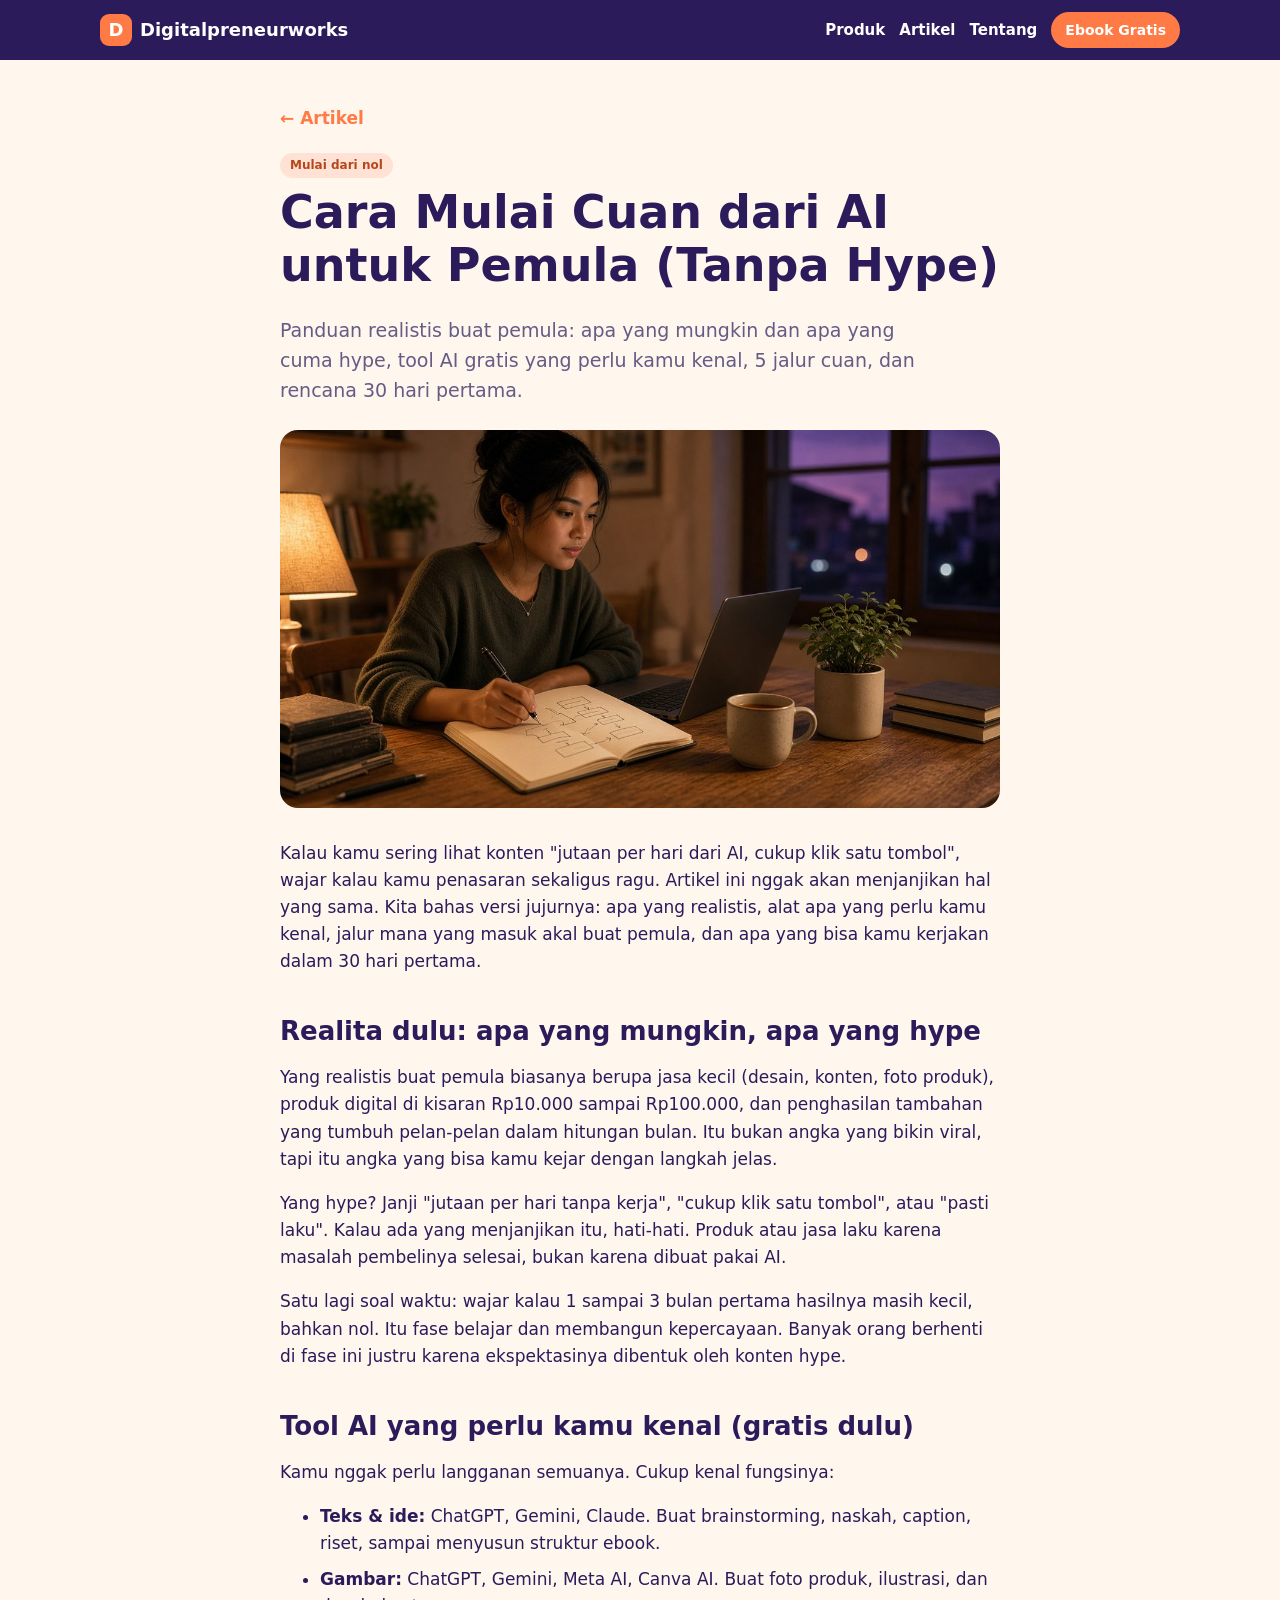
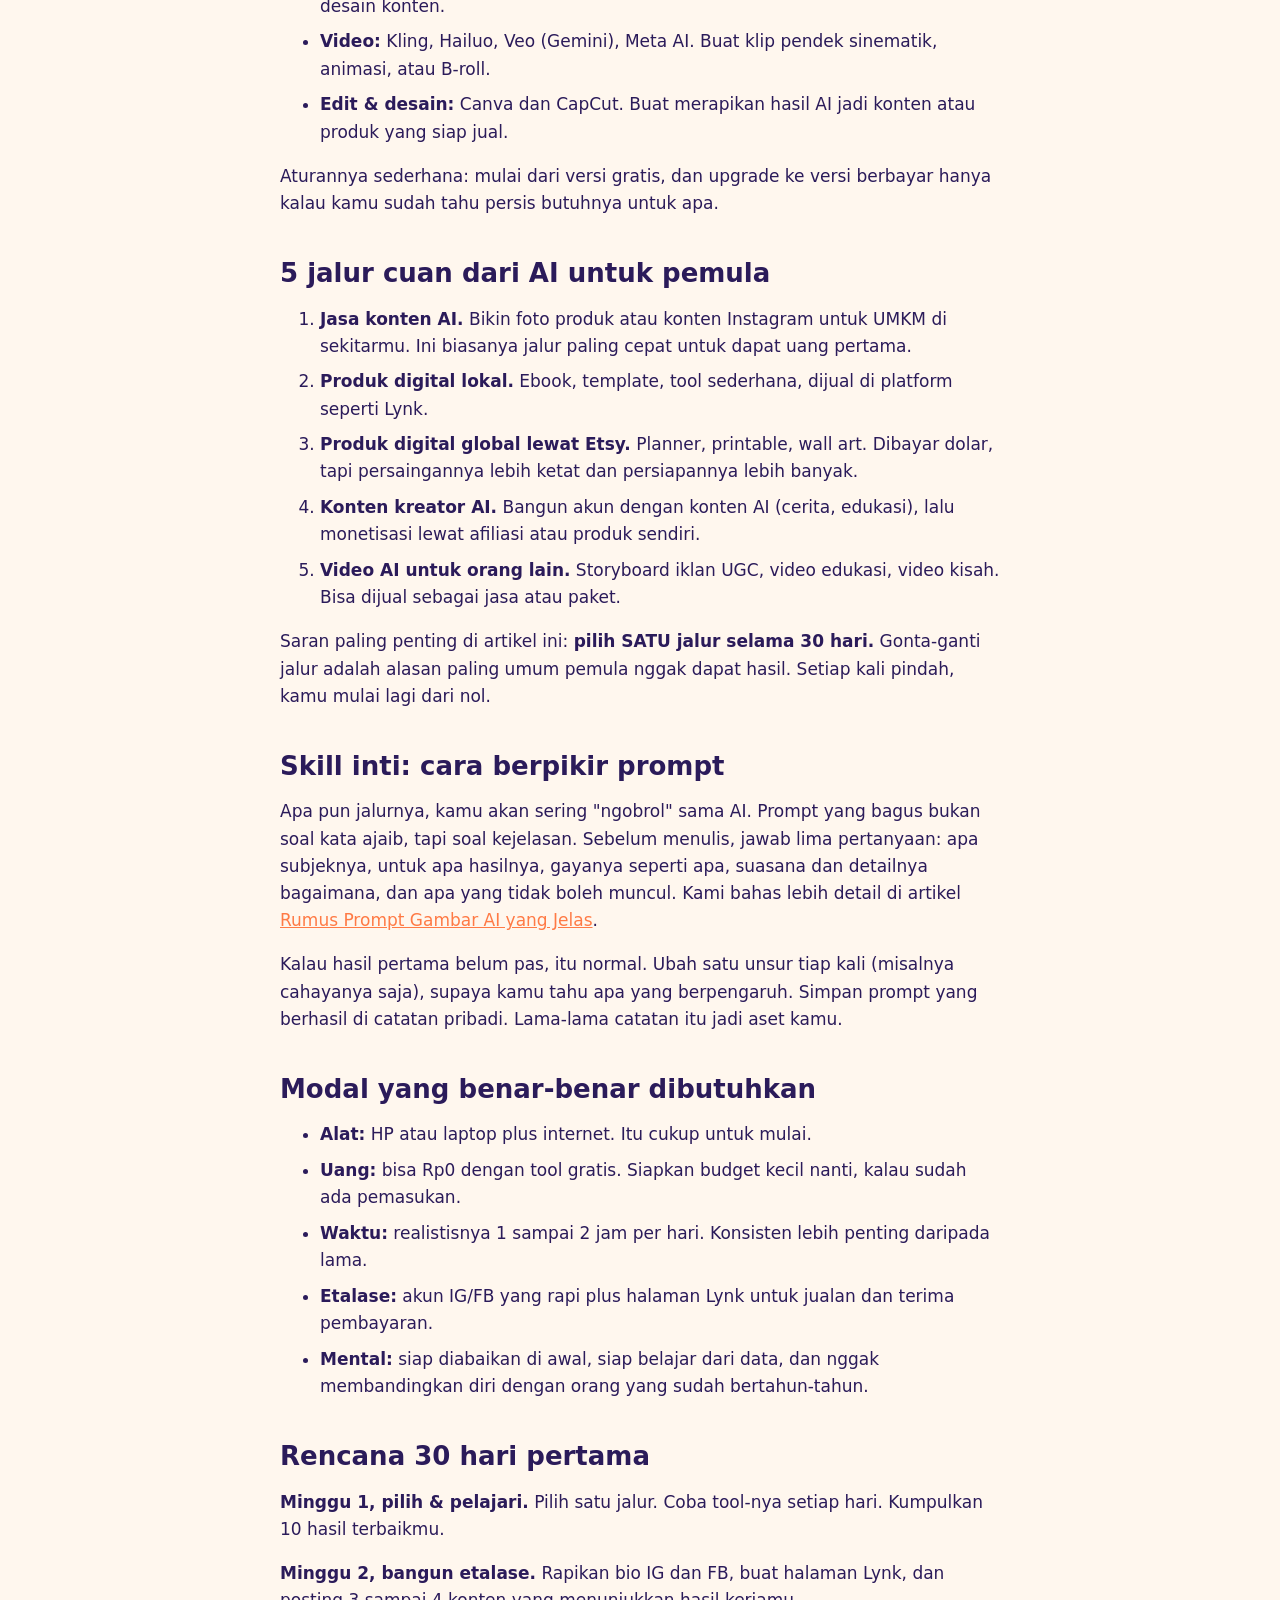
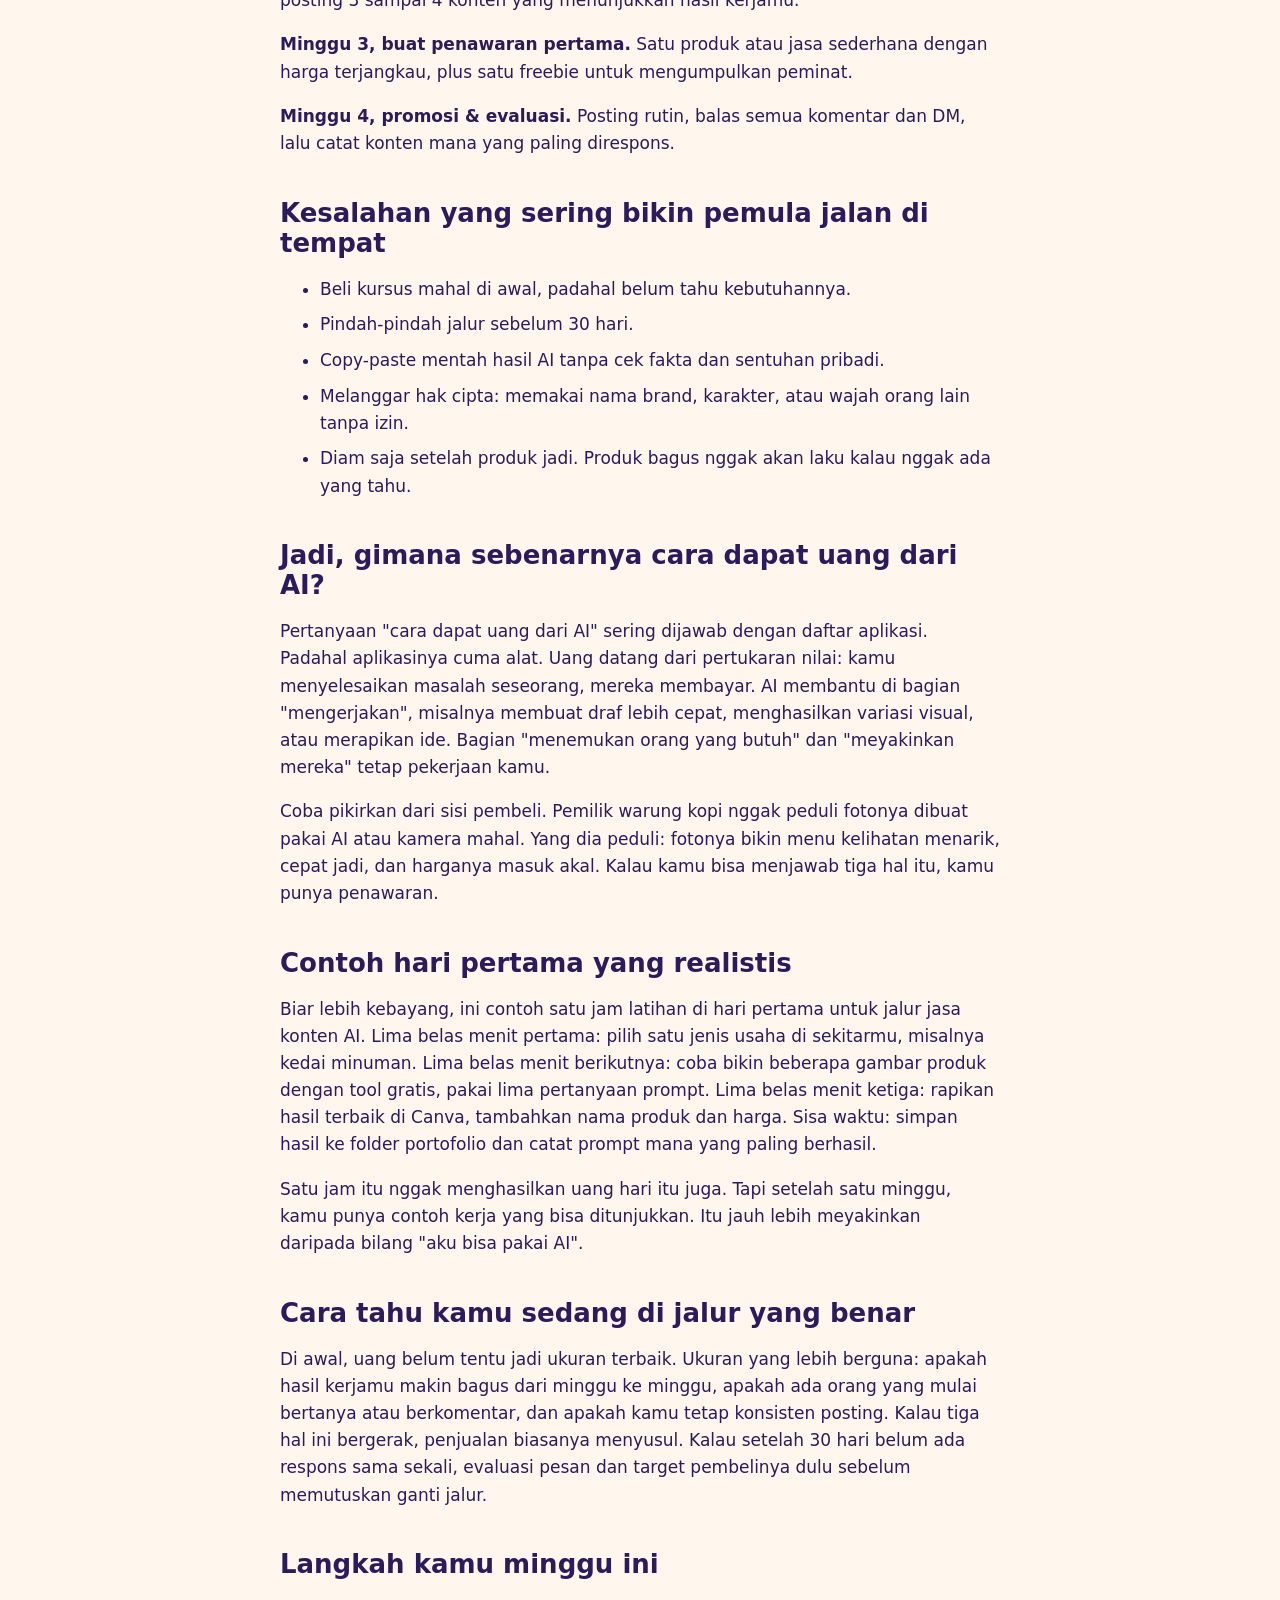
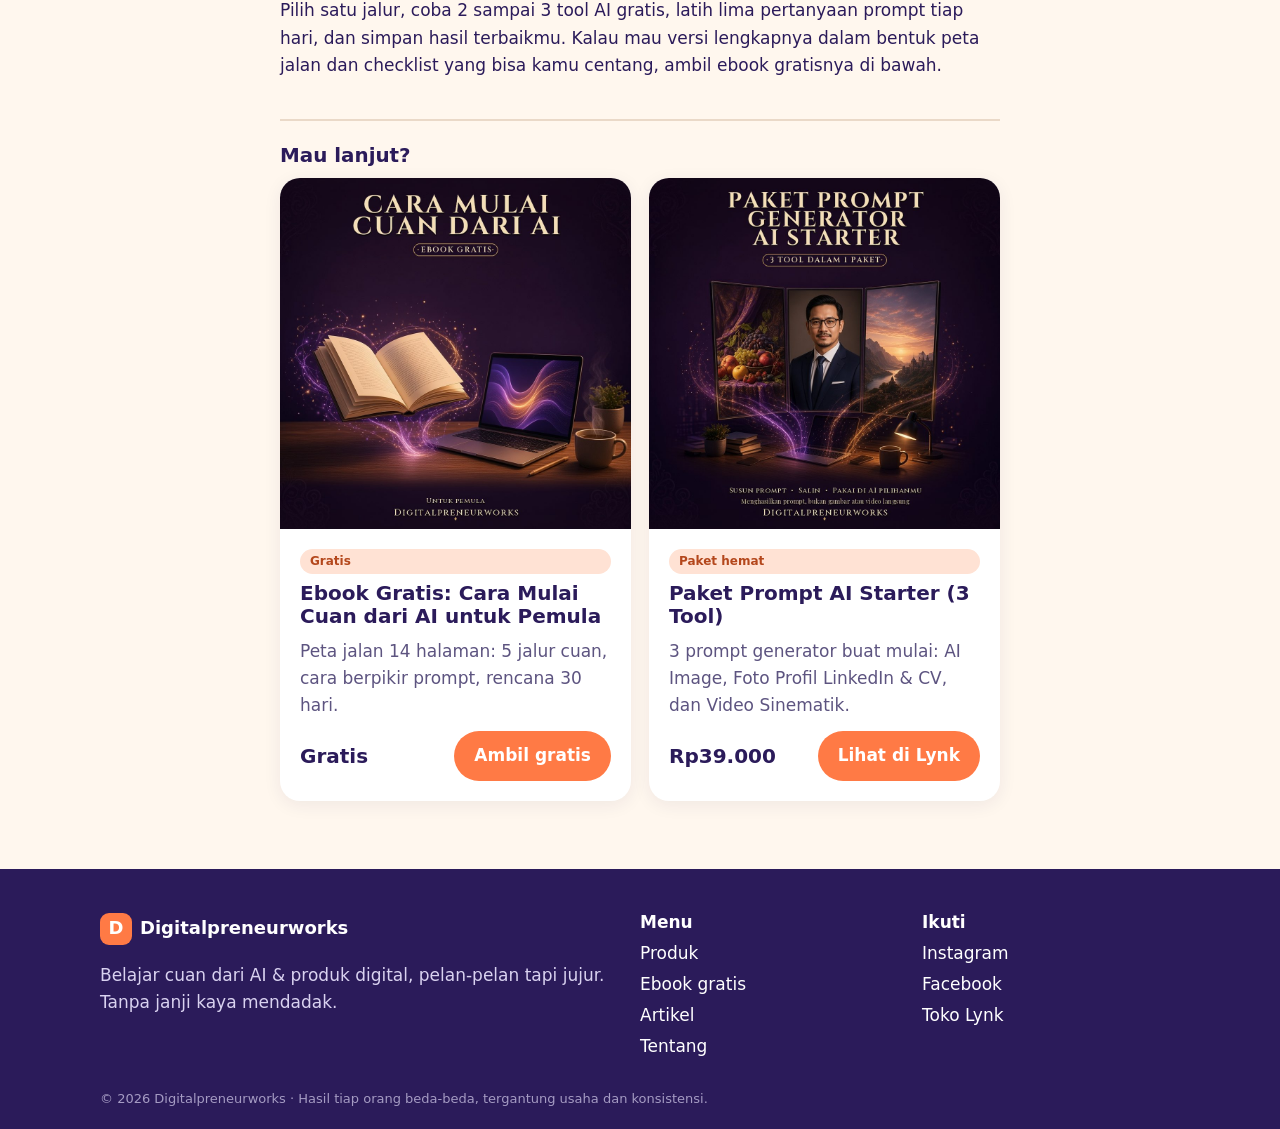
<file: artikel/cara-mulai-cuan-dari-ai-untuk-pemula.html>
<!doctype html><html lang="id"><head><meta charset="utf-8"><meta name="viewport" content="width=device-width,initial-scale=1">
<title>Cara Mulai Cuan dari AI untuk Pemula (Tanpa Hype) | Digitalpreneurworks</title><meta name="description" content="Panduan realistis buat pemula: apa yang mungkin dan apa yang cuma hype, tool AI gratis yang perlu kamu kenal, 5 jalur cuan, dan rencana 30 hari pertama."><link rel="canonical" href="https://andhiniedewi.github.io/digitalpreneurworks/artikel/cara-mulai-cuan-dari-ai-untuk-pemula.html">
<meta property="og:type" content="website"><meta property="og:site_name" content="Digitalpreneurworks"><meta property="og:title" content="Cara Mulai Cuan dari AI untuk Pemula (Tanpa Hype) | Digitalpreneurworks"><meta property="og:description" content="Panduan realistis buat pemula: apa yang mungkin dan apa yang cuma hype, tool AI gratis yang perlu kamu kenal, 5 jalur cuan, dan rencana 30 hari pertama."><meta property="og:url" content="https://andhiniedewi.github.io/digitalpreneurworks/artikel/cara-mulai-cuan-dari-ai-untuk-pemula.html"><meta property="og:image" content="https://andhiniedewi.github.io/digitalpreneurworks/img/artikel-cara-mulai-cuan-dari-ai-untuk-pemula.jpg"><meta property="og:locale" content="id_ID"><meta name="twitter:card" content="summary_large_image">
<link rel="icon" href="../favicon.svg" type="image/svg+xml"><link rel="stylesheet" href="../style.css"><style>.article-cover{display:block;width:100%;height:auto;aspect-ratio:1200/630;object-fit:cover;border-radius:18px;margin:24px 0 32px}.acard .article-thumb{width:100%;height:auto;aspect-ratio:1200/630;object-fit:cover;border-radius:12px;margin:0 0 18px}</style><meta name="theme-color" content="#2B1B5A"><script type="application/ld+json">{"@context": "https://schema.org", "@type": "Article", "headline": "Cara Mulai Cuan dari AI untuk Pemula (Tanpa Hype)", "description": "Panduan realistis buat pemula: apa yang mungkin dan apa yang cuma hype, tool AI gratis yang perlu kamu kenal, 5 jalur cuan, dan rencana 30 hari pertama.", "inLanguage": "id-ID", "datePublished": "2026-10-28", "dateModified": "2026-10-28", "image": "https://andhiniedewi.github.io/digitalpreneurworks/img/artikel-cara-mulai-cuan-dari-ai-untuk-pemula.jpg", "mainEntityOfPage": "https://andhiniedewi.github.io/digitalpreneurworks/artikel/cara-mulai-cuan-dari-ai-untuk-pemula.html", "author": {"@type": "Person", "name": "Andhinie Dewi"}, "publisher": {"@type": "Organization", "name": "Digitalpreneurworks", "logo": {"@type": "ImageObject", "url": "https://andhiniedewi.github.io/digitalpreneurworks/img/og.jpg"}}}</script><script type="application/ld+json">{"@context": "https://schema.org", "@type": "BreadcrumbList", "itemListElement": [{"@type": "ListItem", "position": 1, "name": "Beranda", "item": "https://andhiniedewi.github.io/digitalpreneurworks/"}, {"@type": "ListItem", "position": 2, "name": "Artikel", "item": "https://andhiniedewi.github.io/digitalpreneurworks/artikel/index.html"}, {"@type": "ListItem", "position": 3, "name": "Cara Mulai Cuan dari AI untuk Pemula (Tanpa Hype)", "item": "https://andhiniedewi.github.io/digitalpreneurworks/artikel/cara-mulai-cuan-dari-ai-untuk-pemula.html"}]}</script></head><body>
<header class="hd"><div class="wrap hdi"><a class="logo" href="../index.html"><span class="lm">D</span>Digitalpreneurworks</a><nav><a href="../produk.html">Produk</a><a href="../artikel/index.html">Artikel</a><a href="../tentang.html">Tentang</a><a class="btn sm" href="../ebook-gratis.html">Ebook Gratis</a></nav></div></header>
<main><article class="wrap prose art"><p class="crumb"><a href="../artikel/index.html">← Artikel</a></p><span class="tag">Mulai dari nol</span><h1>Cara Mulai Cuan dari AI untuk Pemula (Tanpa Hype)</h1><p class="lead">Panduan realistis buat pemula: apa yang mungkin dan apa yang cuma hype, tool AI gratis yang perlu kamu kenal, 5 jalur cuan, dan rencana 30 hari pertama.</p><img class="article-cover" src="../img/artikel-cara-mulai-cuan-dari-ai-untuk-pemula.jpg" alt="Cara Mulai Cuan dari AI untuk Pemula (Tanpa Hype)" width="1200" height="630" fetchpriority="high">
<p>Kalau kamu sering lihat konten "jutaan per hari dari AI, cukup klik satu tombol", wajar kalau kamu penasaran sekaligus ragu. Artikel ini nggak akan menjanjikan hal yang sama. Kita bahas versi jujurnya: apa yang realistis, alat apa yang perlu kamu kenal, jalur mana yang masuk akal buat pemula, dan apa yang bisa kamu kerjakan dalam 30 hari pertama.</p>
<h2>Realita dulu: apa yang mungkin, apa yang hype</h2>
<p>Yang realistis buat pemula biasanya berupa jasa kecil (desain, konten, foto produk), produk digital di kisaran Rp10.000 sampai Rp100.000, dan penghasilan tambahan yang tumbuh pelan-pelan dalam hitungan bulan. Itu bukan angka yang bikin viral, tapi itu angka yang bisa kamu kejar dengan langkah jelas.</p>
<p>Yang hype? Janji "jutaan per hari tanpa kerja", "cukup klik satu tombol", atau "pasti laku". Kalau ada yang menjanjikan itu, hati-hati. Produk atau jasa laku karena masalah pembelinya selesai, bukan karena dibuat pakai AI.</p>
<p>Satu lagi soal waktu: wajar kalau 1 sampai 3 bulan pertama hasilnya masih kecil, bahkan nol. Itu fase belajar dan membangun kepercayaan. Banyak orang berhenti di fase ini justru karena ekspektasinya dibentuk oleh konten hype.</p>
<h2>Tool AI yang perlu kamu kenal (gratis dulu)</h2>
<p>Kamu nggak perlu langganan semuanya. Cukup kenal fungsinya:</p>
<ul><li><b>Teks &amp; ide:</b> ChatGPT, Gemini, Claude. Buat brainstorming, naskah, caption, riset, sampai menyusun struktur ebook.</li>
<li><b>Gambar:</b> ChatGPT, Gemini, Meta AI, Canva AI. Buat foto produk, ilustrasi, dan desain konten.</li>
<li><b>Video:</b> Kling, Hailuo, Veo (Gemini), Meta AI. Buat klip pendek sinematik, animasi, atau B-roll.</li>
<li><b>Edit &amp; desain:</b> Canva dan CapCut. Buat merapikan hasil AI jadi konten atau produk yang siap jual.</li></ul>
<p>Aturannya sederhana: mulai dari versi gratis, dan upgrade ke versi berbayar hanya kalau kamu sudah tahu persis butuhnya untuk apa.</p>
<h2>5 jalur cuan dari AI untuk pemula</h2>
<ol><li><b>Jasa konten AI.</b> Bikin foto produk atau konten Instagram untuk UMKM di sekitarmu. Ini biasanya jalur paling cepat untuk dapat uang pertama.</li>
<li><b>Produk digital lokal.</b> Ebook, template, tool sederhana, dijual di platform seperti Lynk.</li>
<li><b>Produk digital global lewat Etsy.</b> Planner, printable, wall art. Dibayar dolar, tapi persaingannya lebih ketat dan persiapannya lebih banyak.</li>
<li><b>Konten kreator AI.</b> Bangun akun dengan konten AI (cerita, edukasi), lalu monetisasi lewat afiliasi atau produk sendiri.</li>
<li><b>Video AI untuk orang lain.</b> Storyboard iklan UGC, video edukasi, video kisah. Bisa dijual sebagai jasa atau paket.</li></ol>
<p>Saran paling penting di artikel ini: <b>pilih SATU jalur selama 30 hari.</b> Gonta-ganti jalur adalah alasan paling umum pemula nggak dapat hasil. Setiap kali pindah, kamu mulai lagi dari nol.</p>
<h2>Skill inti: cara berpikir prompt</h2>
<p>Apa pun jalurnya, kamu akan sering "ngobrol" sama AI. Prompt yang bagus bukan soal kata ajaib, tapi soal kejelasan. Sebelum menulis, jawab lima pertanyaan: apa subjeknya, untuk apa hasilnya, gayanya seperti apa, suasana dan detailnya bagaimana, dan apa yang tidak boleh muncul. Kami bahas lebih detail di artikel <a href="rumus-prompt-gambar-ai.html">Rumus Prompt Gambar AI yang Jelas</a>.</p>
<p>Kalau hasil pertama belum pas, itu normal. Ubah satu unsur tiap kali (misalnya cahayanya saja), supaya kamu tahu apa yang berpengaruh. Simpan prompt yang berhasil di catatan pribadi. Lama-lama catatan itu jadi aset kamu.</p>
<h2>Modal yang benar-benar dibutuhkan</h2>
<ul><li><b>Alat:</b> HP atau laptop plus internet. Itu cukup untuk mulai.</li>
<li><b>Uang:</b> bisa Rp0 dengan tool gratis. Siapkan budget kecil nanti, kalau sudah ada pemasukan.</li>
<li><b>Waktu:</b> realistisnya 1 sampai 2 jam per hari. Konsisten lebih penting daripada lama.</li>
<li><b>Etalase:</b> akun IG/FB yang rapi plus halaman Lynk untuk jualan dan terima pembayaran.</li>
<li><b>Mental:</b> siap diabaikan di awal, siap belajar dari data, dan nggak membandingkan diri dengan orang yang sudah bertahun-tahun.</li></ul>
<h2>Rencana 30 hari pertama</h2>
<p><b>Minggu 1, pilih &amp; pelajari.</b> Pilih satu jalur. Coba tool-nya setiap hari. Kumpulkan 10 hasil terbaikmu.</p>
<p><b>Minggu 2, bangun etalase.</b> Rapikan bio IG dan FB, buat halaman Lynk, dan posting 3 sampai 4 konten yang menunjukkan hasil kerjamu.</p>
<p><b>Minggu 3, buat penawaran pertama.</b> Satu produk atau jasa sederhana dengan harga terjangkau, plus satu freebie untuk mengumpulkan peminat.</p>
<p><b>Minggu 4, promosi &amp; evaluasi.</b> Posting rutin, balas semua komentar dan DM, lalu catat konten mana yang paling direspons.</p>
<h2>Kesalahan yang sering bikin pemula jalan di tempat</h2>
<ul><li>Beli kursus mahal di awal, padahal belum tahu kebutuhannya.</li>
<li>Pindah-pindah jalur sebelum 30 hari.</li>
<li>Copy-paste mentah hasil AI tanpa cek fakta dan sentuhan pribadi.</li>
<li>Melanggar hak cipta: memakai nama brand, karakter, atau wajah orang lain tanpa izin.</li>
<li>Diam saja setelah produk jadi. Produk bagus nggak akan laku kalau nggak ada yang tahu.</li></ul>
<h2>Jadi, gimana sebenarnya cara dapat uang dari AI?</h2>
<p>Pertanyaan "cara dapat uang dari AI" sering dijawab dengan daftar aplikasi. Padahal aplikasinya cuma alat. Uang datang dari pertukaran nilai: kamu menyelesaikan masalah seseorang, mereka membayar. AI membantu di bagian "mengerjakan", misalnya membuat draf lebih cepat, menghasilkan variasi visual, atau merapikan ide. Bagian "menemukan orang yang butuh" dan "meyakinkan mereka" tetap pekerjaan kamu.</p>
<p>Coba pikirkan dari sisi pembeli. Pemilik warung kopi nggak peduli fotonya dibuat pakai AI atau kamera mahal. Yang dia peduli: fotonya bikin menu kelihatan menarik, cepat jadi, dan harganya masuk akal. Kalau kamu bisa menjawab tiga hal itu, kamu punya penawaran.</p>
<h2>Contoh hari pertama yang realistis</h2>
<p>Biar lebih kebayang, ini contoh satu jam latihan di hari pertama untuk jalur jasa konten AI. Lima belas menit pertama: pilih satu jenis usaha di sekitarmu, misalnya kedai minuman. Lima belas menit berikutnya: coba bikin beberapa gambar produk dengan tool gratis, pakai lima pertanyaan prompt. Lima belas menit ketiga: rapikan hasil terbaik di Canva, tambahkan nama produk dan harga. Sisa waktu: simpan hasil ke folder portofolio dan catat prompt mana yang paling berhasil.</p>
<p>Satu jam itu nggak menghasilkan uang hari itu juga. Tapi setelah satu minggu, kamu punya contoh kerja yang bisa ditunjukkan. Itu jauh lebih meyakinkan daripada bilang "aku bisa pakai AI".</p>
<h2>Cara tahu kamu sedang di jalur yang benar</h2>
<p>Di awal, uang belum tentu jadi ukuran terbaik. Ukuran yang lebih berguna: apakah hasil kerjamu makin bagus dari minggu ke minggu, apakah ada orang yang mulai bertanya atau berkomentar, dan apakah kamu tetap konsisten posting. Kalau tiga hal ini bergerak, penjualan biasanya menyusul. Kalau setelah 30 hari belum ada respons sama sekali, evaluasi pesan dan target pembelinya dulu sebelum memutuskan ganti jalur.</p>
<h2>Langkah kamu minggu ini</h2>
<p>Pilih satu jalur, coba 2 sampai 3 tool AI gratis, latih lima pertanyaan prompt tiap hari, dan simpan hasil terbaikmu. Kalau mau versi lengkapnya dalam bentuk peta jalan dan checklist yang bisa kamu centang, ambil ebook gratisnya di bawah.</p>
<div class="rel"><h3>Mau lanjut?</h3><div class="grid2"><article class="card"><img src="../img/ebook-cuan.jpg" alt="Ebook Gratis: Cara Mulai Cuan dari AI untuk Pemula" loading=lazy width=400 height=400><div class="cb"><span class=tag>Gratis</span><h3>Ebook Gratis: Cara Mulai Cuan dari AI untuk Pemula</h3><p>Peta jalan 14 halaman: 5 jalur cuan, cara berpikir prompt, rencana 30 hari.</p><div class="cf"><b class="pr">Gratis</b><a class="btn" href="../ebook-gratis.html" target="_blank" rel="noopener">Ambil gratis</a></div></div></article><article class="card"><img src="../img/paket-starter.jpg" alt="Paket Prompt AI Starter (3 Tool)" loading=lazy width=400 height=400><div class="cb"><span class=tag>Paket hemat</span><h3>Paket Prompt AI Starter (3 Tool)</h3><p>3 prompt generator buat mulai: AI Image, Foto Profil LinkedIn & CV, dan Video Sinematik.</p><div class="cf"><b class="pr">Rp39.000</b><a class="btn" href="https://lynk.id/digitalpreneurworks/558w6wjx9p50" target="_blank" rel="noopener">Lihat di Lynk</a></div></div></article></div></div></article></main>
<footer class="ft"><div class="wrap fti"><div><a class="logo" href="../index.html"><span class="lm">D</span>Digitalpreneurworks</a><p>Belajar cuan dari AI &amp; produk digital, pelan-pelan tapi jujur. Tanpa janji kaya mendadak.</p></div>
<div><b>Menu</b><a href="../produk.html">Produk</a><a href="../ebook-gratis.html">Ebook gratis</a><a href="../artikel/index.html">Artikel</a><a href="../tentang.html">Tentang</a></div>
<div><b>Ikuti</b><a href="https://www.instagram.com/digitalpreneurworks/" rel="noopener" target="_blank">Instagram</a><a href="https://www.facebook.com/DigitalPreneurWorks/" rel="noopener" target="_blank">Facebook</a><a href="https://lynk.id/digitalpreneurworks" rel="noopener" target="_blank">Toko Lynk</a></div></div>
<p class="wrap cp">© 2026 Digitalpreneurworks · Hasil tiap orang beda-beda, tergantung usaha dan konsistensi.</p></footer></body></html>
</file>
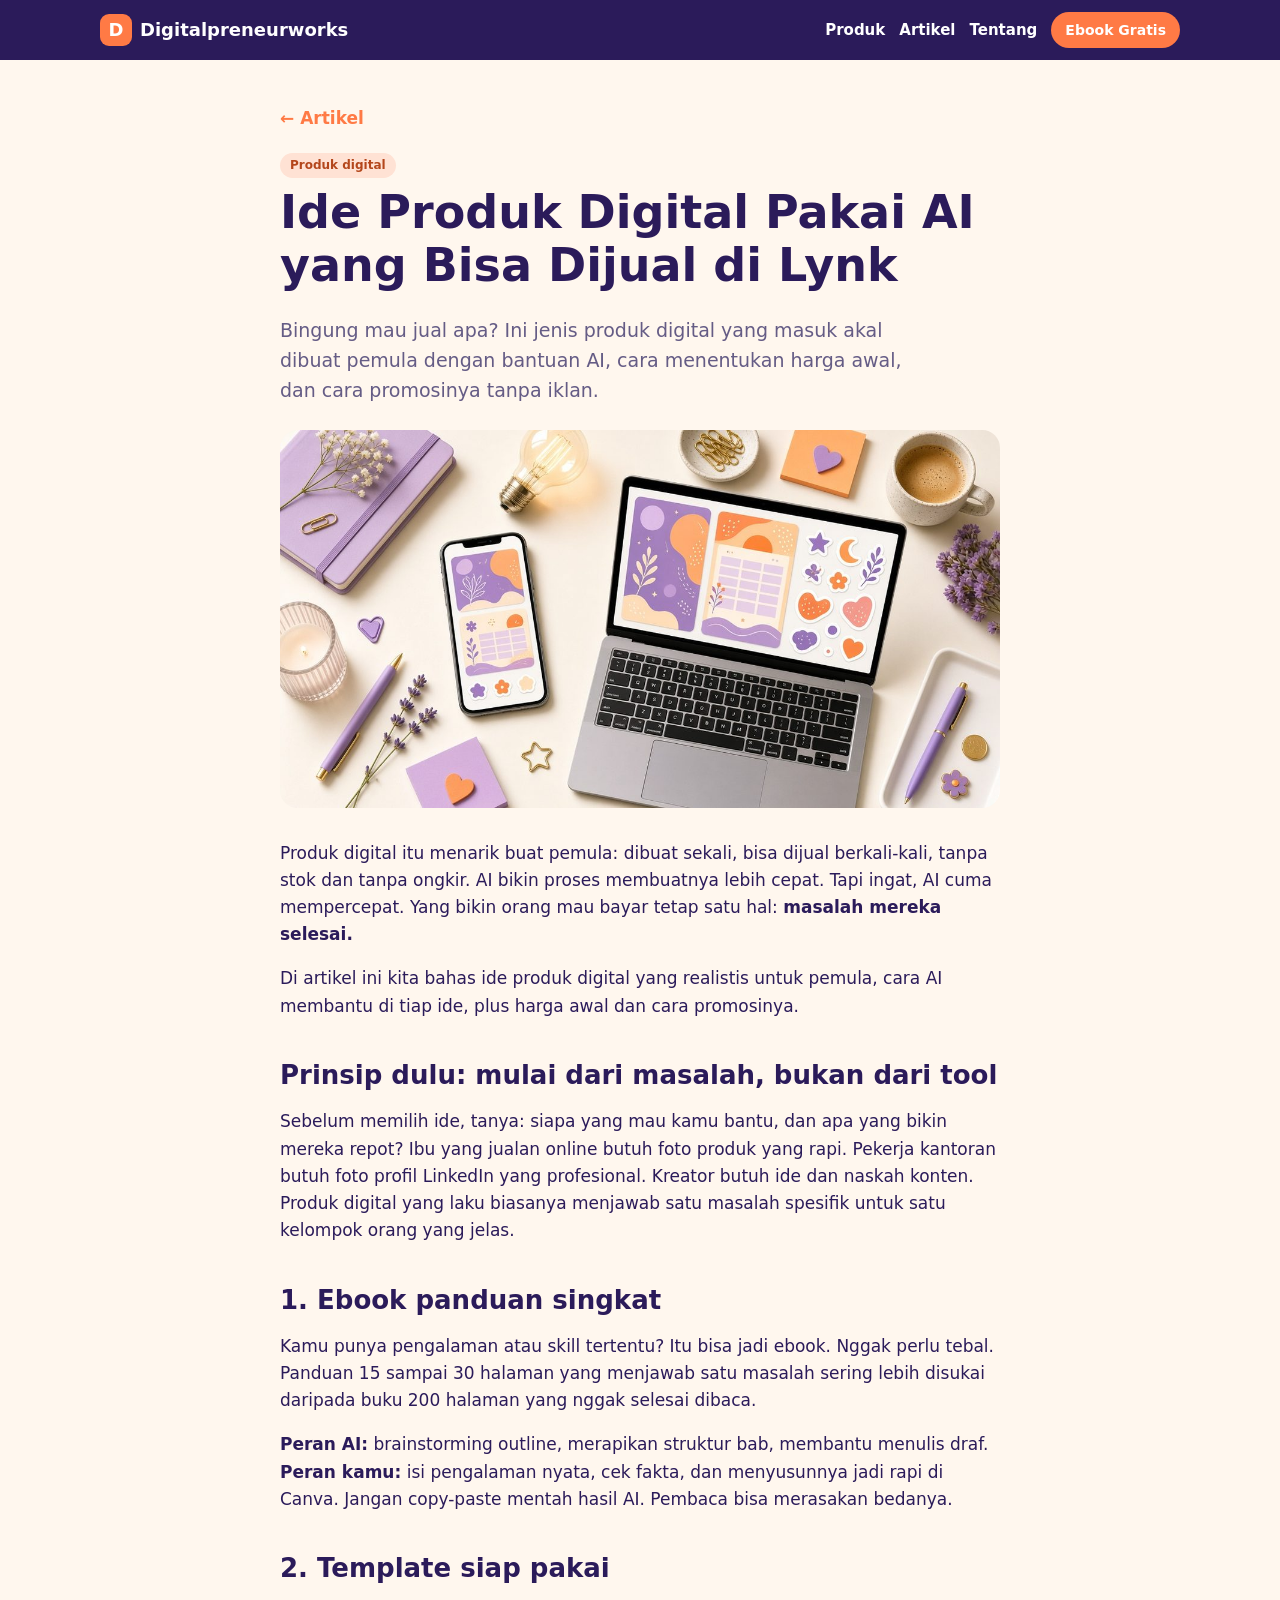
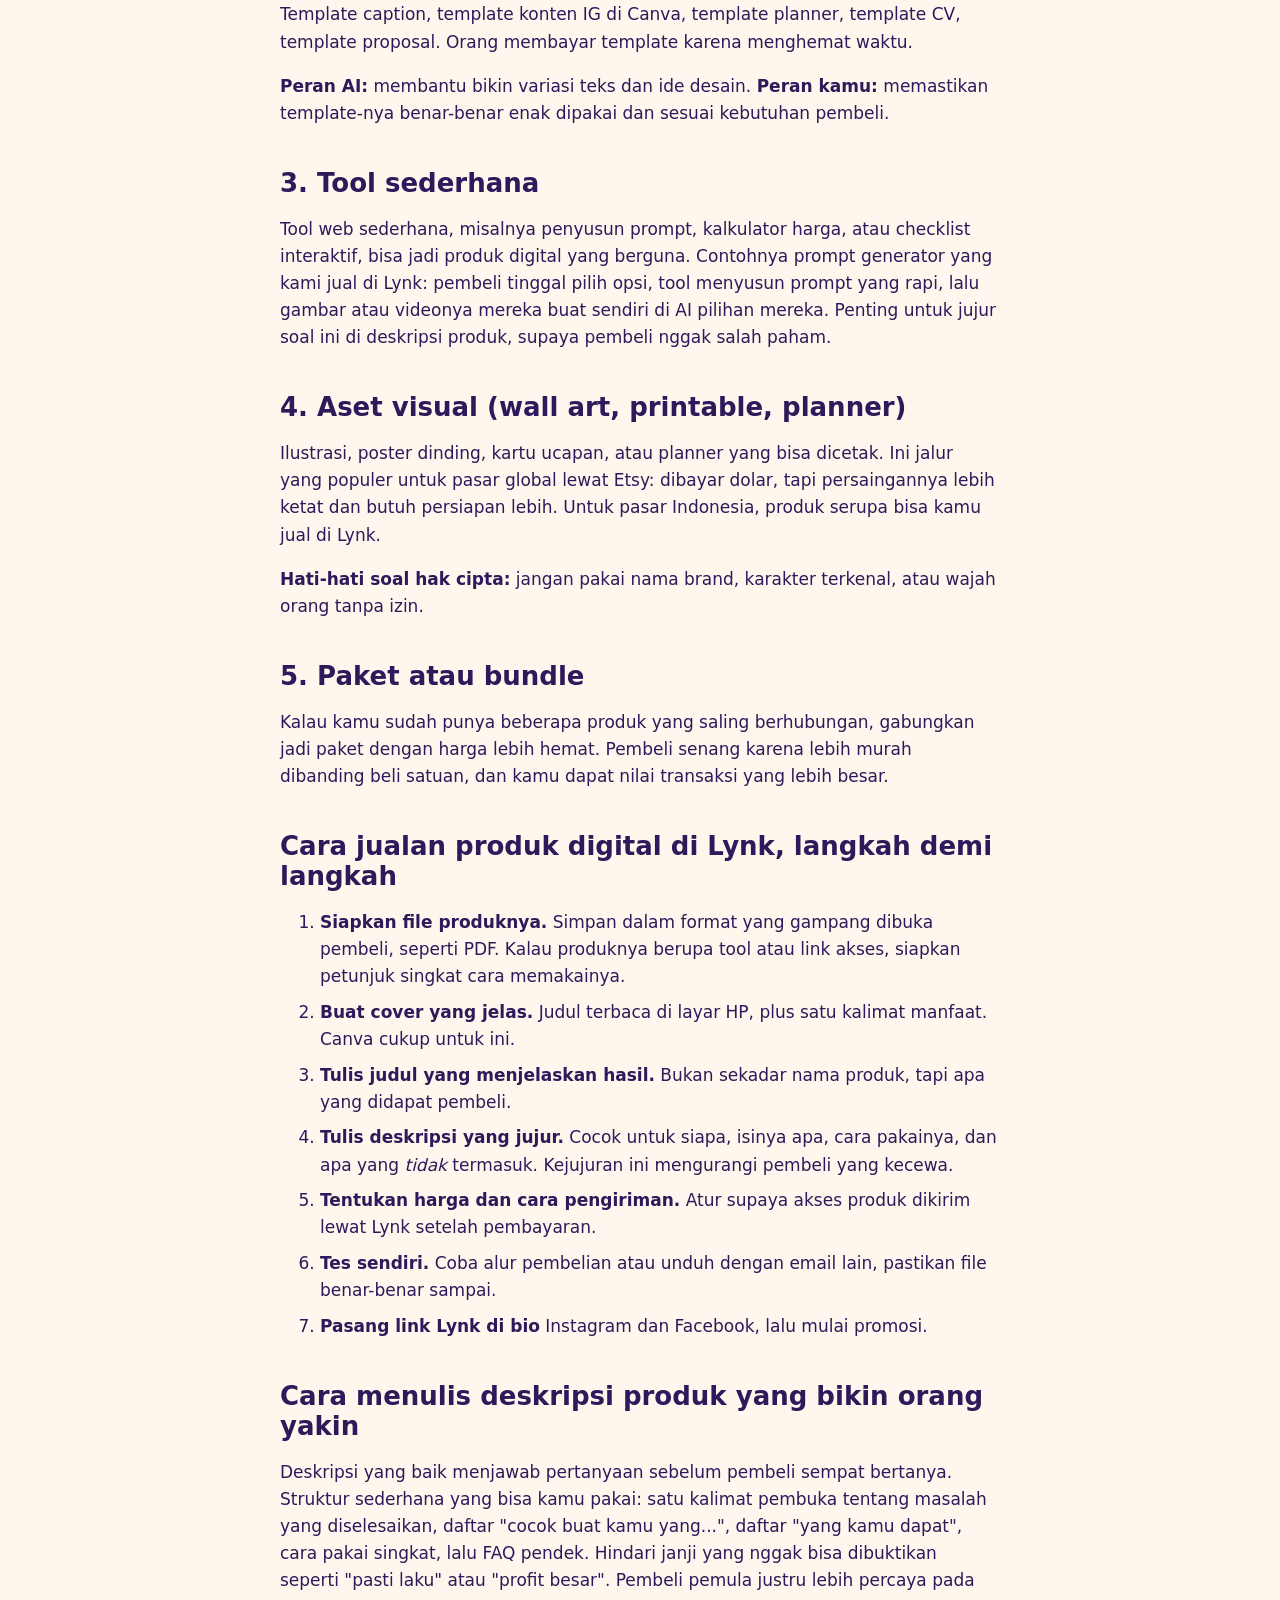
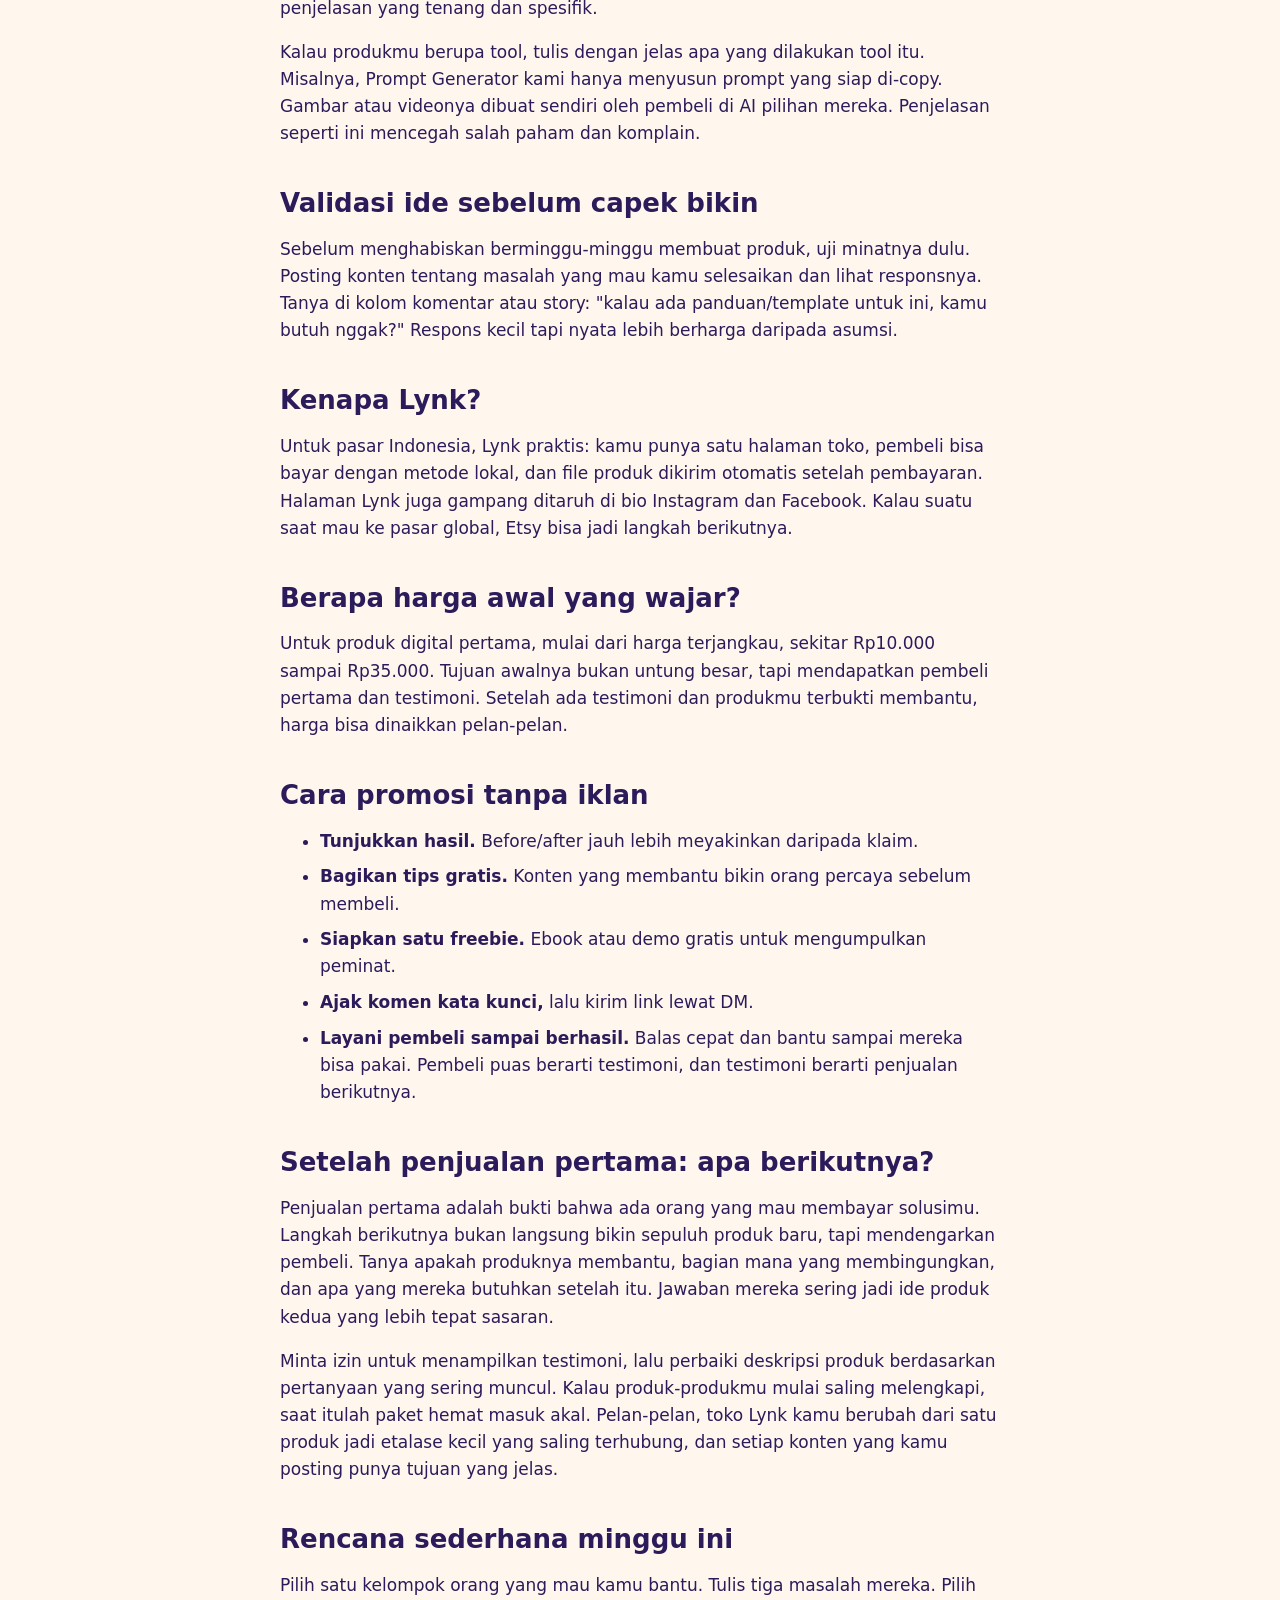
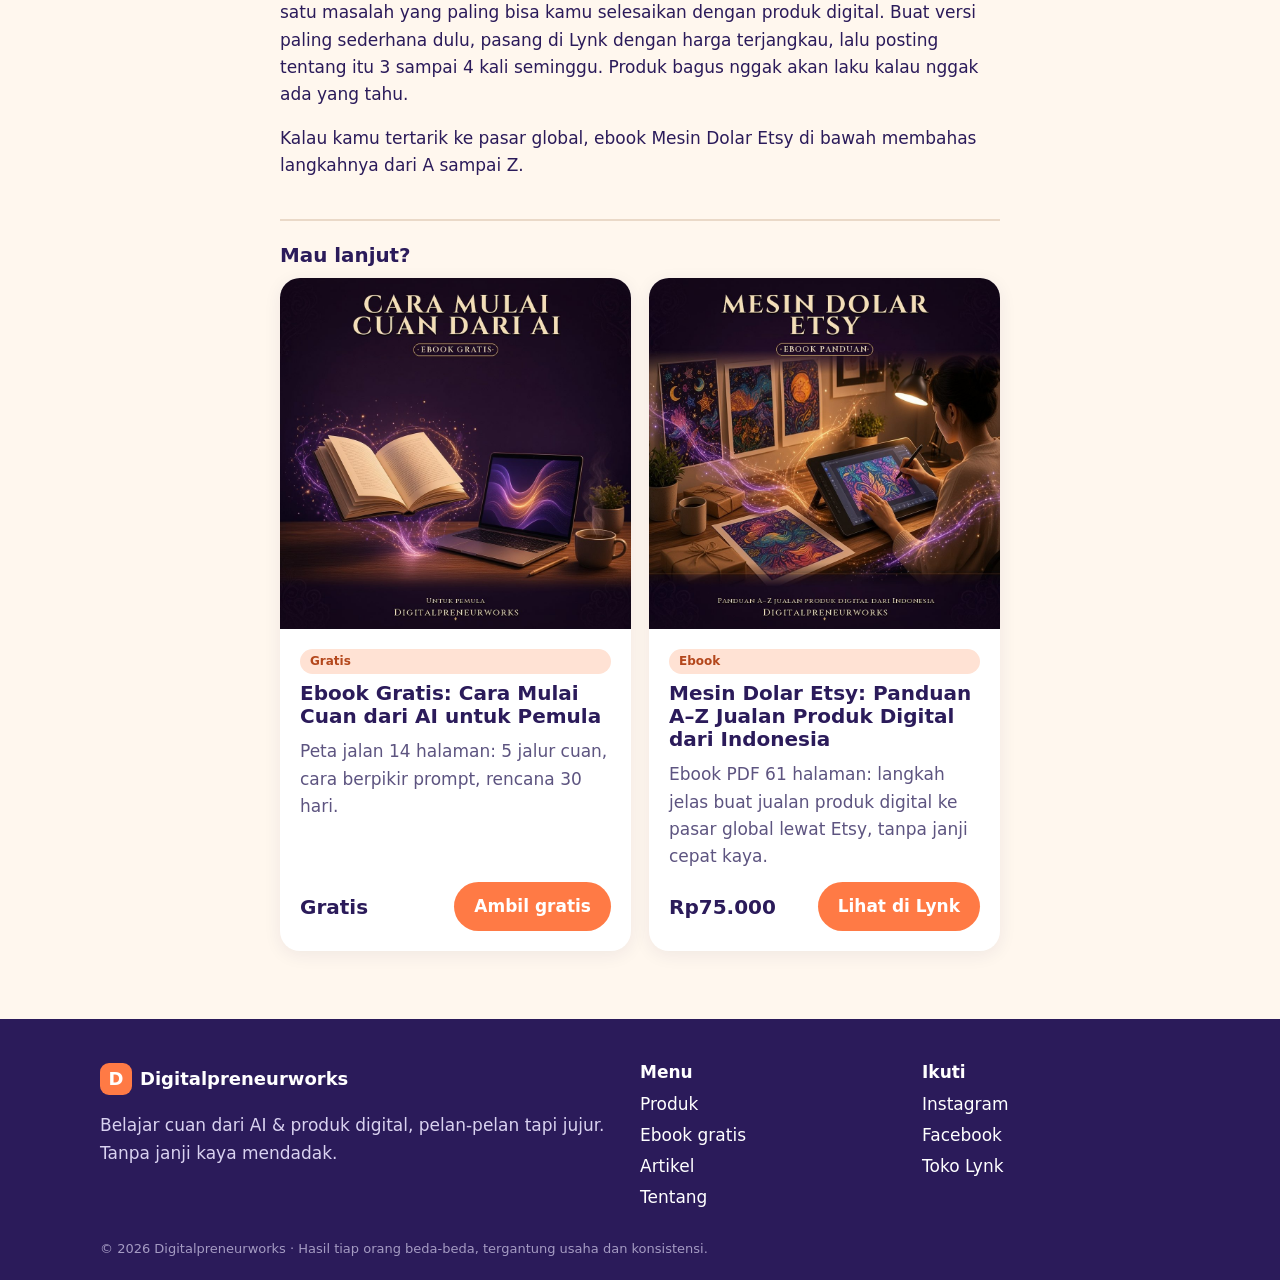
<file: artikel/ide-produk-digital-pakai-ai.html>
<!doctype html><html lang="id"><head><meta charset="utf-8"><meta name="viewport" content="width=device-width,initial-scale=1">
<title>Ide Produk Digital Pakai AI yang Bisa Dijual di Lynk | Digitalpreneurworks</title><meta name="description" content="Bingung mau jual apa? Ini jenis produk digital yang masuk akal dibuat pemula dengan bantuan AI, cara menentukan harga awal, dan cara promosinya tanpa iklan."><link rel="canonical" href="https://andhiniedewi.github.io/digitalpreneurworks/artikel/ide-produk-digital-pakai-ai.html">
<meta property="og:type" content="website"><meta property="og:site_name" content="Digitalpreneurworks"><meta property="og:title" content="Ide Produk Digital Pakai AI yang Bisa Dijual di Lynk | Digitalpreneurworks"><meta property="og:description" content="Bingung mau jual apa? Ini jenis produk digital yang masuk akal dibuat pemula dengan bantuan AI, cara menentukan harga awal, dan cara promosinya tanpa iklan."><meta property="og:url" content="https://andhiniedewi.github.io/digitalpreneurworks/artikel/ide-produk-digital-pakai-ai.html"><meta property="og:image" content="https://andhiniedewi.github.io/digitalpreneurworks/img/artikel-ide-produk-digital-pakai-ai.jpg"><meta property="og:locale" content="id_ID"><meta name="twitter:card" content="summary_large_image">
<link rel="icon" href="../favicon.svg" type="image/svg+xml"><link rel="stylesheet" href="../style.css"><style>.article-cover{display:block;width:100%;height:auto;aspect-ratio:1200/630;object-fit:cover;border-radius:18px;margin:24px 0 32px}.acard .article-thumb{width:100%;height:auto;aspect-ratio:1200/630;object-fit:cover;border-radius:12px;margin:0 0 18px}</style><meta name="theme-color" content="#2B1B5A"><script type="application/ld+json">{"@context": "https://schema.org", "@type": "Article", "headline": "Ide Produk Digital Pakai AI yang Bisa Dijual di Lynk", "description": "Bingung mau jual apa? Ini jenis produk digital yang masuk akal dibuat pemula dengan bantuan AI, cara menentukan harga awal, dan cara promosinya tanpa iklan.", "inLanguage": "id-ID", "datePublished": "2026-10-28", "dateModified": "2026-10-28", "image": "https://andhiniedewi.github.io/digitalpreneurworks/img/artikel-ide-produk-digital-pakai-ai.jpg", "mainEntityOfPage": "https://andhiniedewi.github.io/digitalpreneurworks/artikel/ide-produk-digital-pakai-ai.html", "author": {"@type": "Person", "name": "Andhinie Dewi"}, "publisher": {"@type": "Organization", "name": "Digitalpreneurworks", "logo": {"@type": "ImageObject", "url": "https://andhiniedewi.github.io/digitalpreneurworks/img/og.jpg"}}}</script><script type="application/ld+json">{"@context": "https://schema.org", "@type": "BreadcrumbList", "itemListElement": [{"@type": "ListItem", "position": 1, "name": "Beranda", "item": "https://andhiniedewi.github.io/digitalpreneurworks/"}, {"@type": "ListItem", "position": 2, "name": "Artikel", "item": "https://andhiniedewi.github.io/digitalpreneurworks/artikel/index.html"}, {"@type": "ListItem", "position": 3, "name": "Ide Produk Digital Pakai AI yang Bisa Dijual di Lynk", "item": "https://andhiniedewi.github.io/digitalpreneurworks/artikel/ide-produk-digital-pakai-ai.html"}]}</script></head><body>
<header class="hd"><div class="wrap hdi"><a class="logo" href="../index.html"><span class="lm">D</span>Digitalpreneurworks</a><nav><a href="../produk.html">Produk</a><a href="../artikel/index.html">Artikel</a><a href="../tentang.html">Tentang</a><a class="btn sm" href="../ebook-gratis.html">Ebook Gratis</a></nav></div></header>
<main><article class="wrap prose art"><p class="crumb"><a href="../artikel/index.html">← Artikel</a></p><span class="tag">Produk digital</span><h1>Ide Produk Digital Pakai AI yang Bisa Dijual di Lynk</h1><p class="lead">Bingung mau jual apa? Ini jenis produk digital yang masuk akal dibuat pemula dengan bantuan AI, cara menentukan harga awal, dan cara promosinya tanpa iklan.</p><img class="article-cover" src="../img/artikel-ide-produk-digital-pakai-ai.jpg" alt="Ide Produk Digital Pakai AI yang Bisa Dijual di Lynk" width="1200" height="630" fetchpriority="high">
<p>Produk digital itu menarik buat pemula: dibuat sekali, bisa dijual berkali-kali, tanpa stok dan tanpa ongkir. AI bikin proses membuatnya lebih cepat. Tapi ingat, AI cuma mempercepat. Yang bikin orang mau bayar tetap satu hal: <b>masalah mereka selesai.</b></p>
<p>Di artikel ini kita bahas ide produk digital yang realistis untuk pemula, cara AI membantu di tiap ide, plus harga awal dan cara promosinya.</p>
<h2>Prinsip dulu: mulai dari masalah, bukan dari tool</h2>
<p>Sebelum memilih ide, tanya: siapa yang mau kamu bantu, dan apa yang bikin mereka repot? Ibu yang jualan online butuh foto produk yang rapi. Pekerja kantoran butuh foto profil LinkedIn yang profesional. Kreator butuh ide dan naskah konten. Produk digital yang laku biasanya menjawab satu masalah spesifik untuk satu kelompok orang yang jelas.</p>
<h2>1. Ebook panduan singkat</h2>
<p>Kamu punya pengalaman atau skill tertentu? Itu bisa jadi ebook. Nggak perlu tebal. Panduan 15 sampai 30 halaman yang menjawab satu masalah sering lebih disukai daripada buku 200 halaman yang nggak selesai dibaca.</p>
<p><b>Peran AI:</b> brainstorming outline, merapikan struktur bab, membantu menulis draf. <b>Peran kamu:</b> isi pengalaman nyata, cek fakta, dan menyusunnya jadi rapi di Canva. Jangan copy-paste mentah hasil AI. Pembaca bisa merasakan bedanya.</p>
<h2>2. Template siap pakai</h2>
<p>Template caption, template konten IG di Canva, template planner, template CV, template proposal. Orang membayar template karena menghemat waktu.</p>
<p><b>Peran AI:</b> membantu bikin variasi teks dan ide desain. <b>Peran kamu:</b> memastikan template-nya benar-benar enak dipakai dan sesuai kebutuhan pembeli.</p>
<h2>3. Tool sederhana</h2>
<p>Tool web sederhana, misalnya penyusun prompt, kalkulator harga, atau checklist interaktif, bisa jadi produk digital yang berguna. Contohnya prompt generator yang kami jual di Lynk: pembeli tinggal pilih opsi, tool menyusun prompt yang rapi, lalu gambar atau videonya mereka buat sendiri di AI pilihan mereka. Penting untuk jujur soal ini di deskripsi produk, supaya pembeli nggak salah paham.</p>
<h2>4. Aset visual (wall art, printable, planner)</h2>
<p>Ilustrasi, poster dinding, kartu ucapan, atau planner yang bisa dicetak. Ini jalur yang populer untuk pasar global lewat Etsy: dibayar dolar, tapi persaingannya lebih ketat dan butuh persiapan lebih. Untuk pasar Indonesia, produk serupa bisa kamu jual di Lynk.</p>
<p><b>Hati-hati soal hak cipta:</b> jangan pakai nama brand, karakter terkenal, atau wajah orang tanpa izin.</p>
<h2>5. Paket atau bundle</h2>
<p>Kalau kamu sudah punya beberapa produk yang saling berhubungan, gabungkan jadi paket dengan harga lebih hemat. Pembeli senang karena lebih murah dibanding beli satuan, dan kamu dapat nilai transaksi yang lebih besar.</p>
<h2>Cara jualan produk digital di Lynk, langkah demi langkah</h2>
<ol><li><b>Siapkan file produknya.</b> Simpan dalam format yang gampang dibuka pembeli, seperti PDF. Kalau produknya berupa tool atau link akses, siapkan petunjuk singkat cara memakainya.</li>
<li><b>Buat cover yang jelas.</b> Judul terbaca di layar HP, plus satu kalimat manfaat. Canva cukup untuk ini.</li>
<li><b>Tulis judul yang menjelaskan hasil.</b> Bukan sekadar nama produk, tapi apa yang didapat pembeli.</li>
<li><b>Tulis deskripsi yang jujur.</b> Cocok untuk siapa, isinya apa, cara pakainya, dan apa yang <i>tidak</i> termasuk. Kejujuran ini mengurangi pembeli yang kecewa.</li>
<li><b>Tentukan harga dan cara pengiriman.</b> Atur supaya akses produk dikirim lewat Lynk setelah pembayaran.</li>
<li><b>Tes sendiri.</b> Coba alur pembelian atau unduh dengan email lain, pastikan file benar-benar sampai.</li>
<li><b>Pasang link Lynk di bio</b> Instagram dan Facebook, lalu mulai promosi.</li></ol>
<h2>Cara menulis deskripsi produk yang bikin orang yakin</h2>
<p>Deskripsi yang baik menjawab pertanyaan sebelum pembeli sempat bertanya. Struktur sederhana yang bisa kamu pakai: satu kalimat pembuka tentang masalah yang diselesaikan, daftar "cocok buat kamu yang...", daftar "yang kamu dapat", cara pakai singkat, lalu FAQ pendek. Hindari janji yang nggak bisa dibuktikan seperti "pasti laku" atau "profit besar". Pembeli pemula justru lebih percaya pada penjelasan yang tenang dan spesifik.</p>
<p>Kalau produkmu berupa tool, tulis dengan jelas apa yang dilakukan tool itu. Misalnya, Prompt Generator kami hanya menyusun prompt yang siap di-copy. Gambar atau videonya dibuat sendiri oleh pembeli di AI pilihan mereka. Penjelasan seperti ini mencegah salah paham dan komplain.</p>
<h2>Validasi ide sebelum capek bikin</h2>
<p>Sebelum menghabiskan berminggu-minggu membuat produk, uji minatnya dulu. Posting konten tentang masalah yang mau kamu selesaikan dan lihat responsnya. Tanya di kolom komentar atau story: "kalau ada panduan/template untuk ini, kamu butuh nggak?" Respons kecil tapi nyata lebih berharga daripada asumsi.</p>
<h2>Kenapa Lynk?</h2>
<p>Untuk pasar Indonesia, Lynk praktis: kamu punya satu halaman toko, pembeli bisa bayar dengan metode lokal, dan file produk dikirim otomatis setelah pembayaran. Halaman Lynk juga gampang ditaruh di bio Instagram dan Facebook. Kalau suatu saat mau ke pasar global, Etsy bisa jadi langkah berikutnya.</p>
<h2>Berapa harga awal yang wajar?</h2>
<p>Untuk produk digital pertama, mulai dari harga terjangkau, sekitar Rp10.000 sampai Rp35.000. Tujuan awalnya bukan untung besar, tapi mendapatkan pembeli pertama dan testimoni. Setelah ada testimoni dan produkmu terbukti membantu, harga bisa dinaikkan pelan-pelan.</p>
<h2>Cara promosi tanpa iklan</h2>
<ul><li><b>Tunjukkan hasil.</b> Before/after jauh lebih meyakinkan daripada klaim.</li>
<li><b>Bagikan tips gratis.</b> Konten yang membantu bikin orang percaya sebelum membeli.</li>
<li><b>Siapkan satu freebie.</b> Ebook atau demo gratis untuk mengumpulkan peminat.</li>
<li><b>Ajak komen kata kunci,</b> lalu kirim link lewat DM.</li>
<li><b>Layani pembeli sampai berhasil.</b> Balas cepat dan bantu sampai mereka bisa pakai. Pembeli puas berarti testimoni, dan testimoni berarti penjualan berikutnya.</li></ul>
<h2>Setelah penjualan pertama: apa berikutnya?</h2>
<p>Penjualan pertama adalah bukti bahwa ada orang yang mau membayar solusimu. Langkah berikutnya bukan langsung bikin sepuluh produk baru, tapi mendengarkan pembeli. Tanya apakah produknya membantu, bagian mana yang membingungkan, dan apa yang mereka butuhkan setelah itu. Jawaban mereka sering jadi ide produk kedua yang lebih tepat sasaran.</p>
<p>Minta izin untuk menampilkan testimoni, lalu perbaiki deskripsi produk berdasarkan pertanyaan yang sering muncul. Kalau produk-produkmu mulai saling melengkapi, saat itulah paket hemat masuk akal. Pelan-pelan, toko Lynk kamu berubah dari satu produk jadi etalase kecil yang saling terhubung, dan setiap konten yang kamu posting punya tujuan yang jelas.</p>
<h2>Rencana sederhana minggu ini</h2>
<p>Pilih satu kelompok orang yang mau kamu bantu. Tulis tiga masalah mereka. Pilih satu masalah yang paling bisa kamu selesaikan dengan produk digital. Buat versi paling sederhana dulu, pasang di Lynk dengan harga terjangkau, lalu posting tentang itu 3 sampai 4 kali seminggu. Produk bagus nggak akan laku kalau nggak ada yang tahu.</p>
<p>Kalau kamu tertarik ke pasar global, ebook Mesin Dolar Etsy di bawah membahas langkahnya dari A sampai Z.</p>
<div class="rel"><h3>Mau lanjut?</h3><div class="grid2"><article class="card"><img src="../img/ebook-cuan.jpg" alt="Ebook Gratis: Cara Mulai Cuan dari AI untuk Pemula" loading=lazy width=400 height=400><div class="cb"><span class=tag>Gratis</span><h3>Ebook Gratis: Cara Mulai Cuan dari AI untuk Pemula</h3><p>Peta jalan 14 halaman: 5 jalur cuan, cara berpikir prompt, rencana 30 hari.</p><div class="cf"><b class="pr">Gratis</b><a class="btn" href="../ebook-gratis.html" target="_blank" rel="noopener">Ambil gratis</a></div></div></article><article class="card"><img src="../img/mesin-dolar-etsy.jpg" alt="Mesin Dolar Etsy: Panduan A–Z Jualan Produk Digital dari Indonesia" loading=lazy width=400 height=400><div class="cb"><span class=tag>Ebook</span><h3>Mesin Dolar Etsy: Panduan A–Z Jualan Produk Digital dari Indonesia</h3><p>Ebook PDF 61 halaman: langkah jelas buat jualan produk digital ke pasar global lewat Etsy, tanpa janji cepat kaya.</p><div class="cf"><b class="pr">Rp75.000</b><a class="btn" href="https://lynk.id/digitalpreneurworks/lmeoywwxpyv3" target="_blank" rel="noopener">Lihat di Lynk</a></div></div></article></div></div></article></main>
<footer class="ft"><div class="wrap fti"><div><a class="logo" href="../index.html"><span class="lm">D</span>Digitalpreneurworks</a><p>Belajar cuan dari AI &amp; produk digital, pelan-pelan tapi jujur. Tanpa janji kaya mendadak.</p></div>
<div><b>Menu</b><a href="../produk.html">Produk</a><a href="../ebook-gratis.html">Ebook gratis</a><a href="../artikel/index.html">Artikel</a><a href="../tentang.html">Tentang</a></div>
<div><b>Ikuti</b><a href="https://www.instagram.com/digitalpreneurworks/" rel="noopener" target="_blank">Instagram</a><a href="https://www.facebook.com/DigitalPreneurWorks/" rel="noopener" target="_blank">Facebook</a><a href="https://lynk.id/digitalpreneurworks" rel="noopener" target="_blank">Toko Lynk</a></div></div>
<p class="wrap cp">© 2026 Digitalpreneurworks · Hasil tiap orang beda-beda, tergantung usaha dan konsistensi.</p></footer></body></html>
</file>
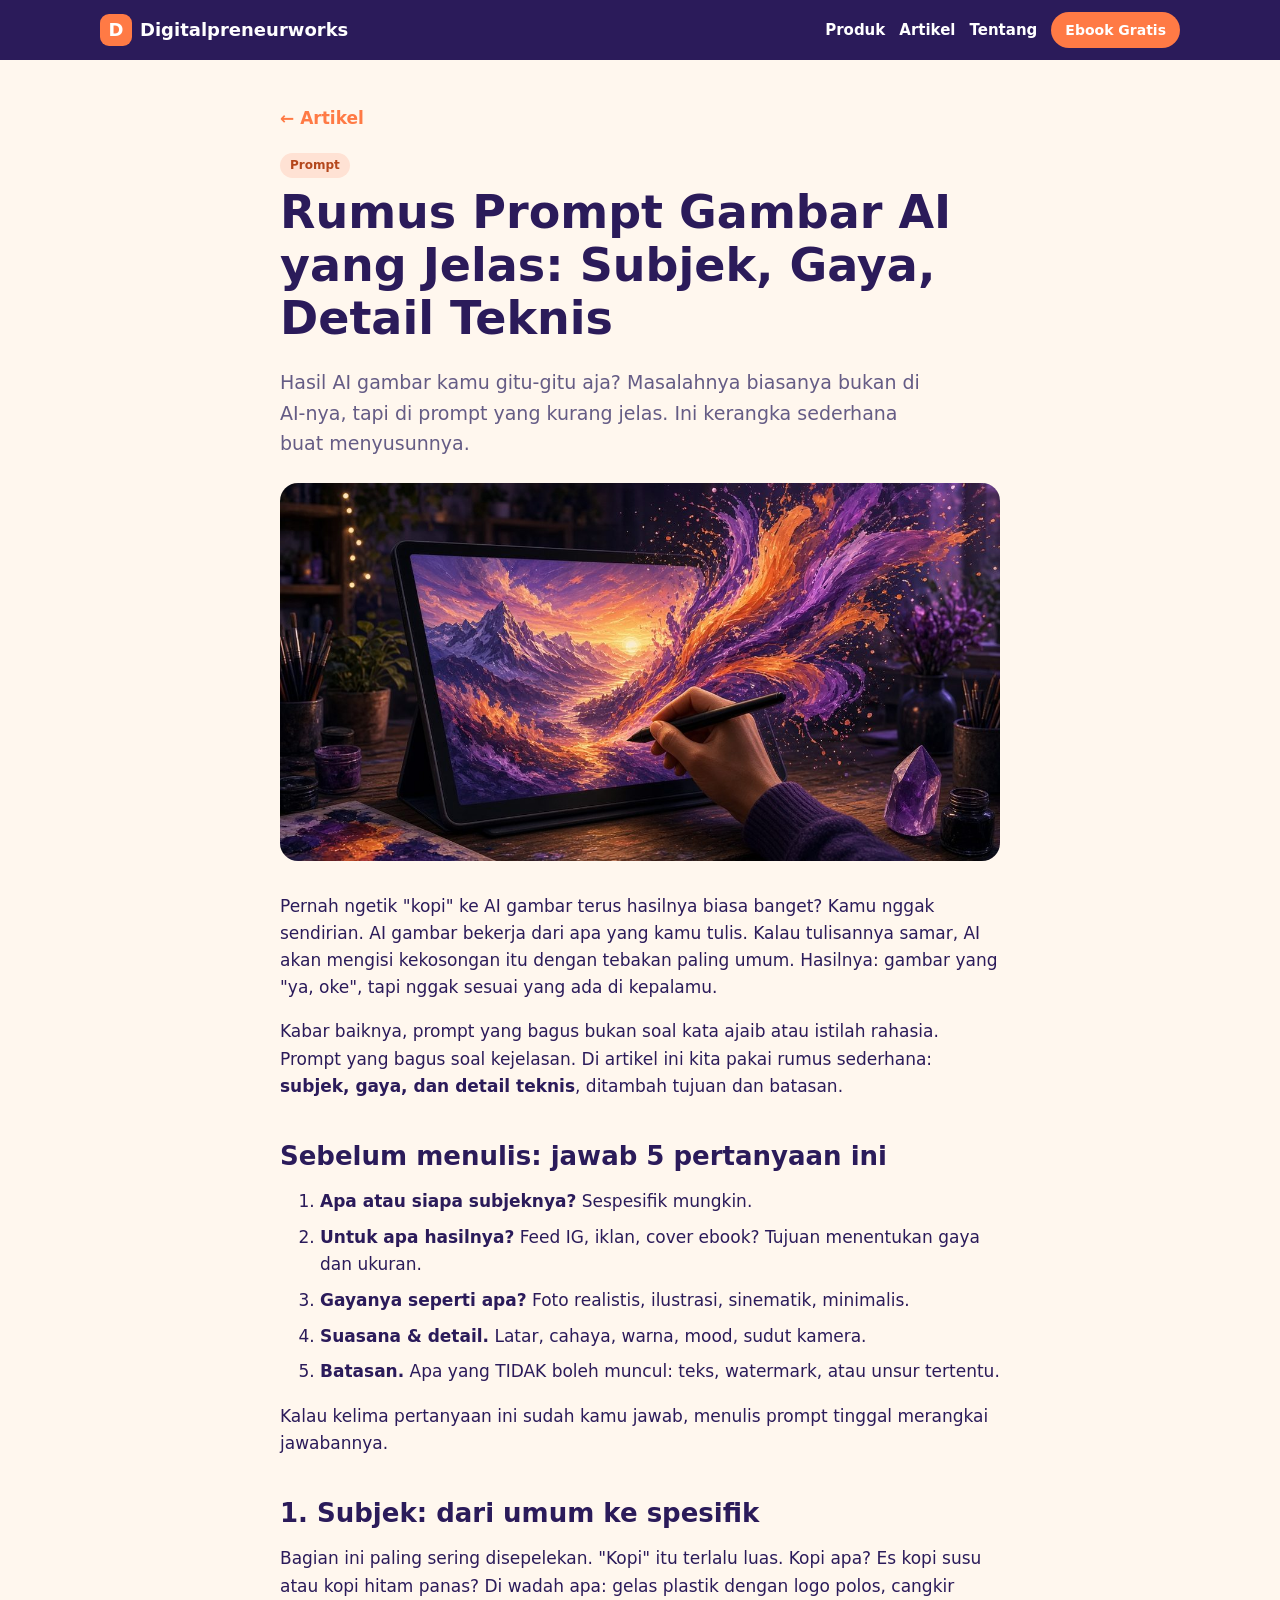
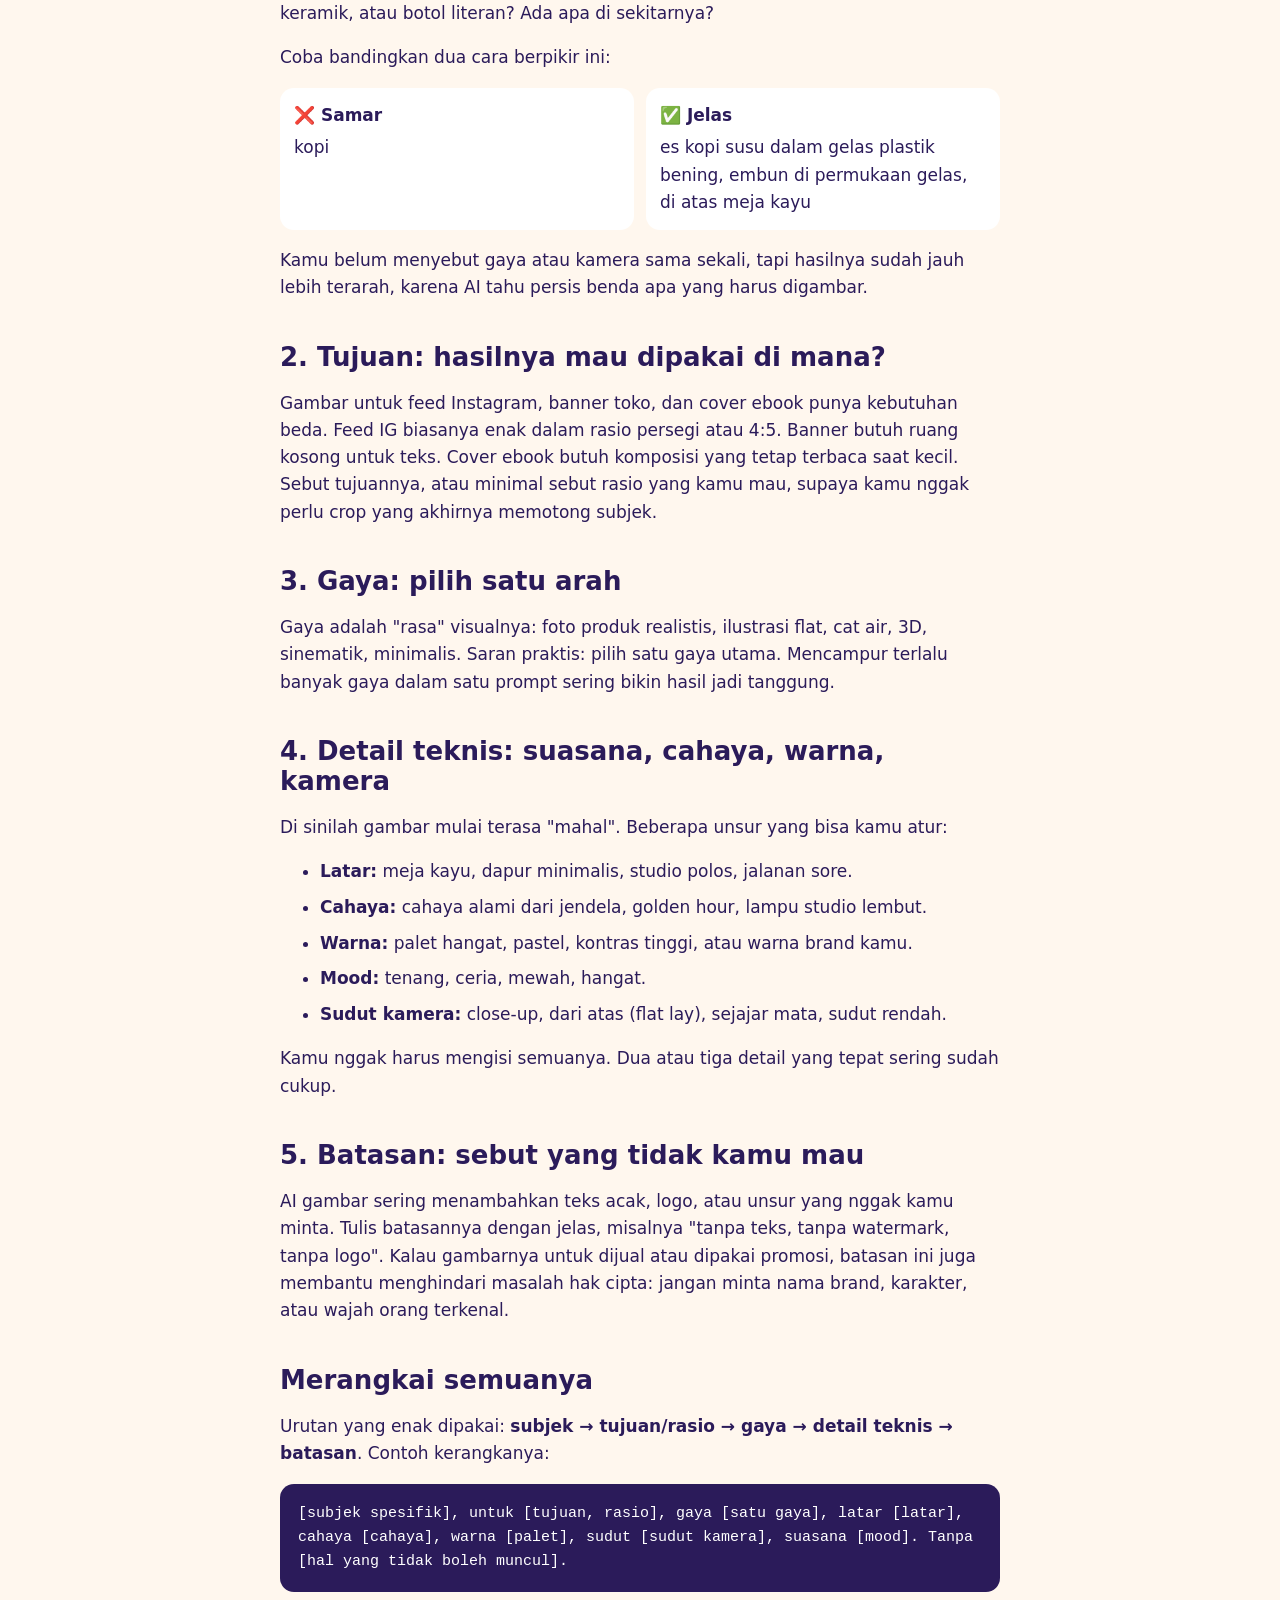
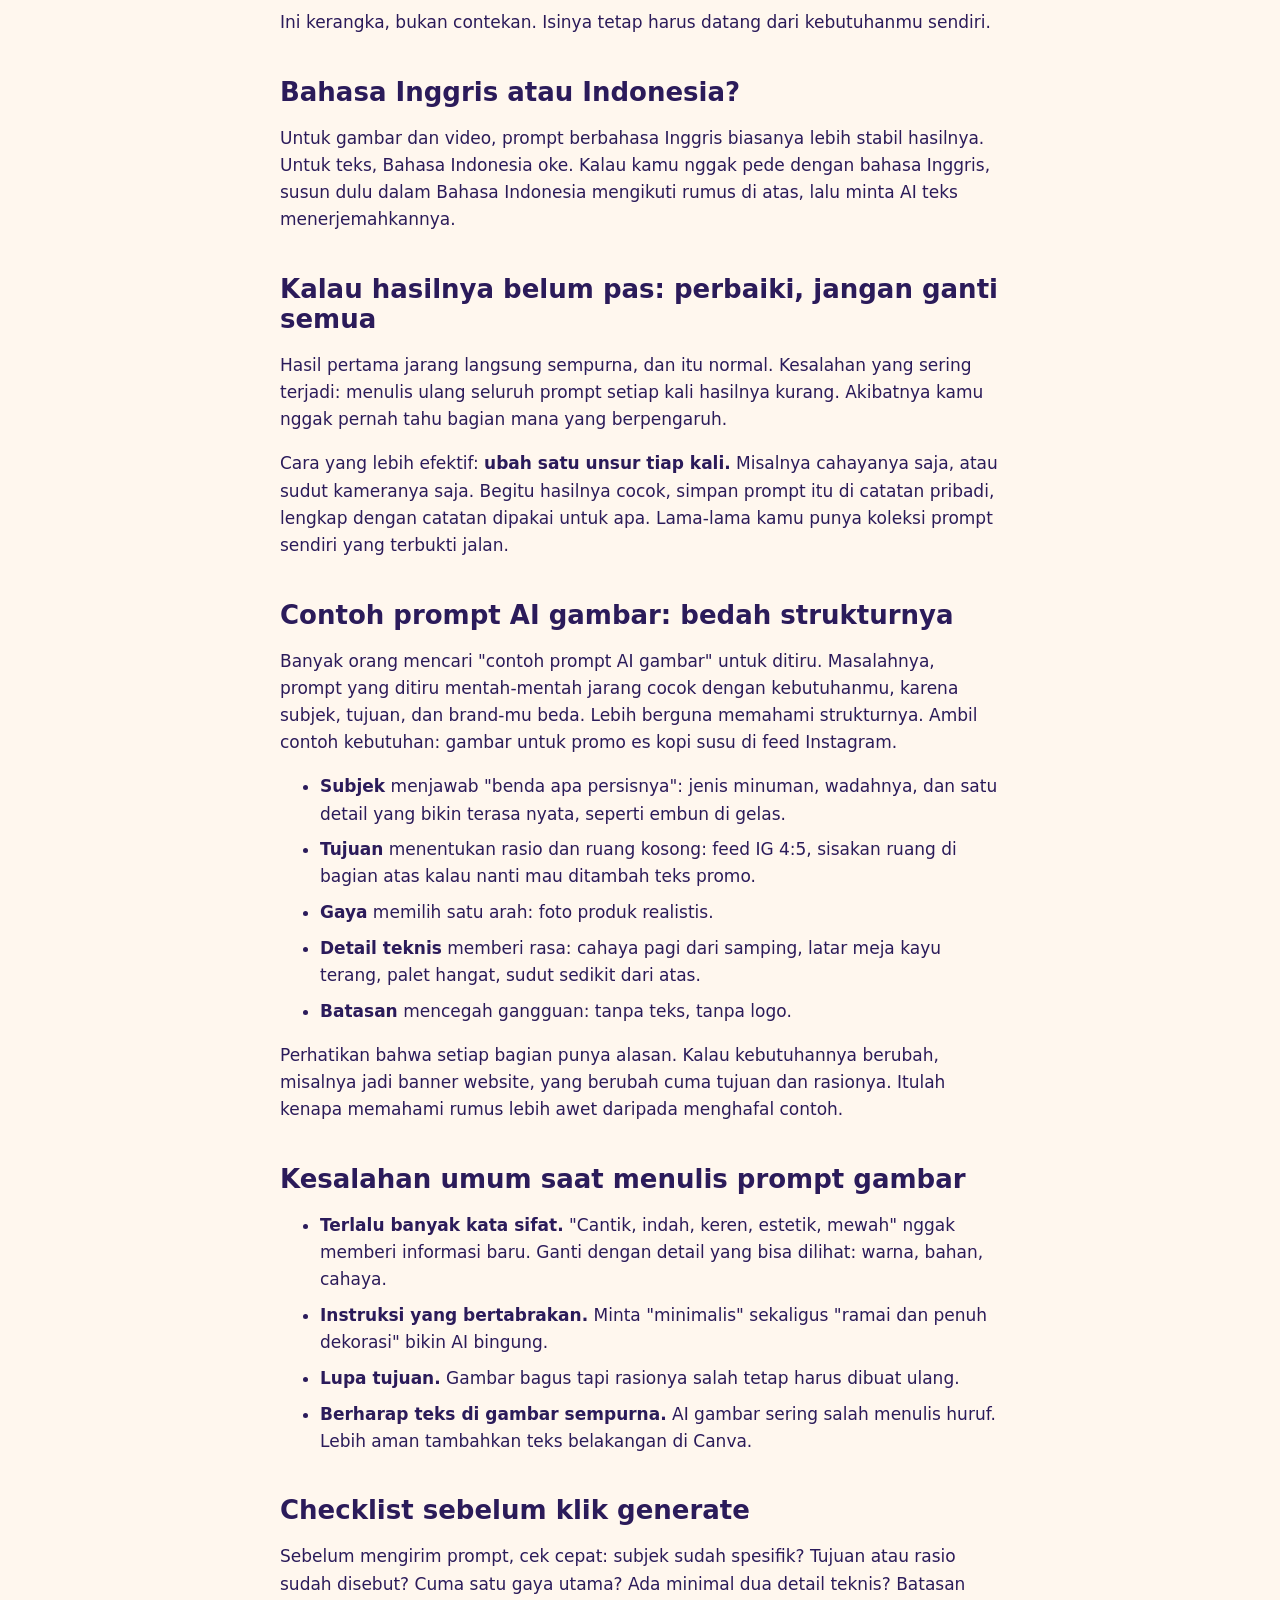
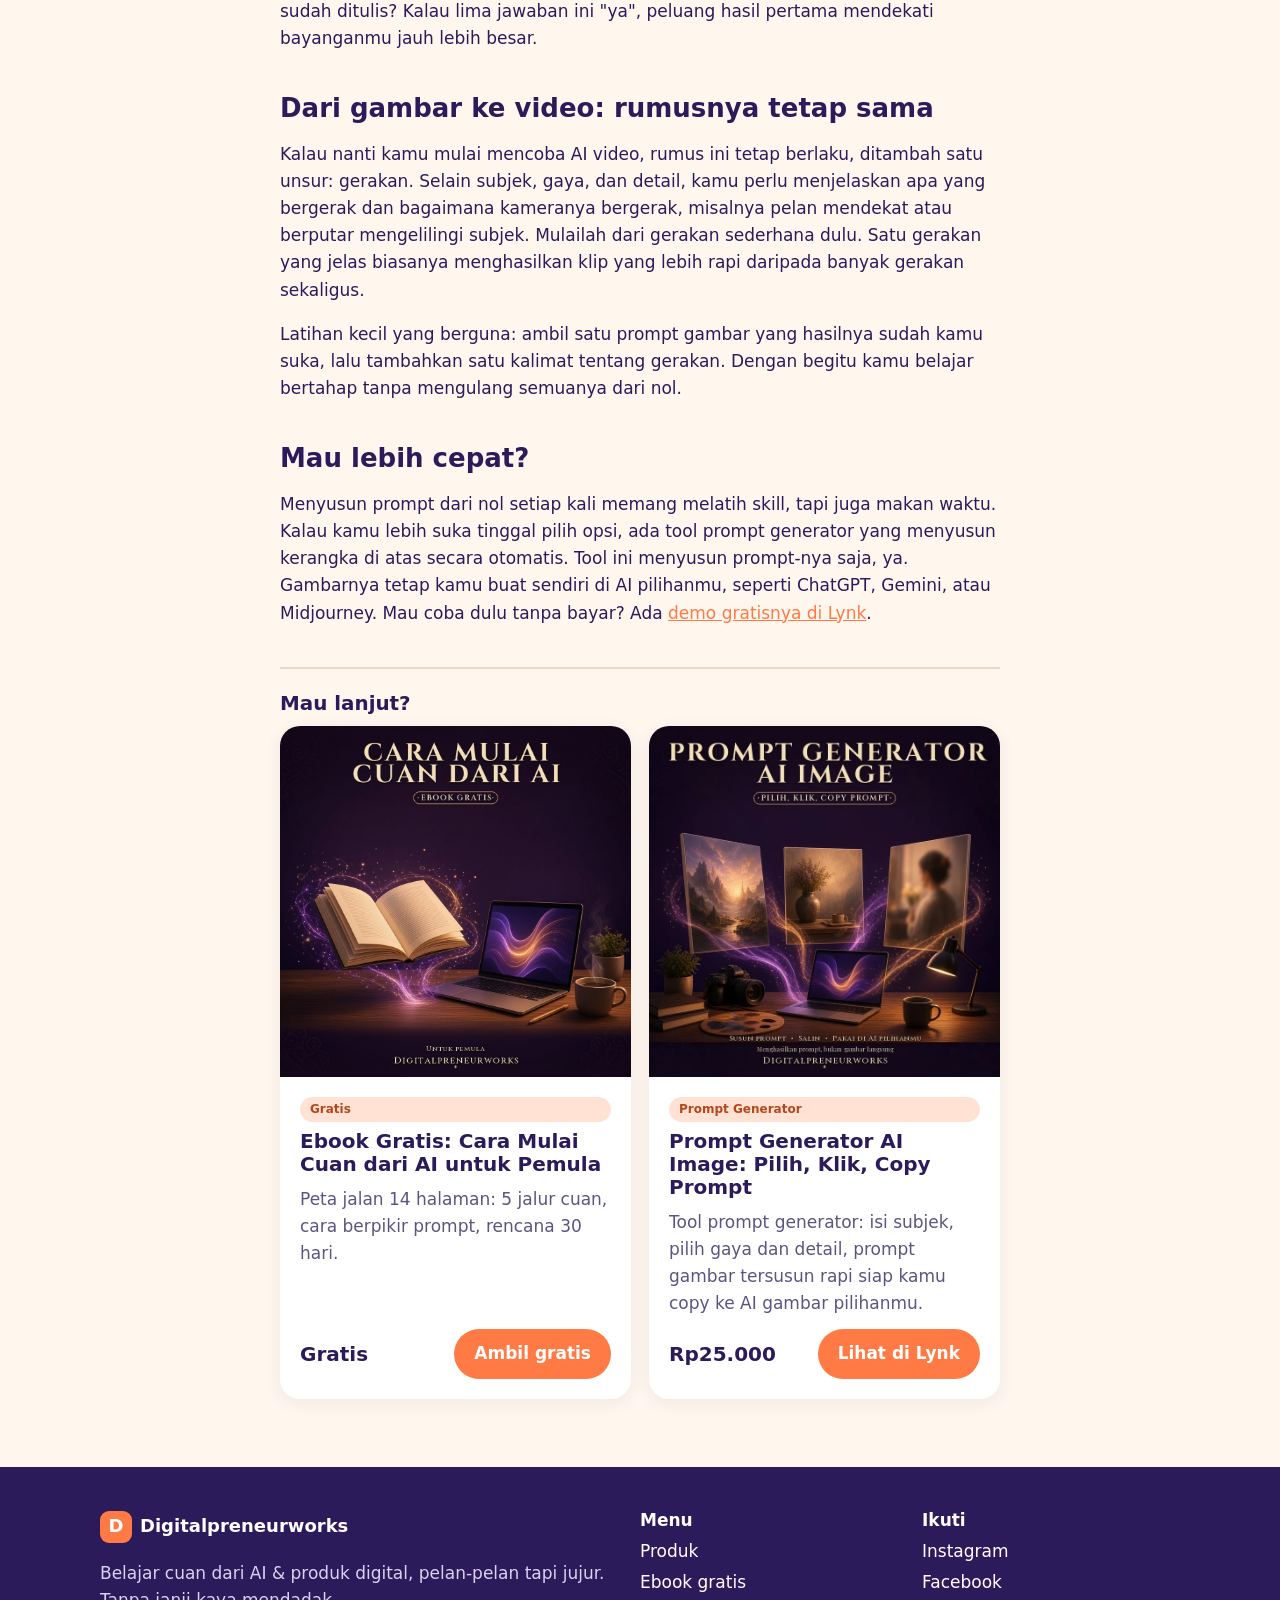
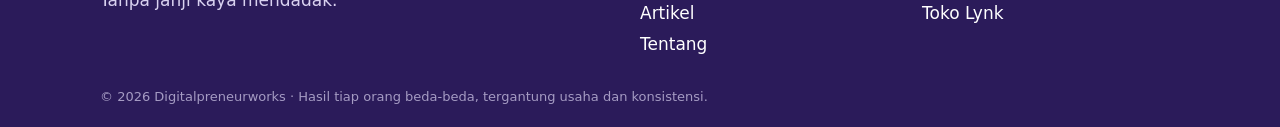
<file: artikel/rumus-prompt-gambar-ai.html>
<!doctype html><html lang="id"><head><meta charset="utf-8"><meta name="viewport" content="width=device-width,initial-scale=1">
<title>Rumus Prompt Gambar AI yang Jelas: Subjek, Gaya, Detail Teknis | Digitalpreneurworks</title><meta name="description" content="Hasil AI gambar kamu gitu-gitu aja? Masalahnya biasanya bukan di AI-nya, tapi di prompt yang kurang jelas. Ini kerangka sederhana buat menyusunnya."><link rel="canonical" href="https://andhiniedewi.github.io/digitalpreneurworks/artikel/rumus-prompt-gambar-ai.html">
<meta property="og:type" content="website"><meta property="og:site_name" content="Digitalpreneurworks"><meta property="og:title" content="Rumus Prompt Gambar AI yang Jelas: Subjek, Gaya, Detail Teknis | Digitalpreneurworks"><meta property="og:description" content="Hasil AI gambar kamu gitu-gitu aja? Masalahnya biasanya bukan di AI-nya, tapi di prompt yang kurang jelas. Ini kerangka sederhana buat menyusunnya."><meta property="og:url" content="https://andhiniedewi.github.io/digitalpreneurworks/artikel/rumus-prompt-gambar-ai.html"><meta property="og:image" content="https://andhiniedewi.github.io/digitalpreneurworks/img/artikel-rumus-prompt-gambar-ai.jpg"><meta property="og:locale" content="id_ID"><meta name="twitter:card" content="summary_large_image">
<link rel="icon" href="../favicon.svg" type="image/svg+xml"><link rel="stylesheet" href="../style.css"><style>.article-cover{display:block;width:100%;height:auto;aspect-ratio:1200/630;object-fit:cover;border-radius:18px;margin:24px 0 32px}.acard .article-thumb{width:100%;height:auto;aspect-ratio:1200/630;object-fit:cover;border-radius:12px;margin:0 0 18px}</style><meta name="theme-color" content="#2B1B5A"><script type="application/ld+json">{"@context": "https://schema.org", "@type": "Article", "headline": "Rumus Prompt Gambar AI yang Jelas: Subjek, Gaya, Detail Teknis", "description": "Hasil AI gambar kamu gitu-gitu aja? Masalahnya biasanya bukan di AI-nya, tapi di prompt yang kurang jelas. Ini kerangka sederhana buat menyusunnya.", "inLanguage": "id-ID", "datePublished": "2026-10-28", "dateModified": "2026-10-28", "image": "https://andhiniedewi.github.io/digitalpreneurworks/img/artikel-rumus-prompt-gambar-ai.jpg", "mainEntityOfPage": "https://andhiniedewi.github.io/digitalpreneurworks/artikel/rumus-prompt-gambar-ai.html", "author": {"@type": "Person", "name": "Andhinie Dewi"}, "publisher": {"@type": "Organization", "name": "Digitalpreneurworks", "logo": {"@type": "ImageObject", "url": "https://andhiniedewi.github.io/digitalpreneurworks/img/og.jpg"}}}</script><script type="application/ld+json">{"@context": "https://schema.org", "@type": "BreadcrumbList", "itemListElement": [{"@type": "ListItem", "position": 1, "name": "Beranda", "item": "https://andhiniedewi.github.io/digitalpreneurworks/"}, {"@type": "ListItem", "position": 2, "name": "Artikel", "item": "https://andhiniedewi.github.io/digitalpreneurworks/artikel/index.html"}, {"@type": "ListItem", "position": 3, "name": "Rumus Prompt Gambar AI yang Jelas: Subjek, Gaya, Detail Teknis", "item": "https://andhiniedewi.github.io/digitalpreneurworks/artikel/rumus-prompt-gambar-ai.html"}]}</script></head><body>
<header class="hd"><div class="wrap hdi"><a class="logo" href="../index.html"><span class="lm">D</span>Digitalpreneurworks</a><nav><a href="../produk.html">Produk</a><a href="../artikel/index.html">Artikel</a><a href="../tentang.html">Tentang</a><a class="btn sm" href="../ebook-gratis.html">Ebook Gratis</a></nav></div></header>
<main><article class="wrap prose art"><p class="crumb"><a href="../artikel/index.html">← Artikel</a></p><span class="tag">Prompt</span><h1>Rumus Prompt Gambar AI yang Jelas: Subjek, Gaya, Detail Teknis</h1><p class="lead">Hasil AI gambar kamu gitu-gitu aja? Masalahnya biasanya bukan di AI-nya, tapi di prompt yang kurang jelas. Ini kerangka sederhana buat menyusunnya.</p><img class="article-cover" src="../img/artikel-rumus-prompt-gambar-ai.jpg" alt="Rumus Prompt Gambar AI yang Jelas: Subjek, Gaya, Detail Teknis" width="1200" height="630" fetchpriority="high">
<p>Pernah ngetik "kopi" ke AI gambar terus hasilnya biasa banget? Kamu nggak sendirian. AI gambar bekerja dari apa yang kamu tulis. Kalau tulisannya samar, AI akan mengisi kekosongan itu dengan tebakan paling umum. Hasilnya: gambar yang "ya, oke", tapi nggak sesuai yang ada di kepalamu.</p>
<p>Kabar baiknya, prompt yang bagus bukan soal kata ajaib atau istilah rahasia. Prompt yang bagus soal kejelasan. Di artikel ini kita pakai rumus sederhana: <b>subjek, gaya, dan detail teknis</b>, ditambah tujuan dan batasan.</p>
<h2>Sebelum menulis: jawab 5 pertanyaan ini</h2>
<ol><li><b>Apa atau siapa subjeknya?</b> Sespesifik mungkin.</li>
<li><b>Untuk apa hasilnya?</b> Feed IG, iklan, cover ebook? Tujuan menentukan gaya dan ukuran.</li>
<li><b>Gayanya seperti apa?</b> Foto realistis, ilustrasi, sinematik, minimalis.</li>
<li><b>Suasana &amp; detail.</b> Latar, cahaya, warna, mood, sudut kamera.</li>
<li><b>Batasan.</b> Apa yang TIDAK boleh muncul: teks, watermark, atau unsur tertentu.</li></ol>
<p>Kalau kelima pertanyaan ini sudah kamu jawab, menulis prompt tinggal merangkai jawabannya.</p>
<h2>1. Subjek: dari umum ke spesifik</h2>
<p>Bagian ini paling sering disepelekan. "Kopi" itu terlalu luas. Kopi apa? Es kopi susu atau kopi hitam panas? Di wadah apa: gelas plastik dengan logo polos, cangkir keramik, atau botol literan? Ada apa di sekitarnya?</p>
<p>Coba bandingkan dua cara berpikir ini:</p>
<div class="cmp"><div><b>❌ Samar</b><p>kopi</p></div><div><b>✅ Jelas</b><p>es kopi susu dalam gelas plastik bening, embun di permukaan gelas, di atas meja kayu</p></div></div>
<p>Kamu belum menyebut gaya atau kamera sama sekali, tapi hasilnya sudah jauh lebih terarah, karena AI tahu persis benda apa yang harus digambar.</p>
<h2>2. Tujuan: hasilnya mau dipakai di mana?</h2>
<p>Gambar untuk feed Instagram, banner toko, dan cover ebook punya kebutuhan beda. Feed IG biasanya enak dalam rasio persegi atau 4:5. Banner butuh ruang kosong untuk teks. Cover ebook butuh komposisi yang tetap terbaca saat kecil. Sebut tujuannya, atau minimal sebut rasio yang kamu mau, supaya kamu nggak perlu crop yang akhirnya memotong subjek.</p>
<h2>3. Gaya: pilih satu arah</h2>
<p>Gaya adalah "rasa" visualnya: foto produk realistis, ilustrasi flat, cat air, 3D, sinematik, minimalis. Saran praktis: pilih satu gaya utama. Mencampur terlalu banyak gaya dalam satu prompt sering bikin hasil jadi tanggung.</p>
<h2>4. Detail teknis: suasana, cahaya, warna, kamera</h2>
<p>Di sinilah gambar mulai terasa "mahal". Beberapa unsur yang bisa kamu atur:</p>
<ul><li><b>Latar:</b> meja kayu, dapur minimalis, studio polos, jalanan sore.</li>
<li><b>Cahaya:</b> cahaya alami dari jendela, golden hour, lampu studio lembut.</li>
<li><b>Warna:</b> palet hangat, pastel, kontras tinggi, atau warna brand kamu.</li>
<li><b>Mood:</b> tenang, ceria, mewah, hangat.</li>
<li><b>Sudut kamera:</b> close-up, dari atas (flat lay), sejajar mata, sudut rendah.</li></ul>
<p>Kamu nggak harus mengisi semuanya. Dua atau tiga detail yang tepat sering sudah cukup.</p>
<h2>5. Batasan: sebut yang tidak kamu mau</h2>
<p>AI gambar sering menambahkan teks acak, logo, atau unsur yang nggak kamu minta. Tulis batasannya dengan jelas, misalnya "tanpa teks, tanpa watermark, tanpa logo". Kalau gambarnya untuk dijual atau dipakai promosi, batasan ini juga membantu menghindari masalah hak cipta: jangan minta nama brand, karakter, atau wajah orang terkenal.</p>
<h2>Merangkai semuanya</h2>
<p>Urutan yang enak dipakai: <b>subjek → tujuan/rasio → gaya → detail teknis → batasan</b>. Contoh kerangkanya:</p>
<div class="formula">[subjek spesifik], untuk [tujuan, rasio], gaya [satu gaya], latar [latar], cahaya [cahaya], warna [palet], sudut [sudut kamera], suasana [mood]. Tanpa [hal yang tidak boleh muncul].</div>
<p>Ini kerangka, bukan contekan. Isinya tetap harus datang dari kebutuhanmu sendiri.</p>
<h2>Bahasa Inggris atau Indonesia?</h2>
<p>Untuk gambar dan video, prompt berbahasa Inggris biasanya lebih stabil hasilnya. Untuk teks, Bahasa Indonesia oke. Kalau kamu nggak pede dengan bahasa Inggris, susun dulu dalam Bahasa Indonesia mengikuti rumus di atas, lalu minta AI teks menerjemahkannya.</p>
<h2>Kalau hasilnya belum pas: perbaiki, jangan ganti semua</h2>
<p>Hasil pertama jarang langsung sempurna, dan itu normal. Kesalahan yang sering terjadi: menulis ulang seluruh prompt setiap kali hasilnya kurang. Akibatnya kamu nggak pernah tahu bagian mana yang berpengaruh.</p>
<p>Cara yang lebih efektif: <b>ubah satu unsur tiap kali.</b> Misalnya cahayanya saja, atau sudut kameranya saja. Begitu hasilnya cocok, simpan prompt itu di catatan pribadi, lengkap dengan catatan dipakai untuk apa. Lama-lama kamu punya koleksi prompt sendiri yang terbukti jalan.</p>
<h2>Contoh prompt AI gambar: bedah strukturnya</h2>
<p>Banyak orang mencari "contoh prompt AI gambar" untuk ditiru. Masalahnya, prompt yang ditiru mentah-mentah jarang cocok dengan kebutuhanmu, karena subjek, tujuan, dan brand-mu beda. Lebih berguna memahami strukturnya. Ambil contoh kebutuhan: gambar untuk promo es kopi susu di feed Instagram.</p>
<ul><li><b>Subjek</b> menjawab "benda apa persisnya": jenis minuman, wadahnya, dan satu detail yang bikin terasa nyata, seperti embun di gelas.</li>
<li><b>Tujuan</b> menentukan rasio dan ruang kosong: feed IG 4:5, sisakan ruang di bagian atas kalau nanti mau ditambah teks promo.</li>
<li><b>Gaya</b> memilih satu arah: foto produk realistis.</li>
<li><b>Detail teknis</b> memberi rasa: cahaya pagi dari samping, latar meja kayu terang, palet hangat, sudut sedikit dari atas.</li>
<li><b>Batasan</b> mencegah gangguan: tanpa teks, tanpa logo.</li></ul>
<p>Perhatikan bahwa setiap bagian punya alasan. Kalau kebutuhannya berubah, misalnya jadi banner website, yang berubah cuma tujuan dan rasionya. Itulah kenapa memahami rumus lebih awet daripada menghafal contoh.</p>
<h2>Kesalahan umum saat menulis prompt gambar</h2>
<ul><li><b>Terlalu banyak kata sifat.</b> "Cantik, indah, keren, estetik, mewah" nggak memberi informasi baru. Ganti dengan detail yang bisa dilihat: warna, bahan, cahaya.</li>
<li><b>Instruksi yang bertabrakan.</b> Minta "minimalis" sekaligus "ramai dan penuh dekorasi" bikin AI bingung.</li>
<li><b>Lupa tujuan.</b> Gambar bagus tapi rasionya salah tetap harus dibuat ulang.</li>
<li><b>Berharap teks di gambar sempurna.</b> AI gambar sering salah menulis huruf. Lebih aman tambahkan teks belakangan di Canva.</li></ul>
<h2>Checklist sebelum klik generate</h2>
<p>Sebelum mengirim prompt, cek cepat: subjek sudah spesifik? Tujuan atau rasio sudah disebut? Cuma satu gaya utama? Ada minimal dua detail teknis? Batasan sudah ditulis? Kalau lima jawaban ini "ya", peluang hasil pertama mendekati bayanganmu jauh lebih besar.</p>
<h2>Dari gambar ke video: rumusnya tetap sama</h2>
<p>Kalau nanti kamu mulai mencoba AI video, rumus ini tetap berlaku, ditambah satu unsur: gerakan. Selain subjek, gaya, dan detail, kamu perlu menjelaskan apa yang bergerak dan bagaimana kameranya bergerak, misalnya pelan mendekat atau berputar mengelilingi subjek. Mulailah dari gerakan sederhana dulu. Satu gerakan yang jelas biasanya menghasilkan klip yang lebih rapi daripada banyak gerakan sekaligus.</p>
<p>Latihan kecil yang berguna: ambil satu prompt gambar yang hasilnya sudah kamu suka, lalu tambahkan satu kalimat tentang gerakan. Dengan begitu kamu belajar bertahap tanpa mengulang semuanya dari nol.</p>
<h2>Mau lebih cepat?</h2>
<p>Menyusun prompt dari nol setiap kali memang melatih skill, tapi juga makan waktu. Kalau kamu lebih suka tinggal pilih opsi, ada tool prompt generator yang menyusun kerangka di atas secara otomatis. Tool ini menyusun prompt-nya saja, ya. Gambarnya tetap kamu buat sendiri di AI pilihanmu, seperti ChatGPT, Gemini, atau Midjourney. Mau coba dulu tanpa bayar? Ada <a href="https://lynk.id/digitalpreneurworks/5e8x9xr6de1j" target="_blank" rel="noopener">demo gratisnya di Lynk</a>.</p>
<div class="rel"><h3>Mau lanjut?</h3><div class="grid2"><article class="card"><img src="../img/ebook-cuan.jpg" alt="Ebook Gratis: Cara Mulai Cuan dari AI untuk Pemula" loading=lazy width=400 height=400><div class="cb"><span class=tag>Gratis</span><h3>Ebook Gratis: Cara Mulai Cuan dari AI untuk Pemula</h3><p>Peta jalan 14 halaman: 5 jalur cuan, cara berpikir prompt, rencana 30 hari.</p><div class="cf"><b class="pr">Gratis</b><a class="btn" href="../ebook-gratis.html" target="_blank" rel="noopener">Ambil gratis</a></div></div></article><article class="card"><img src="../img/produk/yo3v44lz4rz4.webp" alt="Prompt Generator AI Image: Pilih, Klik, Copy Prompt" loading=lazy width=400 height=400><div class="cb"><span class=tag>Prompt Generator</span><h3>Prompt Generator AI Image: Pilih, Klik, Copy Prompt</h3><p>Tool prompt generator: isi subjek, pilih gaya dan detail, prompt gambar tersusun rapi siap kamu copy ke AI gambar pilihanmu.</p><div class="cf"><b class="pr">Rp25.000</b><a class="btn" href="https://lynk.id/digitalpreneurworks/yo3v44lz4rz4" target="_blank" rel="noopener">Lihat di Lynk</a></div></div></article></div></div></article></main>
<footer class="ft"><div class="wrap fti"><div><a class="logo" href="../index.html"><span class="lm">D</span>Digitalpreneurworks</a><p>Belajar cuan dari AI &amp; produk digital, pelan-pelan tapi jujur. Tanpa janji kaya mendadak.</p></div>
<div><b>Menu</b><a href="../produk.html">Produk</a><a href="../ebook-gratis.html">Ebook gratis</a><a href="../artikel/index.html">Artikel</a><a href="../tentang.html">Tentang</a></div>
<div><b>Ikuti</b><a href="https://www.instagram.com/digitalpreneurworks/" rel="noopener" target="_blank">Instagram</a><a href="https://www.facebook.com/DigitalPreneurWorks/" rel="noopener" target="_blank">Facebook</a><a href="https://lynk.id/digitalpreneurworks" rel="noopener" target="_blank">Toko Lynk</a></div></div>
<p class="wrap cp">© 2026 Digitalpreneurworks · Hasil tiap orang beda-beda, tergantung usaha dan konsistensi.</p></footer></body></html>
</file>
<file: style.css>
:root{--p:#2B1B5A;--o:#FF7A45;--c:#FFF7EE;--t:#2B1B5A;--m:#5d5480}
*{box-sizing:border-box}html{scroll-behavior:smooth}
body{margin:0;font-family:Inter,system-ui,-apple-system,"Segoe UI",Roboto,Arial,sans-serif;background:var(--c);color:var(--t);line-height:1.6;font-size:17px}
img{max-width:100%;height:auto;display:block}a{color:var(--o)}
.wrap{max-width:1120px;margin:0 auto;padding:0 20px}
b,strong{font-weight:800}h1,h2,h3{line-height:1.15;margin:0 0 .5em}h1 b,h2 b{color:var(--o)}
.hd{background:var(--p);position:sticky;top:0;z-index:9}.hdi{display:flex;align-items:center;justify-content:space-between;gap:12px;padding-top:12px;padding-bottom:12px;flex-wrap:wrap}
.logo{display:flex;align-items:center;gap:8px;color:#fff;text-decoration:none;font-weight:900;font-size:18px}.lm{background:var(--o);color:#fff;border-radius:9px;width:32px;height:32px;display:grid;place-items:center}
nav{display:flex;align-items:center;gap:14px;flex-wrap:wrap}nav a{color:#fff;text-decoration:none;font-weight:600;font-size:15px}
.btn{display:inline-block;background:var(--o);color:#fff;text-decoration:none;font-weight:800;border-radius:999px;padding:11px 20px;text-align:center}.btn:hover{filter:brightness(1.07)}
.btn.sm{padding:7px 14px;font-size:14px}.btn.lg{padding:15px 26px;font-size:18px}.btn.ghost{background:transparent;border:2px solid #fff;color:#fff}
.pill{display:inline-block;background:var(--o);color:#fff;border-radius:999px;padding:6px 14px;font-size:13px;font-weight:800;letter-spacing:.03em}
.tag{display:inline-block;background:#ffe2d4;color:#b4471c;border-radius:999px;padding:3px 10px;font-size:12px;font-weight:800;margin-bottom:8px}
.hero{background:var(--p);color:#fff;padding:56px 0 64px;position:relative;overflow:hidden}.c1{position:absolute;width:420px;height:420px;border-radius:50%;background:var(--o);opacity:.18;right:-140px;top:-140px}
.hero h1{font-size:clamp(36px,8vw,64px);margin:18px 0}.lead{font-size:19px;max-width:640px;opacity:.95}.cta2{display:flex;gap:12px;flex-wrap:wrap;margin-top:24px}.small{font-size:14px;opacity:.8}
.lp{display:grid;gap:28px;align-items:center}.lpimg{border-radius:20px;box-shadow:0 20px 50px rgba(0,0,0,.35);max-width:380px}
.sec{padding:48px 20px}.st{font-size:clamp(26px,5vw,38px)}.center{text-align:center}.lnk{font-weight:800}
.grid2,.grid3{display:grid;gap:18px;grid-template-columns:1fr}
.vcard,.card,.tcard,.acard{background:#fff;border-radius:20px;padding:22px;box-shadow:0 4px 18px rgba(43,27,90,.07)}
.vcard{border-left:6px solid var(--o)}.ic{font-size:30px}.vcard p,.card p,.tcard p,.acard p{color:var(--m);margin:0 0 12px}
.card{padding:0;overflow:hidden;display:flex;flex-direction:column}.card img{aspect-ratio:1;object-fit:cover;width:100%}.cb{padding:20px;display:flex;flex-direction:column;flex:1}.cb h3{font-size:20px}
.cf{margin-top:auto;display:flex;align-items:center;justify-content:space-between;gap:10px;flex-wrap:wrap}.pr{font-size:20px;color:var(--p)}.pr s{color:var(--m);font-size:14px;font-weight:600;margin-right:8px}.cb .sub{font-size:14px;font-weight:700;color:var(--p);margin:0 0 10px;line-height:1.35}
.tcard{display:flex;gap:14px;align-items:flex-start}.tcard img{border-radius:12px;flex:none}.tcard h3{font-size:17px}
.acard{text-decoration:none;color:var(--t);display:flex;flex-direction:column}.acard:hover{transform:translateY(-2px)}.acard h3{font-size:20px}.more{color:var(--o);font-weight:800;margin-top:auto}
.note{background:#fff;border:2px dashed var(--o);border-radius:14px;padding:12px 16px}
.ebox{background:var(--p);color:#fff;padding:48px 0}.ebi{display:grid;gap:24px;align-items:center}.ebi img{border-radius:18px;max-width:300px}.ebox h2{font-size:clamp(26px,5vw,40px);margin-top:14px}
.phead{background:var(--p);color:#fff;padding:44px 0}.phead h1{font-size:clamp(32px,7vw,52px)}.phead a{color:#ffb595}
.chips{margin-top:16px;gap:8px}.chips a{background:rgba(255,255,255,.12);padding:6px 14px;border-radius:999px;color:#fff}
.honest{background:#fff;border-radius:22px;padding:28px;border-left:8px solid var(--o)}
.prose{max-width:760px}.prose h2{font-size:26px;margin-top:1.6em}.prose li{margin-bottom:.5em}.art{padding-top:28px;padding-bottom:48px}.art h1{font-size:clamp(30px,6vw,46px)}.art .lead{color:var(--m)}.crumb a{font-weight:700;text-decoration:none}
.cmp{display:grid;gap:12px;grid-template-columns:1fr 1fr}.cmp div{background:#fff;border-radius:14px;padding:14px}.cmp p{margin:.3em 0 0}
.formula{background:var(--p);color:#fff;border-radius:14px;padding:18px;font-family:ui-monospace,Menlo,monospace;font-size:15px}
.rel{margin-top:40px;border-top:2px solid #ead9c8;padding-top:24px}
.ft{background:var(--p);color:#d9d2f0;padding:40px 0 20px;margin-top:20px}.fti{display:grid;gap:24px}.ft a{display:block;color:#fff;text-decoration:none;margin:4px 0}.ft b{color:#fff}.ft .logo{display:flex}.cp{font-size:13px;opacity:.7;margin-top:24px}
@media(min-width:760px){.grid2{grid-template-columns:1fr 1fr}.grid3{grid-template-columns:repeat(3,1fr)}.lp,.ebi{grid-template-columns:1.3fr 1fr}.ebi{grid-template-columns:300px 1fr}.fti{grid-template-columns:2fr 1fr 1fr}.hero{padding:88px 0 96px}}
</file>
